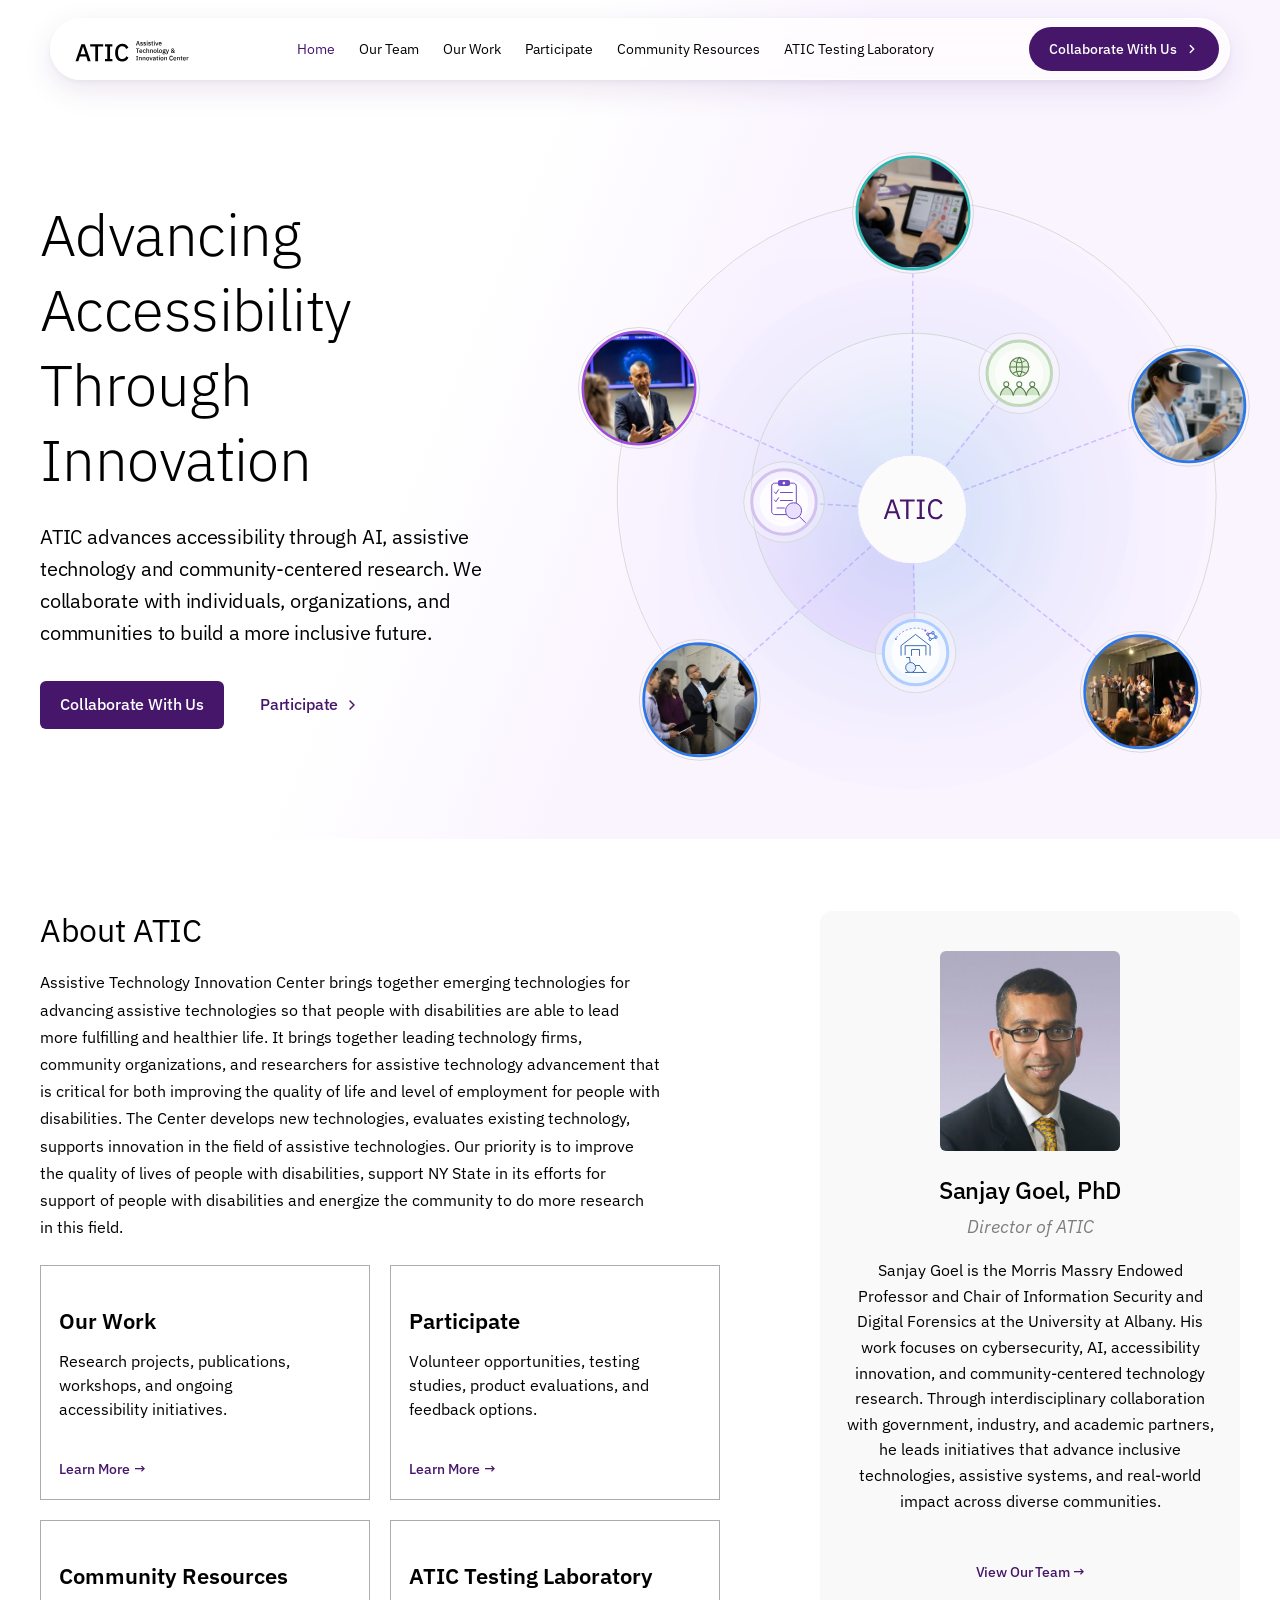
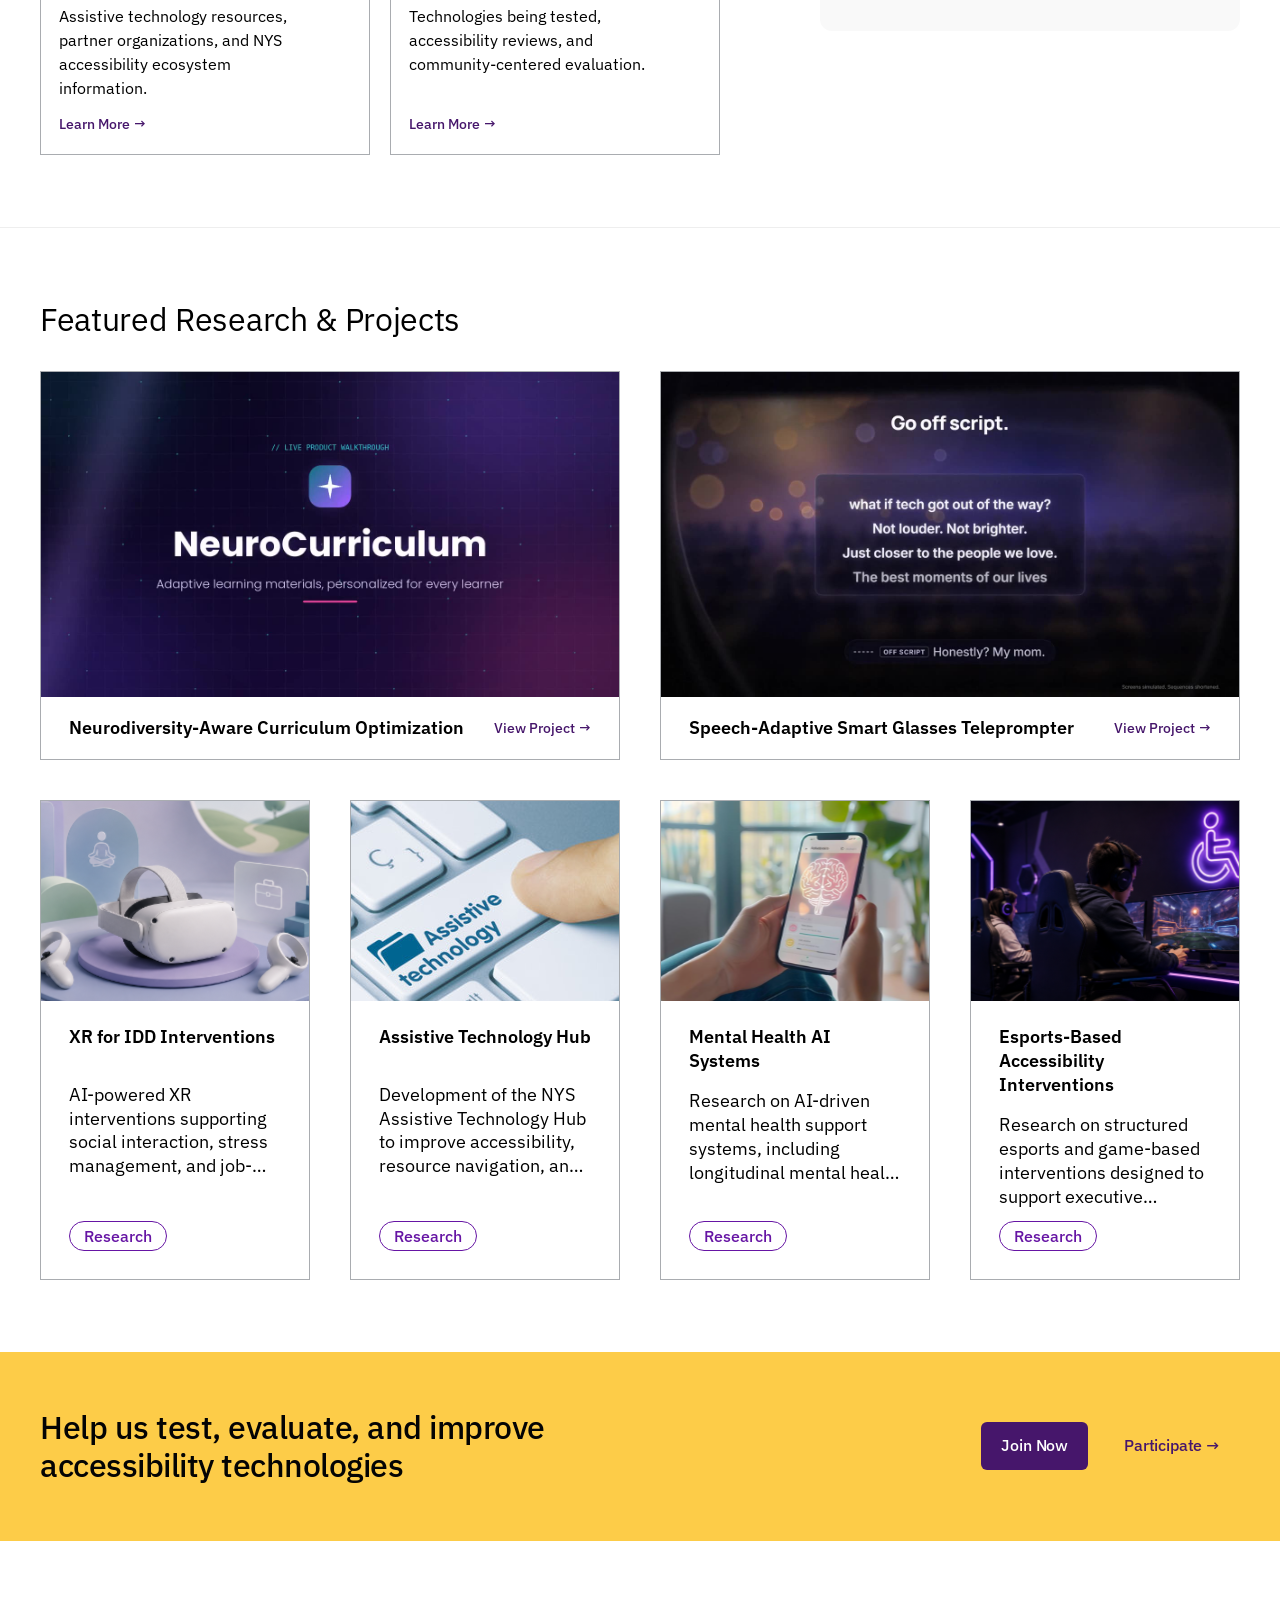
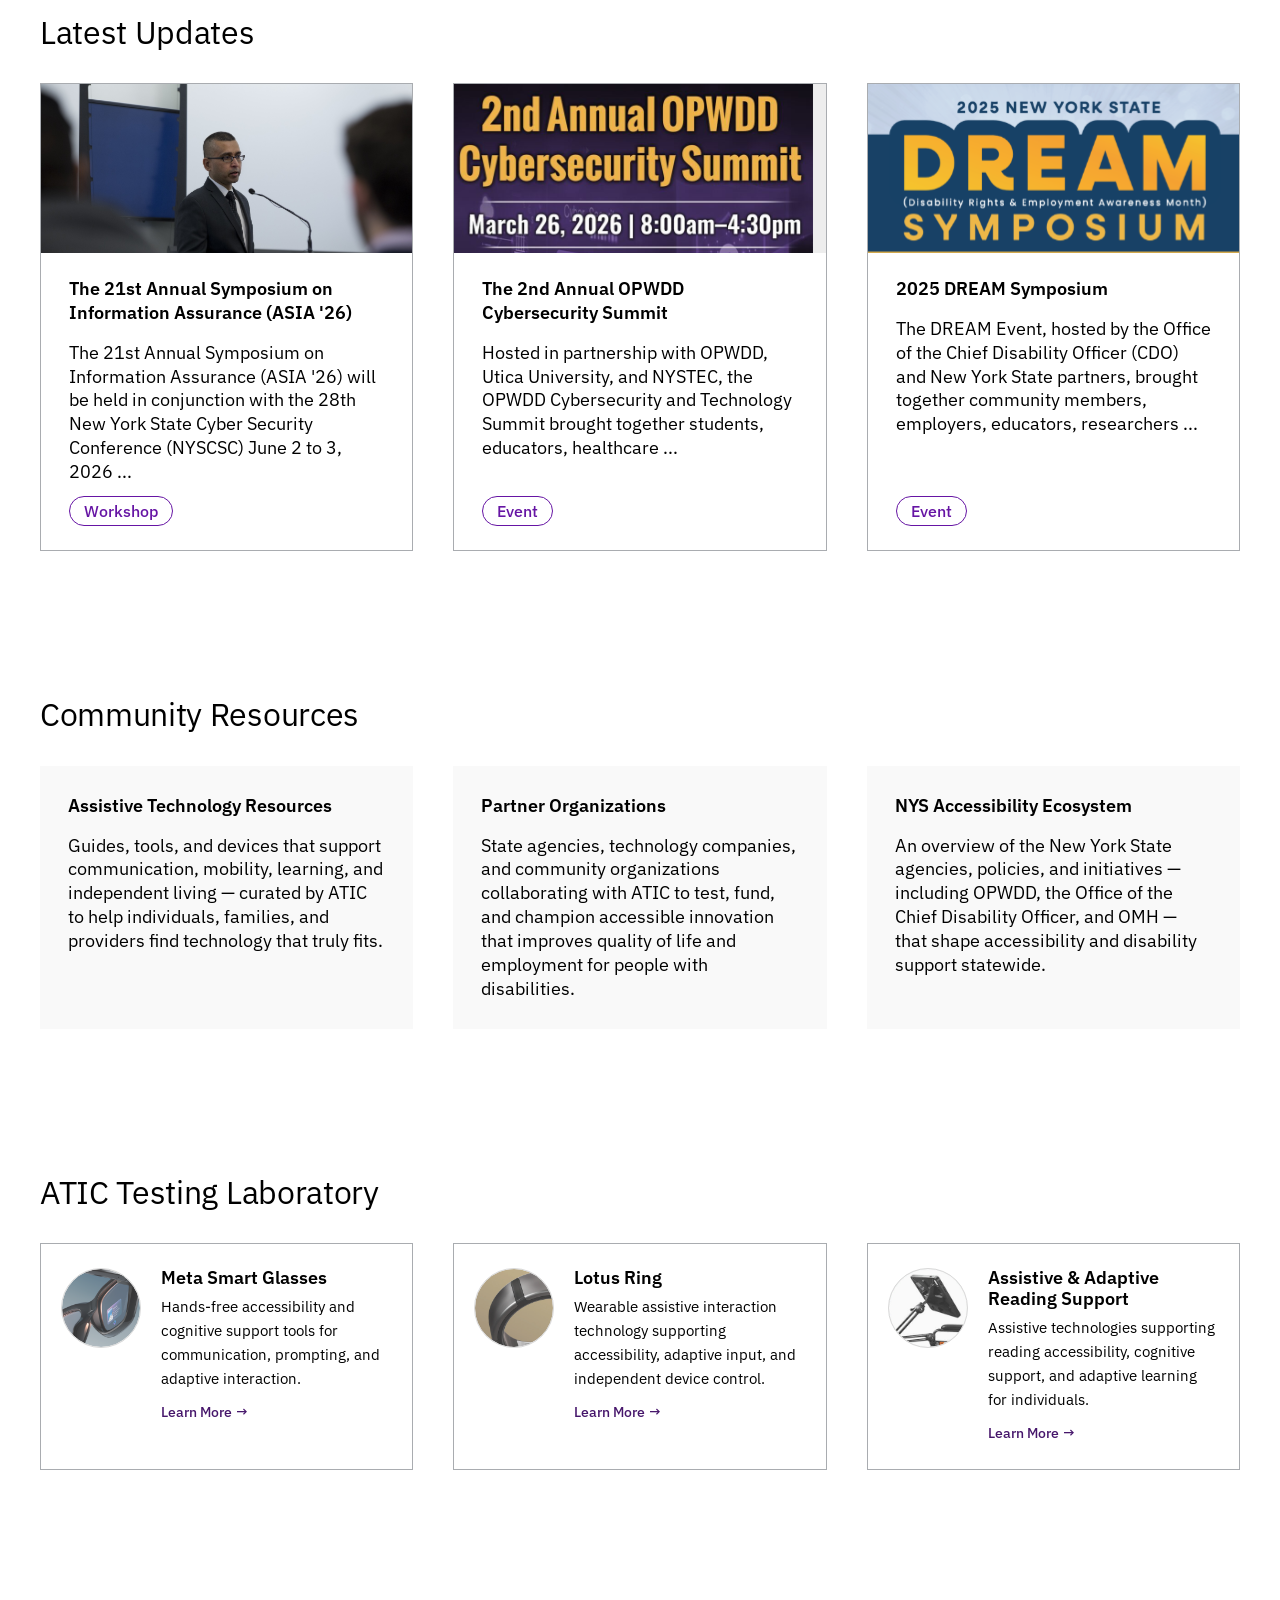
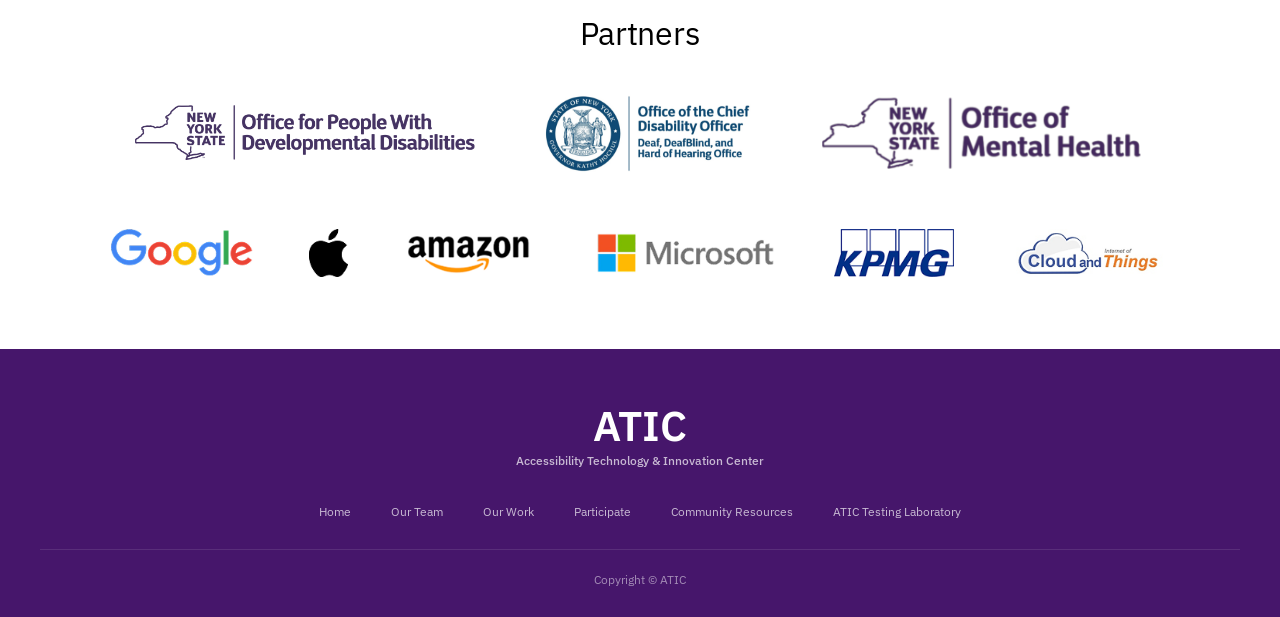
<file: index.html>
<!DOCTYPE html>
<html lang="en">
<head>
  <meta charset="UTF-8" />
  <meta name="viewport" content="width=device-width, initial-scale=1.0" />
  <title>ATIC — Accessibility Technology &amp; Innovation Center</title>
  <meta name="description" content="ATIC advances accessibility through AI-powered technology, assistive technology, neurodiversity, XR, and mental health innovation." />
  <link rel="stylesheet" href="css/styles.css?v=2" />
  <link rel="stylesheet" href="css/nav-pill.css" />
</head>
<body class="page-body">

<!-- ═══════════ NAVBAR ═══════════ -->
<nav class="navbar">
  <div class="container nav-inner">

    <!-- Logo: "ATIC" large + small subtitle beside it (from Figma) -->
    <a href="index.html" class="nav-logo"><img src="assets/images/atic_logo_svg.svg" alt="ATIC - Assistive Technology &amp; Innovation Center" class="nav-logo-img"></a>

    <!-- Nav links: active = #46166B -->
    <div class="nav-links">
      <a href="index.html"                  class="active">Home</a>
      <a href="our-team.html">Our Team</a>
      <a href="our-work.html">Our Work</a>
      <a href="participate.html">Participate</a>
      <a href="community-resources.html">Community Resources</a>
      <a href="atic-testing-laboratory.html">ATIC Testing Laboratory</a>
    </div>
    <a href="our-work.html" class="gh-nav-cta"><span class="gh-nav-cta-label">Collaborate With Us</span>
      <svg width="14" height="14" viewBox="0 0 16 16" fill="none" aria-hidden="true"><path d="M6 12l4-4-4-4" stroke="#fff" stroke-width="1.6" stroke-linecap="round" stroke-linejoin="round"/></svg>
    </a>
    <button class="hamburger" aria-label="Menu"><span></span><span></span><span></span></button>
  </div>
</nav>
<div class="mobile-nav">
  <a href="index.html" class="active">Home</a>
  <a href="our-team.html">Our Team</a>
  <a href="our-work.html">Our Work</a>
  <a href="participate.html">Participate</a>
  <a href="community-resources.html">Community Resources</a>
  <a href="atic-testing-laboratory.html">ATIC Testing Laboratory</a>
  <a href="our-work.html" class="gh-nav-cta"><span class="gh-nav-cta-label">Collaborate With Us</span>
    <svg width="14" height="14" viewBox="0 0 16 16" fill="none" aria-hidden="true"><path d="M6 12l4-4-4-4" stroke="#fff" stroke-width="1.6" stroke-linecap="round" stroke-linejoin="round"/></svg>
  </a>
</div>

<!-- ═══════════ HERO ═══════════
     bg: linear-gradient(111.95deg,#FFFFFF 37.01%,#FAF4FF 55%)
     heading: font-weight 300, 64px
     buttons: #46166B filled + #46166B outline
-->
<section class="hero-home">
  <div class="container hero-grid">

    <div class="hero-content">
      <h1 class="h-hero">Advancing<br>Accessibility<br>Through Innovation</h1>
      <p class="hero-desc">ATIC advances accessibility through AI, assistive technology and community-centered research. We collaborate with individuals, organizations, and communities to build a more inclusive future.</p>
      <div class="hero-actions">
        <a href="our-work.html"    class="btn-primary">Collaborate With Us</a>
        <a href="participate.html" class="btn-outline">Participate
          <svg width="16" height="16" viewBox="0 0 16 16" fill="none"><path d="M6 12l4-4-4-4" stroke="#46166B" stroke-width="1.5" stroke-linecap="round" stroke-linejoin="round"/></svg>
        </a>
      </div>
    </div>

    <!-- Orbital illustration -->
    <div class="hero-illustration" aria-hidden="true">
      <div class="hero-orb">
        <svg class="orb-final" viewBox="0 0 686 623" xmlns="http://www.w3.org/2000/svg">
          <defs>
            <clipPath id="clip-orbit-top"><circle cx="335" cy="61" r="55"/></clipPath>
            <clipPath id="clip-orbit-left"><circle cx="61" cy="236" r="55"/></clipPath>
            <clipPath id="clip-orbit-right"><circle cx="610.82" cy="253.82" r="55"/></clipPath>
            <clipPath id="clip-orbit-bottom-left"><circle cx="121.82" cy="547.82" r="55"/></clipPath>
            <clipPath id="clip-orbit-bottom-right"><circle cx="562.82" cy="539.82" r="55"/></clipPath>
          </defs>

          <image href="assets/images/circle/Ellipse%20622.svg" x="40.82" y="49.01" width="588.61" height="588.61"/>
          <path
            d="M121.82 547.82 A294.31 294.31 0 0 1 335.13 49.01 A294.31 294.31 0 0 1 562.82 539.82"
            fill="none"
            stroke="#D9D9D9"
            stroke-width="1"
            stroke-linecap="round"
            stroke-linejoin="round"
          />
          <image href="assets/images/circle/Ellipse%20609.svg" x="114" y="123" width="441.46" height="441.46"/>
          <image href="assets/images/circle/Ellipse%20635.svg" x="172.91" y="181.1" width="268.59" height="324.9"/>
          <path
            d="M335.13 505.54 A162.22 162.22 0 1 1 439.40 219.00"
            fill="none"
            stroke="#D9D9D9"
            stroke-width="1"
            stroke-linecap="round"
          />

          <g stroke="#CFBAFF" stroke-width="1.5" stroke-dasharray="4 4" stroke-linecap="round" opacity="0.92">
            <line x1="334.09" y1="357.5" x2="335" y2="61"/>
            <line x1="334.09" y1="357.5" x2="61" y2="236"/>
            <line x1="334.09" y1="357.5" x2="610.82" y2="253.82"/>
            <line x1="334.09" y1="357.5" x2="121.82" y2="547.82"/>
            <line x1="334.09" y1="357.5" x2="562.82" y2="539.82"/>
            <line x1="334.09" y1="357.5" x2="206" y2="350"/>
            <line x1="334.09" y1="357.5" x2="441.26" y2="221.26"/>
            <line x1="334.09" y1="357.5" x2="337.54" y2="500.5"/>
          </g>

          <image href="assets/images/circle/Group%201707481581.svg" x="80.59" y="108" width="507" height="507"/>

          <g>
            <circle cx="335" cy="61" r="60.5" fill="none" stroke="#D9D9D9" stroke-width="1"/>
            <circle cx="335" cy="61" r="56" fill="none" stroke="#2BB7B1" stroke-width="3"/>
            <g clip-path="url(#clip-orbit-top)">
              <image href="assets/images/image%2084.svg" x="279" y="5" width="112" height="112" preserveAspectRatio="xMidYMid slice"/>
            </g>
          </g>

          <g>
            <circle cx="61" cy="236" r="60.5" fill="none" stroke="#D9D9D9" stroke-width="1"/>
            <circle cx="61" cy="236" r="56" fill="none" stroke="#9D4CDB" stroke-width="3"/>
            <g clip-path="url(#clip-orbit-left)">
              <image href="assets/images/image%2082.svg" x="5" y="180" width="112" height="112" preserveAspectRatio="xMidYMid slice"/>
            </g>
          </g>

          <g>
            <circle cx="610.82" cy="253.82" r="60.5" fill="none" stroke="#D9D9D9" stroke-width="1"/>
            <circle cx="610.82" cy="253.82" r="56" fill="none" stroke="#2D77E5" stroke-width="3"/>
            <g clip-path="url(#clip-orbit-right)">
              <image href="assets/images/image-83.svg" x="554.82" y="197.82" width="112" height="112" preserveAspectRatio="xMidYMid slice"/>
            </g>
          </g>

          <g>
            <circle cx="121.82" cy="547.82" r="60.5" fill="none" stroke="#D9D9D9" stroke-width="1"/>
            <circle cx="121.82" cy="547.82" r="56" fill="none" stroke="#2D77E5" stroke-width="3"/>
            <g clip-path="url(#clip-orbit-bottom-left)">
              <image href="assets/images/image%2083%20(3).svg" x="65.82" y="491.82" width="112" height="112" preserveAspectRatio="xMidYMid slice"/>
            </g>
          </g>

          <g>
            <circle cx="562.82" cy="539.82" r="60.5" fill="none" stroke="#D9D9D9" stroke-width="1"/>
            <circle cx="562.82" cy="539.82" r="56" fill="none" stroke="#2D77E5" stroke-width="3"/>
            <g clip-path="url(#clip-orbit-bottom-right)">
              <image href="assets/images/image%2083%20(2).svg" x="506.82" y="483.82" width="112" height="112" preserveAspectRatio="xMidYMid slice"/>
            </g>
          </g>

          <g>
            <circle cx="206" cy="350" r="40.27" fill="#FFFFFF" fill-opacity="0.25" stroke="#D9D9D9" stroke-width="1"/>
            <image href="assets/images/circle/atic_research_testing%201.svg" x="171" y="315" width="70" height="70"/>
          </g>

          <g>
            <circle cx="441.26" cy="221.26" r="40.27" fill="#FFFFFF" fill-opacity="0.25" stroke="#D9D9D9" stroke-width="1"/>
            <image href="assets/images/circle/atic_community_partnership%201.svg" x="406.26" y="186.26" width="70" height="70"/>
          </g>

          <g>
            <circle cx="337.54" cy="500.5" r="40.27" fill="#FFFFFF" fill-opacity="0.25" stroke="#D9D9D9" stroke-width="1"/>
            <image href="assets/images/circle/atic_assistive_technology%201.svg" x="302.54" y="465.5" width="70" height="70"/>
          </g>
        </svg>
      </div>
    </div>

  </div>
</section>

<!-- ═══════════ ABOUT ATIC ═══════════ -->
<section class="about-home">
  <div class="container">
    <div class="about-home-grid">
      <div class="about-copy">
        <h2 class="h-section">About ATIC</h2>
        <p class="about-home-text">Assistive Technology Innovation Center brings together emerging technologies for advancing assistive technologies so that people with disabilities are able to lead more fulfilling and healthier life. It brings together leading technology firms, community organizations, and researchers for assistive technology advancement that is critical for both improving the quality of life and level of employment for people with disabilities. The Center develops new technologies, evaluates existing technology, supports innovation in the field of assistive technologies. Our priority is to improve the quality of lives of people with disabilities, support NY State in its efforts for support of people with disabilities and energize the community to do more research in this field.</p>

        <div class="about-links-grid">
          <div class="about-link-card">
            <p class="h-item">Our Work</p>
            <p>Research projects, publications, workshops, and ongoing accessibility initiatives.</p>
            <a href="our-work.html" class="link-btn">Learn More</a>
          </div>

          <div class="about-link-card">
            <p class="h-item">Participate</p>
            <p>Volunteer opportunities, testing studies, product evaluations, and feedback options.</p>
            <a href="participate.html" class="link-btn">Learn More</a>
          </div>

          <div class="about-link-card">
            <p class="h-item">Community Resources</p>
            <p>Assistive technology resources, partner organizations, and NYS accessibility ecosystem information.</p>
            <a href="community-resources.html" class="link-btn">Learn More</a>
          </div>

          <div class="about-link-card">
            <p class="h-item">ATIC Testing Laboratory</p>
            <p>Technologies being tested, accessibility reviews, and community-centered evaluation.</p>
            <a href="atic-testing-laboratory.html" class="link-btn">Learn More</a>
          </div>
        </div>
      </div>

      <div class="about-profile">
        <div class="about-profile-card">
          <img src="assets/images/sanjay-goel.png" alt="Sanjay Goel, PhD" class="about-profile-photo"/>
          <p class="about-profile-name">Sanjay Goel, PhD</p>
          <p class="about-profile-role">Director of ATIC</p>
          <p class="about-profile-bio">Sanjay Goel is the Morris Massry Endowed Professor and Chair of Information Security and Digital Forensics at the University at Albany. His work focuses on cybersecurity, AI, accessibility innovation, and community-centered technology research. Through interdisciplinary collaboration with government, industry, and academic partners, he leads initiatives that advance inclusive technologies, assistive systems, and real-world impact across diverse communities.</p>
          <a href="our-team.html" class="btn-outline btn-sm mt-16">View Our Team →</a>
        </div>
      </div>
    </div>
  </div>
</section>

<!-- ═══════════ FEATURED RESEARCH & PROJECTS ═══════════
     4 cols, border:1px solid #A9ACB0, image #EDEDED
     Card title: 28px 600, desc: 18px 400, "Research" badge tag
-->
<section class="featured-research">
  <div class="container">
    <div class="section-header">
      <h2 class="h-section">Featured Research &amp; Projects</h2>
    </div>
    <!-- Featured videos: self-hosted, muted autoplay loop (files in assets/videos) -->
    <div class="video-grid">
      <figure class="v-card">
        <a class="v-frame" href="https://youtu.be/12F0Cmocm2Q" target="_blank" rel="noopener" aria-label="Watch Neurodiversity-Aware Curriculum Optimization on YouTube (opens in a new tab)">
          <video src="assets/videos/neurocurriculum-web.mp4" poster="assets/videos/neurocurriculum-web-poster.jpg" autoplay muted loop playsinline preload="metadata"
                 aria-hidden="true"></video>
          <span class="v-yt">Watch on YouTube</span>
        </a>
        <figcaption class="v-body">
          <p class="h-card">Neurodiversity-Aware Curriculum Optimization</p>
          <a href="project-neurodiversity-curriculum.html" class="link-btn">View Project</a>
        </figcaption>
      </figure>

      <figure class="v-card">
        <a class="v-frame" href="https://youtu.be/S6MFkrbCr68" target="_blank" rel="noopener" aria-label="Watch Speech-Adaptive Smart Glasses Teleprompter on YouTube (opens in a new tab)">
          <video src="assets/videos/smart-glasses-web.mp4" poster="assets/videos/smart-glasses-web-poster.jpg" autoplay muted loop playsinline preload="metadata"
                 aria-hidden="true"></video>
          <span class="v-yt">Watch on YouTube</span>
        </a>
        <figcaption class="v-body">
          <p class="h-card">Speech-Adaptive Smart Glasses Teleprompter</p>
          <a href="project-smart-glasses.html" class="link-btn">View Project</a>
        </figcaption>
      </figure>
    </div>

    <!-- Other projects (not covered by the videos above) -->
    <div class="research-grid">

      <a class="r-card" href="project-xr-idd.html">
        <div class="r-img"><img src="assets/images/image 81.svg" alt=""></div>
        <div class="r-body">
          <p class="h-card">XR for IDD Interventions</p>
          <p>AI-powered XR interventions supporting social interaction, stress management, and job-readiness training for individuals with IDD.</p>
          <span class="tag tag-research" style="align-self:flex-start;margin-top:auto;">Research</span>
        </div>
      </a>

      <a class="r-card" href="project-at-hub.html">
        <div class="r-img"><img src="assets/images/image 88.svg" alt=""></div>
        <div class="r-body">
          <p class="h-card">Assistive Technology Hub</p>
          <p>Development of the NYS Assistive Technology Hub to improve accessibility, resource navigation, and community access to assistive technology services, organizations, and support systems across New York State.</p>
          <span class="tag tag-research" style="align-self:flex-start;margin-top:auto;">Research</span>
        </div>
      </a>

      <a class="r-card" href="project-mental-health-ai.html">
        <div class="r-img"><img src="assets/images/image 87.svg" alt=""></div>
        <div class="r-body">
          <p class="h-card">Mental Health AI Systems</p>
          <p>Research on AI-driven mental health support systems, including longitudinal mental health tracking, explainable depression and PTSD detection, safety-aware AI architectures, and clinically grounded multimodal AI technologies.</p>
          <span class="tag tag-research" style="align-self:flex-start;margin-top:auto;">Research</span>
        </div>
      </a>

      <div class="r-card">
        <div class="r-img"><img src="assets/images/image 86.svg" alt=""></div>
        <div class="r-body">
          <p class="h-card">Esports-Based Accessibility Interventions</p>
          <p>Research on structured esports and game-based interventions designed to support executive functioning, social interaction, accessibility, teamwork, and cognitive skill development for neurodiverse and disability communities.</p>
          <span class="tag tag-research" style="align-self:flex-start;margin-top:auto;">Research</span>
        </div>
      </div>

    </div>
  </div>
</section>

<!-- ═══════════ CTA BANNER ═══════════
     background:#FDCC48, text:#040404, buttons:#46166B
-->
<div class="cta-banner">
  <div class="container cta-inner">
    <h2>Help us test, evaluate, and improve accessibility technologies</h2>
    <div class="cta-btns">
      <a href="participate.html" class="btn-primary">Join Now</a>
      <a href="participate.html" class="btn-outline">Participate →</a>
    </div>
  </div>
</div>

<!-- ═══════════ LATEST UPDATES ═══════════
     border:1px solid #A9ACB0, image:#EDEDED
     "Workshop" tag: #166B5A | "Event" tag: #DEA303
-->
<section class="latest-updates">
  <div class="container">
    <h2 class="h-section">Latest Updates</h2>
    <div class="updates-grid">

      <!-- Card 1: Workshop -->
      <div class="u-card">
        <div class="u-img"><img src="assets/images/image 95.svg" alt=""></div>
        <div class="u-body">
          <p class="h-card">The 21st Annual Symposium on Information Assurance (ASIA '26)</p>
          <p>The 21st Annual Symposium on Information Assurance (ASIA '26) will be held in conjunction with the 28th New York State Cyber Security Conference (NYSCSC) June 2 to 3, 2026 ...</p>
          <span class="tag tag-workshop" style="align-self:flex-start;margin-top:auto;">Workshop</span>
        </div>
      </div>

      <!-- Card 2: Event -->
      <div class="u-card">
        <div class="u-img"><img src="assets/images/image 92.svg" alt=""></div>
        <div class="u-body">
          <p class="h-card">The 2nd Annual OPWDD Cybersecurity Summit</p>
          <p>Hosted in partnership with OPWDD, Utica University, and NYSTEC, the OPWDD Cybersecurity and Technology Summit brought together students, educators, healthcare ...</p>
          <span class="tag tag-event" style="align-self:flex-start;margin-top:auto;">Event</span>
        </div>
      </div>

      <!-- Card 3: Event -->
      <div class="u-card">
        <div class="u-img"><img src="assets/images/image 92 (3).svg" alt=""></div>
        <div class="u-body">
          <p class="h-card">2025 DREAM Symposium</p>
          <p>The DREAM Event, hosted by the Office of the Chief Disability Officer (CDO) and New York State partners, brought together community members, employers, educators, researchers ...</p>
          <span class="tag tag-event" style="align-self:flex-start;margin-top:auto;">Event</span>
        </div>
      </div>

    </div>
  </div>
</section>

<!-- ═══════════ COMMUNITY RESOURCES ═══════════
     background:#F9F9F9 cards, no border
-->
<section class="community-section">
  <div class="container">
    <h2 class="h-section">Community Resources</h2>
    <div class="comm-grid">

      <div class="comm-card">
        <p class="h-card">Assistive Technology Resources</p>
        <p>Guides, tools, and devices that support communication, mobility, learning, and independent living — curated by ATIC to help individuals, families, and providers find technology that truly fits.</p>
      </div>

      <div class="comm-card">
        <p class="h-card">Partner Organizations</p>
        <p>State agencies, technology companies, and community organizations collaborating with ATIC to test, fund, and champion accessible innovation that improves quality of life and employment for people with disabilities.</p>
      </div>

      <div class="comm-card">
        <p class="h-card">NYS Accessibility Ecosystem</p>
        <p>An overview of the New York State agencies, policies, and initiatives — including OPWDD, the Office of the Chief Disability Officer, and OMH — that shape accessibility and disability support statewide.</p>
      </div>

    </div>
  </div>
</section>

<!-- ═══════════ ATIC TESTING LAB PREVIEW ═══════════
     border:1px solid #A9ACB0, circular 80px photo left
-->
<section class="lab-preview">
  <div class="container">
    <h2 class="h-section">ATIC Testing Laboratory</h2>
    <div class="lab-grid">

      <div class="lab-card">
        <div class="lab-circle"><img src="assets/images/Ellipse 131.svg" alt=""></div>
        <div class="lab-body">
          <p class="h-card" style="font-size:1.125rem;">Meta Smart Glasses</p>
          <p style="font-size:.9375rem;margin-bottom:8px;">Hands-free accessibility and cognitive support tools for communication, prompting, and adaptive interaction.</p>
          <a href="atic-testing-laboratory.html" class="link-btn">Learn More</a>
        </div>
      </div>

      <div class="lab-card">
        <div class="lab-circle"><img src="assets/images/Ellipse 130.svg" alt=""></div>
        <div class="lab-body">
          <p class="h-card" style="font-size:1.125rem;">Lotus Ring</p>
          <p style="font-size:.9375rem;margin-bottom:8px;">Wearable assistive interaction technology supporting accessibility, adaptive input, and independent device control.</p>
          <a href="atic-testing-laboratory.html" class="link-btn">Learn More</a>
        </div>
      </div>

           <div class="lab-card">
        <div class="lab-circle"><img src="assets/images/Ellipse 130 (1).svg" alt=""></div>
        <div class="lab-body">
          <p class="h-card" style="font-size:1.125rem;">Assistive & Adaptive Reading Support</p>
          <p style="font-size:.9375rem;margin-bottom:8px;">Assistive technologies supporting reading accessibility, cognitive support, and adaptive learning for individuals.</p>
          <a href="atic-testing-laboratory.html" class="link-btn">Learn More</a>
        </div>
      </div>
        </div>
      </div>

    </div>
  </div>
</section>

<!-- ═══════════ PARTNERS ═══════════ -->
<section class="partners-section">
  <div class="container">
    <h2 class="h-section text-center" style="margin-bottom:40px;">Partners</h2>

    <!-- Govt / Founded logos — real SVG logos -->
    <div class="govt-logos">
      <div class="govt-logo">
        <img src="assets/images/image-72.svg" alt="Office for People With Developmental Disabilities">
      </div>
      <div class="govt-logo">
        <img src="assets/images/image-73.svg" alt="Office of the Chief Disability Officer">
      </div>
      <div class="govt-logo">
        <img src="assets/images/image-24.svg" alt="Office of Mental Health">
      </div>
    </div>

    <!-- Industry logos — real PNGs, always full colour -->
    <div class="industry-logos">
      <img src="assets/images/logo-google.png"        alt="Google"          class="ind-logo">
      <img src="assets/images/logo-apple.png"         alt="Apple"           class="ind-logo">
      <img src="assets/images/logo-amazon.png"        alt="Amazon"          class="ind-logo">
      <img src="assets/images/logo-microsoft.png"     alt="Microsoft"       class="ind-logo">
      <img src="assets/images/logo-kpmg.png"          alt="KPMG"            class="ind-logo">
      <img src="assets/images/logo-cloudofthings.png" alt="Cloud of Things" class="ind-logo">
    </div>
  </div>
</section>

<!-- ═══════════ FOOTER ═══════════
     background:#46166B (same as primary purple — from Figma)
     ATIC 42px 600, subtitle 12px, nav 12px, copyright 12px
     All centered
-->
<footer>
  <div class="container">
    <div class="footer-logo-wrap">
      <span class="footer-atic">ATIC</span>
      <span class="footer-sub">Accessibility Technology &amp; Innovation Center</span>
    </div>
    <nav class="footer-nav">
      <a href="index.html">Home</a>
      <a href="our-team.html">Our Team</a>
      <a href="our-work.html">Our Work</a>
      <a href="participate.html">Participate</a>
      <a href="community-resources.html">Community Resources</a>
      <a href="atic-testing-laboratory.html">ATIC Testing Laboratory</a>
    </nav>
    <p class="footer-copy">Copyright &copy; ATIC</p>
  </div>
</footer>

<script src="js/main.js"></script>
</body>
</html>
</file>
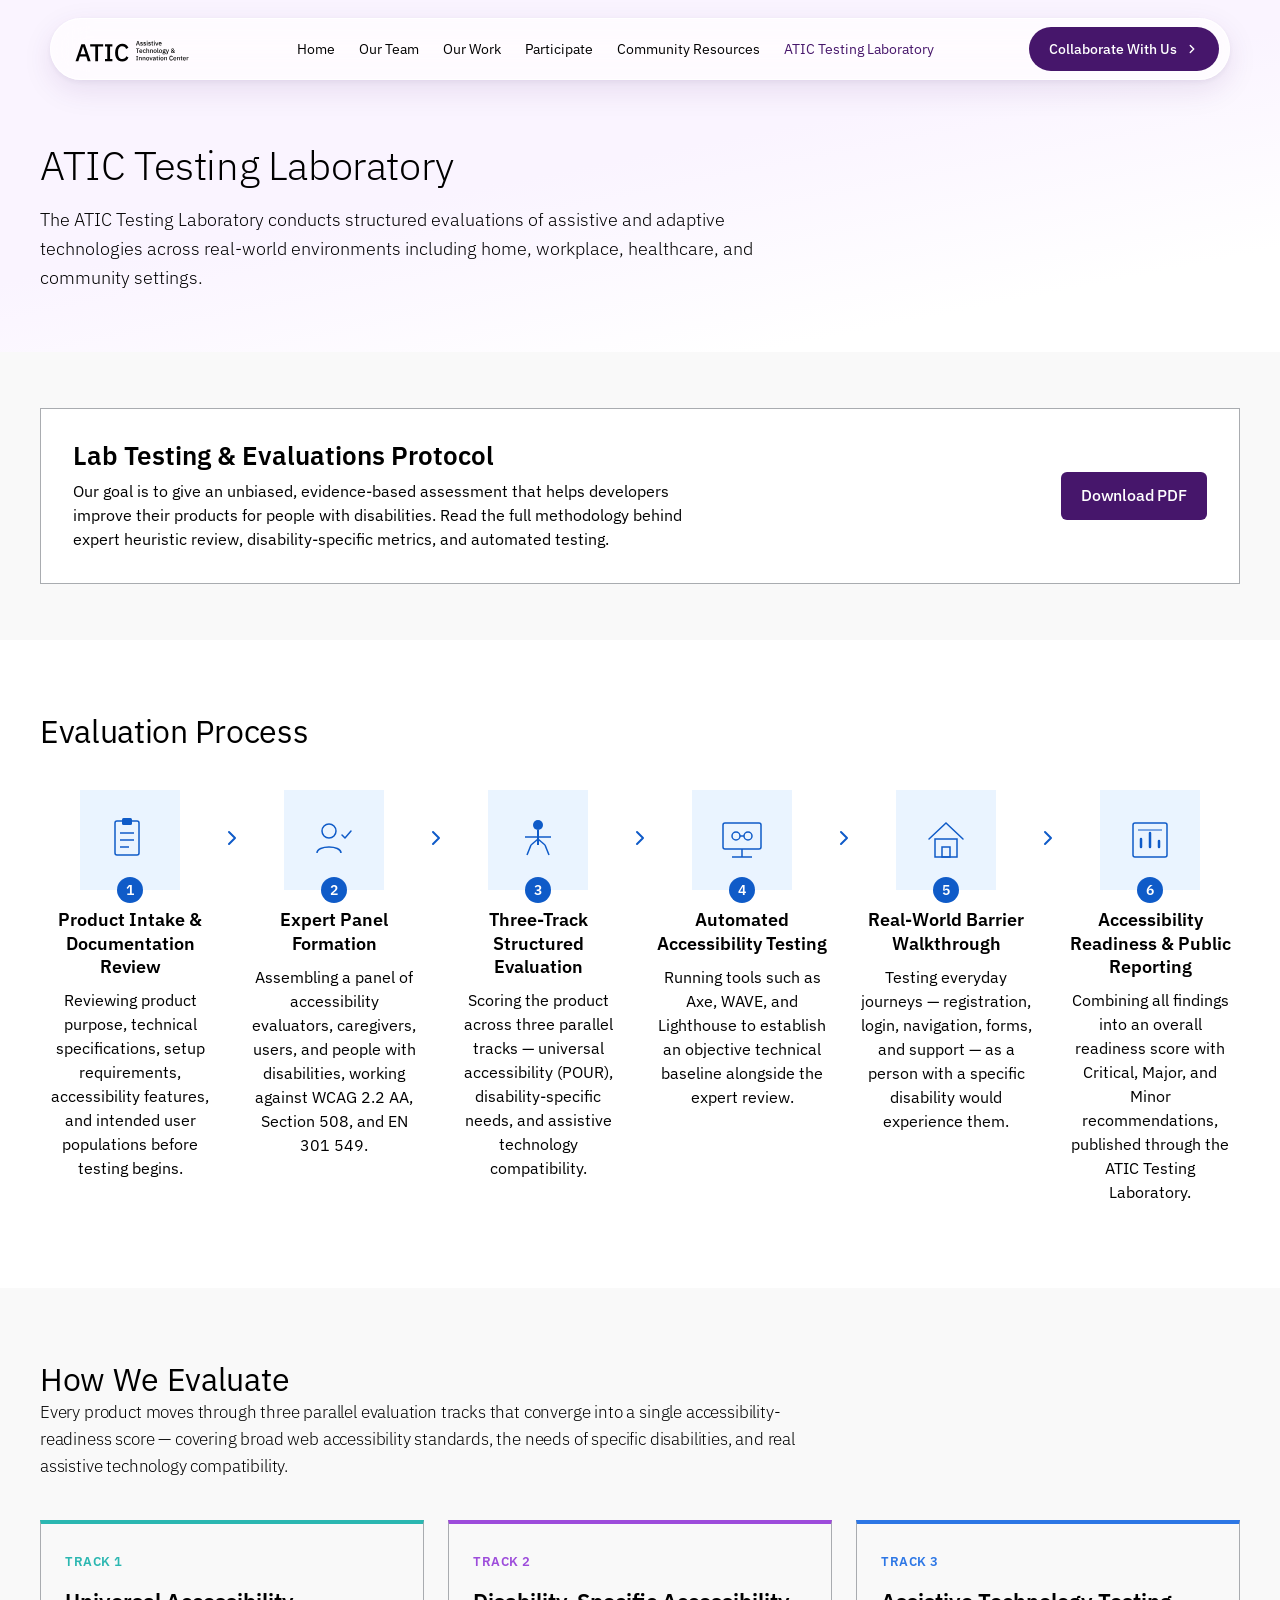
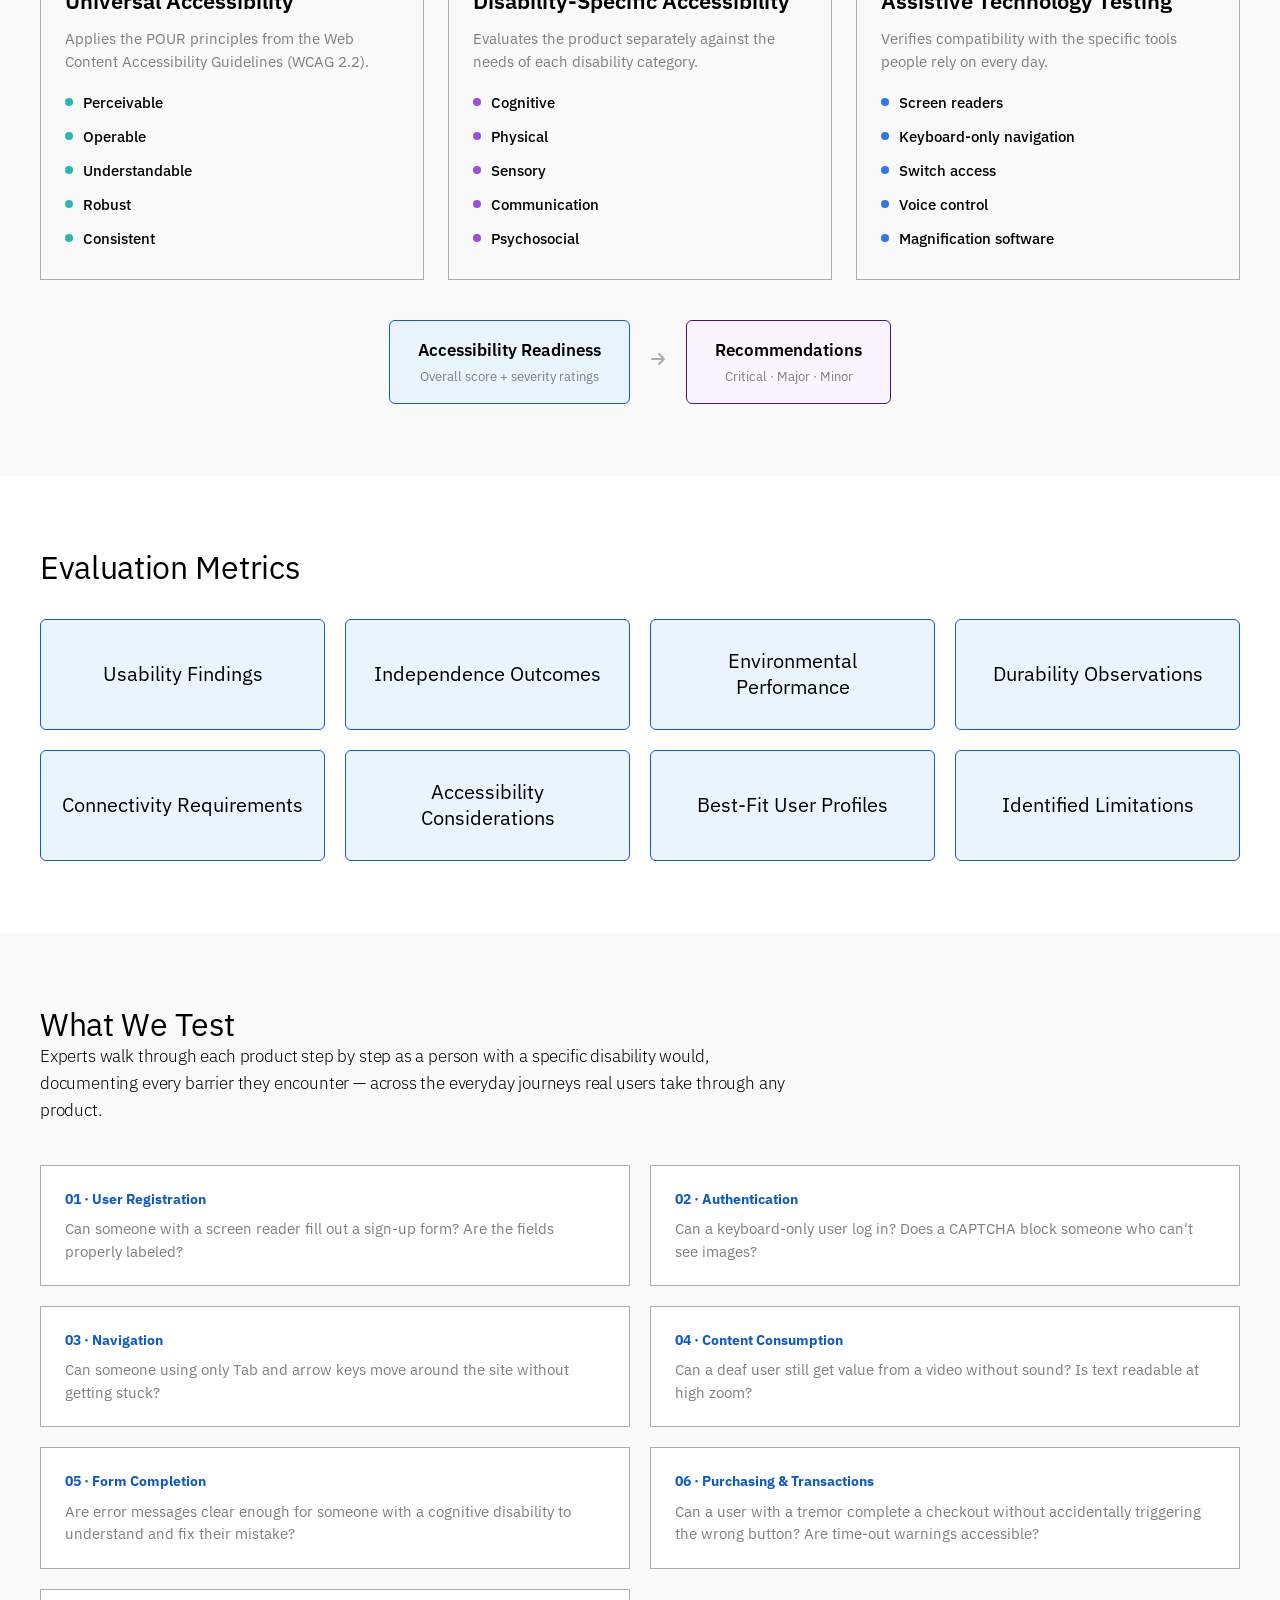
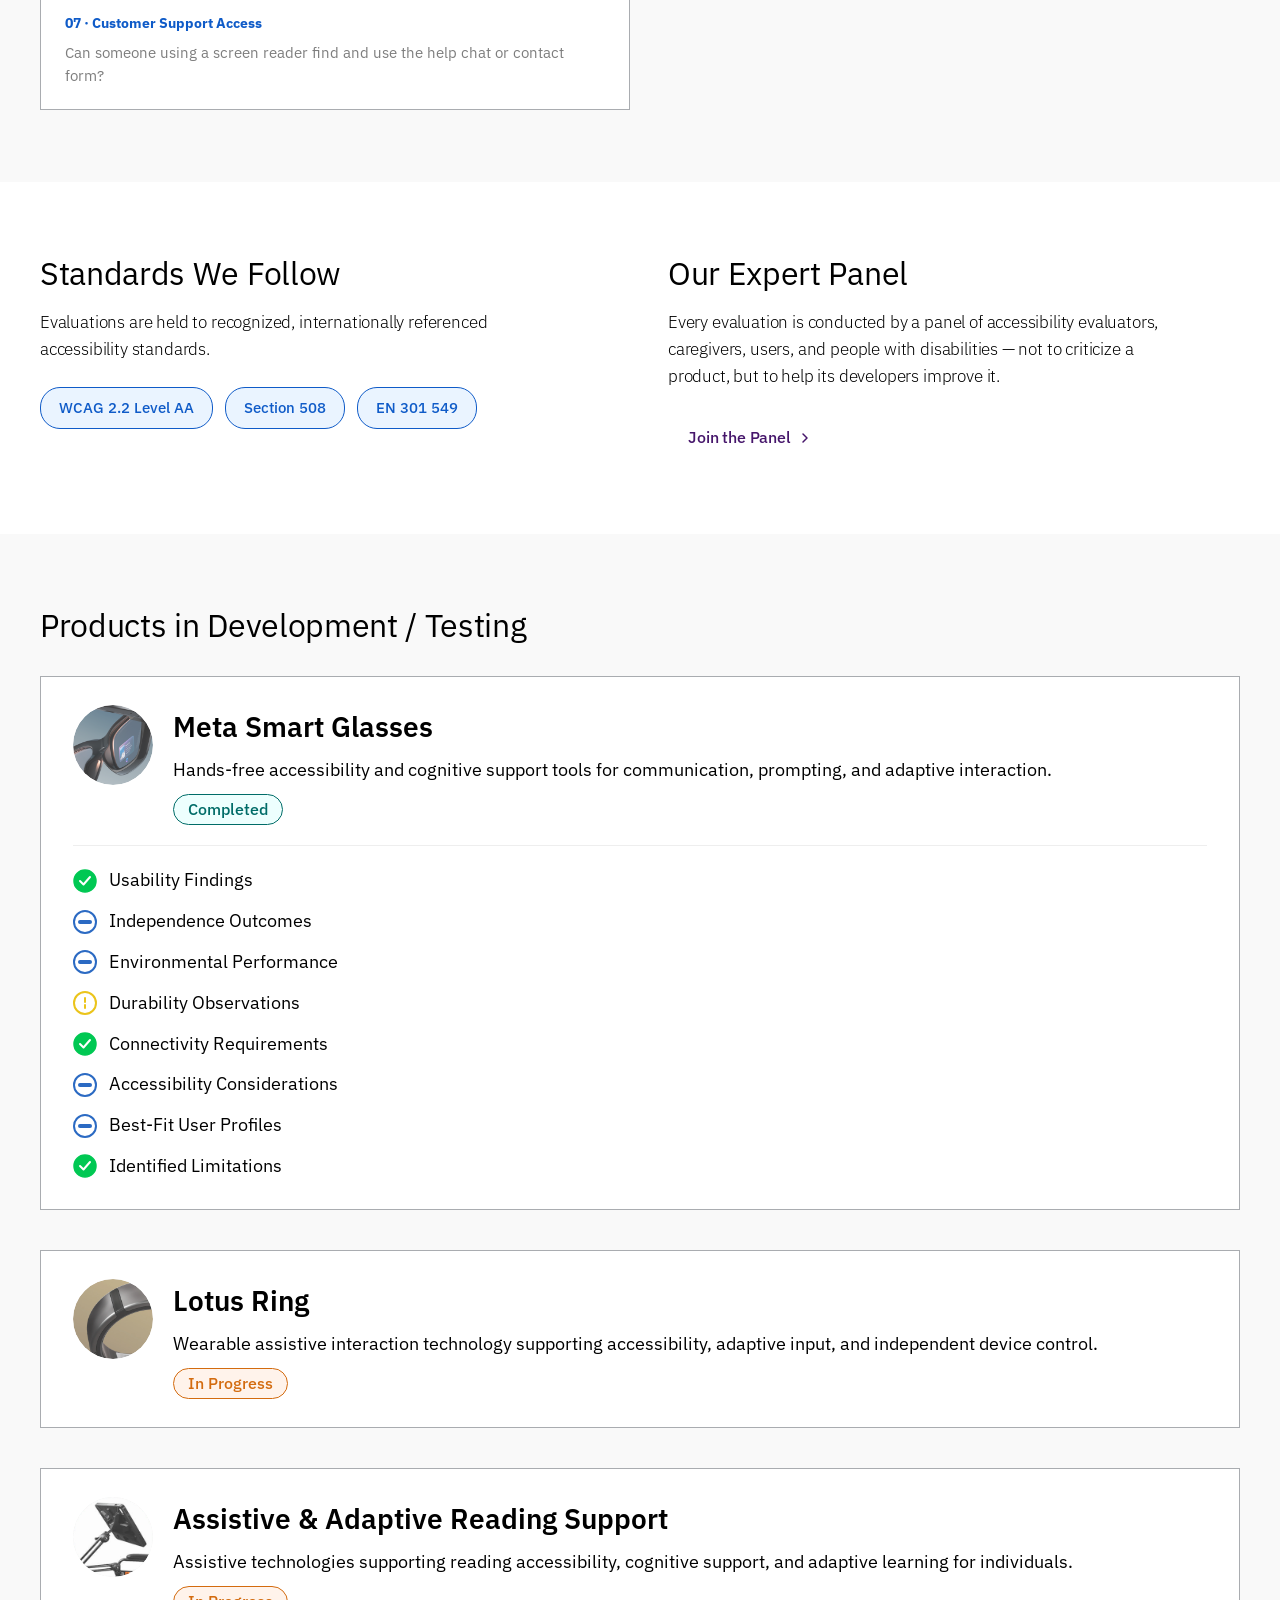
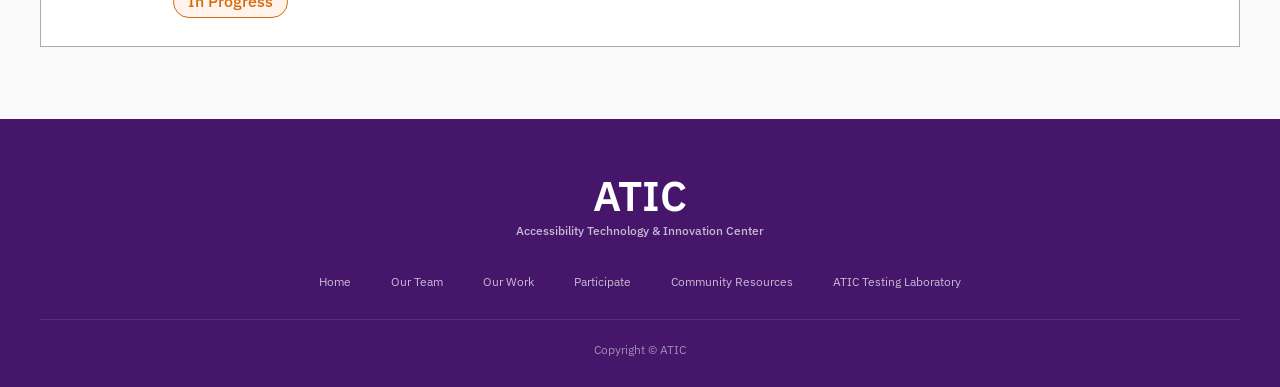
<file: atic-testing-laboratory.html>
<!DOCTYPE html>
<html lang="en">
<head>
  <meta charset="UTF-8" />
  <meta name="viewport" content="width=device-width, initial-scale=1.0" />
  <title>ATIC Testing Laboratory — ATIC</title>
  <meta name="description" content="The ATIC Testing Laboratory conducts structured evaluations of assistive and adaptive technologies across real-world environments." />
  <link rel="stylesheet" href="css/styles.css" />
  <link rel="stylesheet" href="css/nav-pill.css" />
  <style>
    /* ── ATIC Testing Laboratory page overrides (from Figma CSS) ── */

    /* Standardised subpage hero — 40px title / 18px subtitle / 60px padding */
    .hero-lab {
      background: linear-gradient(348.74deg, #FFFFFF 17.06%, #FAF4FF 53.49%);
      padding: calc(80px + 60px) 0 60px;
    }
    .hero-lab h1,
    .hero-lab .h-hero {
      font-size: 2.5rem !important; /* 40px */
      font-weight: 300 !important;
      line-height: 1.25;
      margin-bottom: 16px;
    }
    .hero-lab .hero-desc-lg,
    .hero-lab p {
      font-size: 1.125rem !important; /* 18px */
      font-weight: 300 !important;
      max-width: 720px;
      color: var(--text);
      line-height: 1.6;
    }

    /* ── Evaluation Process ── */
    .eval-flow {
      display: flex;
      align-items: flex-start;
      overflow-x: auto;
      padding-bottom: 12px;
      gap: 0;
      margin-top: 40px;
    }
    .eval-step {
      flex: 1;
      min-width: 145px;
      display: flex;
      flex-direction: column;
      align-items: center;
      text-align: center;
      padding: 0 4px;
    }
    /* 100×100 icon box with #EAF4FF bg (from Figma) */
    .eval-icon-wrap {
      position: relative;
      width: 100px; height: 100px;
      background: #EAF4FF;
      display: flex; align-items: center; justify-content: center;
      flex-shrink: 0;
      margin-bottom: 18px;
    }
    .eval-icon-wrap svg { width: 54px; height: 54px; }
    /* Step number circle: #0F5BC8 (from Figma) */
    .eval-num {
      position: absolute;
      bottom: -13px; left: 50%; transform: translateX(-50%);
      width: 26px; height: 26px;
      background: #0F5BC8;
      border-radius: 50%;
      color: #fff;
      font-size: 0.875rem; font-weight: 600;
      display: flex; align-items: center; justify-content: center;
      font-family: 'IBM Plex Sans', sans-serif;
      flex-shrink: 0;
      z-index: 1;
    }
    /* Step label: 18px weight 600 centered (from Figma) */
    .eval-label {
      font-size: 1.125rem;
      font-weight: 600;
      line-height: 1.3;
      color: var(--text);
      margin-bottom: 10px;
      max-width: 200px;
    }
    /* Description: 16px weight 400 (from Figma) */
    .eval-desc {
      font-size: 1rem;
      font-weight: 400;
      color: var(--text);
      line-height: 1.5;
      max-width: 200px;
    }
    /* Arrow connector between steps: border #0F5BC8 (from Figma) */
    .eval-arrow {
      flex-shrink: 0;
      display: flex; align-items: flex-start;
      padding-top: 36px;
      color: #0F5BC8;
    }
    .eval-arrow svg { width: 24px; height: 24px; }

    /* ── Evaluation Metrics ── */
    /* Boxes: #EAF4FF bg, #0F5BC8 border, border-radius 6px (from Figma) */
    .metrics-grid-lab {
      display: grid;
      grid-template-columns: repeat(4, 1fr);
      gap: 20px;
      margin-top: 32px;
    }
    .metric-box-lab {
      background: #EAF4FF;
      border: 1px solid #0F5BC8;
      border-radius: 6px;
      min-height: 111px;
      display: flex; align-items: center; justify-content: center;
      text-align: center;
      padding: 16px 20px;
      /* 20px font (from Figma) */
      font-size: 1.25rem;
      font-weight: 400;
      line-height: 1.3;
      color: var(--text);
      transition: background .2s;
    }
    .metric-box-lab:hover { background: #D4ECFF; }

    /* ── Product cards ── */
    .prod-list { display: flex; flex-direction: column; gap: 40px; margin-top: 32px; }
    .prod-card-lab {
      background: #fff;
      border: 1px solid var(--border);
      padding: 28px 32px;
    }
    .prod-header-lab {
      display: flex; align-items: flex-start; gap: 20px;
    }
    /* 80×80 circular placeholder (from Figma: Ellipse 130 = 80px) */
    .prod-circle {
      width: 80px; height: 80px;
      border-radius: 50%;
      flex-shrink: 0;
      overflow: hidden;
    }
    .prod-meta { flex: 1; }
    .prod-name {
      font-size: 1.75rem; /* 28px from Figma */
      font-weight: 600;
      margin-bottom: 8px;
    }
    .prod-desc {
      font-size: 1.125rem; /* 18px from Figma */
      font-weight: 400;
      color: var(--text);
      margin-bottom: 12px;
      line-height: 1.33;
    }
    /* Completed badge: #EDFFFE bg, #006C68 border+text (from Figma) */
    .badge-completed-lab {
      display: inline-flex; align-items: center; justify-content: center;
      padding: 2px 14px;
      background: #EDFFFE;
      border: 1px solid #006C68;
      border-radius: 16px;
      font-size: 1rem; font-weight: 500;
      color: #006C68;
    }
    /* In Progress badge: #FFF3EB bg, #D36B0F border+text (from Figma) */
    .badge-progress-lab {
      display: inline-flex; align-items: center; justify-content: center;
      padding: 2px 14px;
      background: #FFF3EB;
      border: 1px solid #D36B0F;
      border-radius: 16px;
      font-size: 1rem; font-weight: 500;
      color: #D36B0F;
    }
    /* Checklist */
    .prod-checklist-lab {
      margin-top: 20px;
      padding-top: 20px;
      border-top: 1px solid #eee;
      display: flex;
      flex-direction: column;
      gap: 12px;
    }
    .check-row-lab {
      display: flex; align-items: center; gap: 12px;
      font-size: 1.125rem; /* 18px from Figma */
      font-weight: 400;
      color: var(--text);
    }
    .check-row-lab svg { flex-shrink: 0; width: 24px; height: 24px; }

    /* ── How We Evaluate: Three Tracks ── */
    .tracks-grid {
      display: grid;
      grid-template-columns: repeat(3, 1fr);
      gap: 24px;
      margin-bottom: 32px;
    }
    .track-card {
      border: 1px solid var(--border);
      border-top: 4px solid var(--track-color, #0F5BC8);
      padding: 28px 24px;
    }
    .track-label {
      font-size: 0.8125rem;
      font-weight: 600;
      letter-spacing: .04em;
      text-transform: uppercase;
      color: var(--track-color, #0F5BC8);
      margin-bottom: 10px;
    }
    .track-title {
      font-size: 1.375rem;
      font-weight: 600;
      color: var(--text);
      margin-bottom: 10px;
    }
    .track-desc {
      font-size: 0.9375rem;
      color: var(--text-muted);
      line-height: 1.5;
      margin-bottom: 18px;
    }
    .track-list {
      list-style: none;
      display: flex;
      flex-direction: column;
      gap: 10px;
    }
    .track-list li {
      font-size: 0.9375rem;
      font-weight: 500;
      color: var(--text);
      padding-left: 18px;
      position: relative;
    }
    .track-list li::before {
      content: '';
      position: absolute;
      left: 0; top: 7px;
      width: 8px; height: 8px;
      border-radius: 50%;
      background: var(--track-color, #0F5BC8);
    }
    .track-universal  { --track-color: #2BB7B1; }
    .track-disability  { --track-color: #9D4CDB; }
    .track-at          { --track-color: #2D77E5; }

    .tracks-converge {
      display: flex;
      align-items: center;
      justify-content: center;
      gap: 16px;
      flex-wrap: wrap;
      padding-top: 8px;
    }
    .converge-box {
      background: #EAF4FF;
      border: 1px solid #0F5BC8;
      border-radius: 6px;
      padding: 16px 28px;
      text-align: center;
    }
    .converge-box-alt {
      background: #FAF4FF;
      border-color: #46166B;
    }
    .converge-title { font-size: 1.0625rem; font-weight: 600; color: var(--text); }
    .converge-sub   { font-size: 0.8125rem; color: var(--text-muted); margin-top: 2px; }
    .converge-arrow { flex-shrink: 0; color: #A9ACB0; }

    /* ── What We Test: Barrier Walkthrough ── */
    .walkthrough-grid {
      display: grid;
      grid-template-columns: repeat(2, 1fr);
      gap: 20px;
      margin-top: 40px;
    }
    .walkthrough-card {
      background: #fff;
      border: 1px solid var(--border);
      padding: 22px 24px;
    }
    .walkthrough-num {
      font-size: 0.875rem;
      font-weight: 700;
      color: #0F5BC8;
      margin-bottom: 8px;
    }
    .walkthrough-title {
      font-size: 1.0625rem;
      font-weight: 600;
      color: var(--text);
      margin-bottom: 6px;
    }
    .walkthrough-q {
      font-size: 0.9375rem;
      color: var(--text-muted);
      line-height: 1.5;
    }

    /* ── Standards & Expert Panel ── */
    .standards-panel-grid {
      display: grid;
      grid-template-columns: 1fr 1fr;
      gap: 56px;
    }
    .standard-pills { display: flex; flex-wrap: wrap; gap: 12px; }
    .standard-pill {
      display: inline-flex; align-items: center;
      padding: 8px 18px;
      background: #EAF4FF;
      border: 1px solid #0F5BC8;
      border-radius: 20px;
      font-size: 0.9375rem;
      font-weight: 500;
      color: #0F5BC8;
    }

    /* Responsive */
    @media (max-width: 1024px) {
      .metrics-grid-lab { grid-template-columns: repeat(2, 1fr); }
      .tracks-grid { grid-template-columns: 1fr; }
      .standards-panel-grid { grid-template-columns: 1fr; gap: 40px; }
    }
    @media (max-width: 768px) {
      .eval-flow { flex-direction: column; align-items: center; }
      .eval-arrow { padding-top: 0; transform: rotate(90deg); }
      .metrics-grid-lab { grid-template-columns: repeat(2, 1fr); gap: 12px; }
      .metric-box-lab { font-size: 1rem; min-height: 80px; }
      .walkthrough-grid { grid-template-columns: 1fr; }
      .prod-header-lab { flex-direction: column; align-items: flex-start; }
      .prod-name { font-size: 1.375rem; }
      .prod-desc { font-size: 1rem; }
    }
    @media (max-width: 480px) {
      .metrics-grid-lab { grid-template-columns: 1fr 1fr; }
    }
  </style>
</head>
<body class="page-body">

<!-- ═══════════ NAVBAR ═══════════ -->
<nav class="navbar">
  <div class="container nav-inner">
    <a href="index.html" class="nav-logo"><img src="assets/images/atic_logo_svg.svg" alt="ATIC - Assistive Technology &amp; Innovation Center" class="nav-logo-img"></a>
    <div class="nav-links">
      <a href="index.html">Home</a>
      <a href="our-team.html">Our Team</a>
      <a href="our-work.html">Our Work</a>
      <a href="participate.html">Participate</a>
      <a href="community-resources.html">Community Resources</a>
      <a href="atic-testing-laboratory.html" class="active">ATIC Testing Laboratory</a>
    </div>
    <a href="our-work.html" class="gh-nav-cta">Collaborate With Us
      <svg width="14" height="14" viewBox="0 0 16 16" fill="none" aria-hidden="true"><path d="M6 12l4-4-4-4" stroke="#fff" stroke-width="1.6" stroke-linecap="round" stroke-linejoin="round"/></svg>
    </a>
    <button class="hamburger" aria-label="Menu"><span></span><span></span><span></span></button>
  </div>
</nav>
<div class="mobile-nav">
  <a href="index.html">Home</a>
  <a href="our-team.html">Our Team</a>
  <a href="our-work.html">Our Work</a>
  <a href="participate.html">Participate</a>
  <a href="community-resources.html">Community Resources</a>
  <a href="atic-testing-laboratory.html" class="active">ATIC Testing Laboratory</a>
  <a href="our-work.html" class="gh-nav-cta">Collaborate With Us
    <svg width="14" height="14" viewBox="0 0 16 16" fill="none" aria-hidden="true"><path d="M6 12l4-4-4-4" stroke="#fff" stroke-width="1.6" stroke-linecap="round" stroke-linejoin="round"/></svg>
  </a>
</div>

<!-- ═══════════ HERO ═══════════
     bg: linear-gradient(348.74deg, #FFFFFF 17.06%, #FAF4FF 53.49%)
     heading: weight 300, 64px | description: weight 300, 24px
-->
<section class="hero-lab">
  <div class="container">
    <h1 class="h-hero">ATIC Testing Laboratory</h1>
    <p class="hero-desc-lg">The ATIC Testing Laboratory conducts structured evaluations of assistive and adaptive technologies across real-world environments including home, workplace, healthcare, and community settings.</p>
  </div>
</section>

<!-- ═══════════ LAB TESTING & EVALUATIONS PROTOCOL ═══════════ -->
<section style="background:#F9F9F9; padding:56px 0;">
  <div class="container">
    <div style="border:1px solid var(--border); background:#fff; padding:32px; display:flex; flex-wrap:wrap; align-items:center; justify-content:space-between; gap:24px;">
      <div style="max-width:640px;">
        <p class="h-card" style="margin-bottom:8px;">Lab Testing &amp; Evaluations Protocol</p>
        <p style="color:var(--text); font-size:1rem; line-height:1.5;">Our goal is to give an unbiased, evidence-based assessment that helps developers improve their products for people with disabilities. Read the full methodology behind expert heuristic review, disability-specific metrics, and automated testing.</p>
      </div>
      <div style="display:flex; gap:12px; flex-wrap:wrap;">
        <a href="https://docs.google.com/document/d/1e9j__JBbrNRxvlhnJkBAOR5cU64zh4cR/export?format=pdf" class="btn-primary">Download PDF</a>
      </div>
    </div>
  </div>
</section>

<!-- ═══════════ EVALUATION PROCESS ═══════════
     Icons: 100×100px, #EAF4FF bg
     Step numbers: 26×26px, #0F5BC8 bg, white text
     Labels: 18px weight 600 | Desc: 16px weight 400
     Connectors: #0F5BC8 arrows
-->
<section style="background:#fff; padding:72px 0;">
  <div class="container">
    <h2 class="h-section">Evaluation Process</h2>
    <div class="eval-flow">

      <!-- Step 1 -->
      <div class="eval-step">
        <div class="eval-icon-wrap">
          <!-- Document/clipboard icon -->
          <svg viewBox="0 0 54 54" fill="none" xmlns="http://www.w3.org/2000/svg">
            <rect x="12" y="8" width="24" height="34" rx="2" fill="none" stroke="#0F5BC8" stroke-width="1.5"/>
            <rect x="19" y="5" width="10" height="7" rx="1.5" fill="#0F5BC8"/>
            <line x1="17" y1="20" x2="31" y2="20" stroke="#0F5BC8" stroke-width="1.5"/>
            <line x1="17" y1="27" x2="31" y2="27" stroke="#0F5BC8" stroke-width="1.5"/>
            <line x1="17" y1="34" x2="26" y2="34" stroke="#0F5BC8" stroke-width="1.5"/>
          </svg>
          <div class="eval-num">1</div>
        </div>
        <p class="eval-label">Product Intake &amp; Documentation Review</p>
        <p class="eval-desc">Reviewing product purpose, technical specifications, setup requirements, accessibility features, and intended user populations before testing begins.</p>
      </div>

      <div class="eval-arrow">
        <svg viewBox="0 0 24 24" fill="none" xmlns="http://www.w3.org/2000/svg">
          <path d="M9 18l6-6-6-6" stroke="#0F5BC8" stroke-width="2" stroke-linecap="round" stroke-linejoin="round"/>
        </svg>
      </div>

      <!-- Step 2 -->
      <div class="eval-step">
        <div class="eval-icon-wrap">
          <!-- Person + checklist icon -->
          <svg viewBox="0 0 54 54" fill="none" xmlns="http://www.w3.org/2000/svg">
            <circle cx="22" cy="18" r="7" fill="none" stroke="#0F5BC8" stroke-width="1.5"/>
            <path d="M10 40c0-8 24-8 24 0" fill="none" stroke="#0F5BC8" stroke-width="1.5"/>
            <path d="M35 22l3 3 6-7" stroke="#0F5BC8" stroke-width="1.5" stroke-linecap="round" stroke-linejoin="round" fill="none"/>
          </svg>
          <div class="eval-num">2</div>
        </div>
        <p class="eval-label">Expert Panel Formation</p>
        <p class="eval-desc">Assembling a panel of accessibility evaluators, caregivers, users, and people with disabilities, working against WCAG 2.2 AA, Section 508, and EN 301 549.</p>
      </div>

      <div class="eval-arrow">
        <svg viewBox="0 0 24 24" fill="none"><path d="M9 18l6-6-6-6" stroke="#0F5BC8" stroke-width="2" stroke-linecap="round" stroke-linejoin="round"/></svg>
      </div>

      <!-- Step 3 -->
      <div class="eval-step">
        <div class="eval-icon-wrap">
          <!-- Accessibility figure icon -->
          <svg viewBox="0 0 54 54" fill="none" xmlns="http://www.w3.org/2000/svg">
            <circle cx="27" cy="12" r="5" fill="#0F5BC8"/>
            <line x1="27" y1="17" x2="27" y2="32" stroke="#0F5BC8" stroke-width="2"/>
            <line x1="14" y1="24" x2="40" y2="24" stroke="#0F5BC8" stroke-width="1.5"/>
            <line x1="20" y1="32" x2="27" y2="26" stroke="#0F5BC8" stroke-width="1.5"/>
            <line x1="34" y1="32" x2="27" y2="26" stroke="#0F5BC8" stroke-width="1.5"/>
            <line x1="20" y1="32" x2="16" y2="42" stroke="#0F5BC8" stroke-width="1.5"/>
            <line x1="34" y1="32" x2="38" y2="42" stroke="#0F5BC8" stroke-width="1.5"/>
          </svg>
          <div class="eval-num">3</div>
        </div>
        <p class="eval-label">Three-Track Structured Evaluation</p>
        <p class="eval-desc">Scoring the product across three parallel tracks — universal accessibility (POUR), disability-specific needs, and assistive technology compatibility.</p>
      </div>

      <div class="eval-arrow">
        <svg viewBox="0 0 24 24" fill="none"><path d="M9 18l6-6-6-6" stroke="#0F5BC8" stroke-width="2" stroke-linecap="round" stroke-linejoin="round"/></svg>
      </div>

      <!-- Step 4 -->
      <div class="eval-step">
        <div class="eval-icon-wrap">
          <!-- Connectivity/network icon -->
          <svg viewBox="0 0 54 54" fill="none" xmlns="http://www.w3.org/2000/svg">
            <rect x="8" y="10" width="38" height="26" rx="2" fill="none" stroke="#0F5BC8" stroke-width="1.5"/>
            <line x1="27" y1="36" x2="27" y2="44" stroke="#0F5BC8" stroke-width="1.5"/>
            <line x1="17" y1="44" x2="37" y2="44" stroke="#0F5BC8" stroke-width="1.5"/>
            <circle cx="21" cy="23" r="4" fill="none" stroke="#0F5BC8" stroke-width="1.5"/>
            <circle cx="33" cy="23" r="4" fill="none" stroke="#0F5BC8" stroke-width="1.5"/>
            <line x1="25" y1="23" x2="29" y2="23" stroke="#0F5BC8" stroke-width="1.5"/>
          </svg>
          <div class="eval-num">4</div>
        </div>
        <p class="eval-label">Automated Accessibility Testing</p>
        <p class="eval-desc">Running tools such as Axe, WAVE, and Lighthouse to establish an objective technical baseline alongside the expert review.</p>
      </div>

      <div class="eval-arrow">
        <svg viewBox="0 0 24 24" fill="none"><path d="M9 18l6-6-6-6" stroke="#0F5BC8" stroke-width="2" stroke-linecap="round" stroke-linejoin="round"/></svg>
      </div>

      <!-- Step 5 -->
      <div class="eval-step">
        <div class="eval-icon-wrap">
          <!-- House/environment icon -->
          <svg viewBox="0 0 54 54" fill="none" xmlns="http://www.w3.org/2000/svg">
            <path d="M10 26L27 10L44 26" stroke="#0F5BC8" stroke-width="1.5" stroke-linecap="round"/>
            <rect x="16" y="26" width="22" height="18" fill="none" stroke="#0F5BC8" stroke-width="1.5"/>
            <rect x="23" y="34" width="8" height="10" fill="none" stroke="#0F5BC8" stroke-width="1.5"/>
          </svg>
          <div class="eval-num">5</div>
        </div>
        <p class="eval-label">Real-World Barrier Walkthrough</p>
        <p class="eval-desc">Testing everyday journeys — registration, login, navigation, forms, and support — as a person with a specific disability would experience them.</p>
      </div>

      <div class="eval-arrow">
        <svg viewBox="0 0 24 24" fill="none"><path d="M9 18l6-6-6-6" stroke="#0F5BC8" stroke-width="2" stroke-linecap="round" stroke-linejoin="round"/></svg>
      </div>

      <!-- Step 6 -->
      <div class="eval-step">
        <div class="eval-icon-wrap">
          <!-- Chart/reporting icon -->
          <svg viewBox="0 0 54 54" fill="none" xmlns="http://www.w3.org/2000/svg">
            <rect x="10" y="10" width="34" height="34" rx="2" fill="none" stroke="#0F5BC8" stroke-width="1.5"/>
            <line x1="18" y1="34" x2="18" y2="26" stroke="#0F5BC8" stroke-width="2.5" stroke-linecap="round"/>
            <line x1="27" y1="34" x2="27" y2="20" stroke="#0F5BC8" stroke-width="2.5" stroke-linecap="round"/>
            <line x1="36" y1="34" x2="36" y2="28" stroke="#0F5BC8" stroke-width="2.5" stroke-linecap="round"/>
            <line x1="15" y1="17" x2="39" y2="17" stroke="#0F5BC8" stroke-width="1"/>
          </svg>
          <div class="eval-num">6</div>
        </div>
        <p class="eval-label">Accessibility Readiness &amp; Public Reporting</p>
        <p class="eval-desc">Combining all findings into an overall readiness score with Critical, Major, and Minor recommendations, published through the ATIC Testing Laboratory.</p>
      </div>

    </div>
  </div>
</section>

<!-- ═══════════ HOW WE EVALUATE — THREE TRACKS ═══════════ -->
<section style="background:#F9F9F9; padding:72px 0;">
  <div class="container">
    <h2 class="h-section">How We Evaluate</h2>
    <p class="hero-desc" style="max-width:760px; font-size:1.0625rem; font-weight:300; margin-bottom:40px;">Every product moves through three parallel evaluation tracks that converge into a single accessibility-readiness score — covering broad web accessibility standards, the needs of specific disabilities, and real assistive technology compatibility.</p>

    <div class="tracks-grid">
      <div class="track-card track-universal">
        <p class="track-label">Track 1</p>
        <p class="track-title">Universal Accessibility</p>
        <p class="track-desc">Applies the POUR principles from the Web Content Accessibility Guidelines (WCAG 2.2).</p>
        <ul class="track-list">
          <li>Perceivable</li>
          <li>Operable</li>
          <li>Understandable</li>
          <li>Robust</li>
          <li>Consistent</li>
        </ul>
      </div>

      <div class="track-card track-disability">
        <p class="track-label">Track 2</p>
        <p class="track-title">Disability-Specific Accessibility</p>
        <p class="track-desc">Evaluates the product separately against the needs of each disability category.</p>
        <ul class="track-list">
          <li>Cognitive</li>
          <li>Physical</li>
          <li>Sensory</li>
          <li>Communication</li>
          <li>Psychosocial</li>
        </ul>
      </div>

      <div class="track-card track-at">
        <p class="track-label">Track 3</p>
        <p class="track-title">Assistive Technology Testing</p>
        <p class="track-desc">Verifies compatibility with the specific tools people rely on every day.</p>
        <ul class="track-list">
          <li>Screen readers</li>
          <li>Keyboard-only navigation</li>
          <li>Switch access</li>
          <li>Voice control</li>
          <li>Magnification software</li>
        </ul>
      </div>
    </div>

    <div class="tracks-converge">
      <div class="converge-box">
        <p class="converge-title">Accessibility Readiness</p>
        <p class="converge-sub">Overall score + severity ratings</p>
      </div>
      <span class="converge-arrow">
        <svg width="24" height="24" viewBox="0 0 24 24" fill="none"><path d="M6 12h12M13 7l5 5-5 5" stroke="currentColor" stroke-width="2" stroke-linecap="round" stroke-linejoin="round"/></svg>
      </span>
      <div class="converge-box converge-box-alt">
        <p class="converge-title">Recommendations</p>
        <p class="converge-sub">Critical · Major · Minor</p>
      </div>
    </div>
  </div>
</section>

<!-- ═══════════ EVALUATION METRICS ═══════════
     Boxes: #EAF4FF bg, #0F5BC8 border, border-radius 6px
     Text: 20px weight 400 centered (from Figma)
-->
<section style="background:#fff; padding:72px 0;">
  <div class="container">
    <h2 class="h-section">Evaluation Metrics</h2>
    <div class="metrics-grid-lab">
      <div class="metric-box-lab">Usability Findings</div>
      <div class="metric-box-lab">Independence Outcomes</div>
      <div class="metric-box-lab">Environmental Performance</div>
      <div class="metric-box-lab">Durability Observations</div>
      <div class="metric-box-lab">Connectivity Requirements</div>
      <div class="metric-box-lab">Accessibility Considerations</div>
      <div class="metric-box-lab">Best-Fit User Profiles</div>
      <div class="metric-box-lab">Identified Limitations</div>
    </div>
  </div>
</section>

<!-- ═══════════ WHAT WE TEST — BARRIER WALKTHROUGH ═══════════ -->
<section style="background:#F9F9F9; padding:72px 0;">
  <div class="container">
    <h2 class="h-section">What We Test</h2>
    <p class="hero-desc" style="max-width:760px; font-size:1.0625rem; font-weight:300;">Experts walk through each product step by step as a person with a specific disability would, documenting every barrier they encounter — across the everyday journeys real users take through any product.</p>

    <div class="walkthrough-grid">
      <div class="walkthrough-card">
        <p class="walkthrough-num">01 · User Registration</p>
        <p class="walkthrough-q">Can someone with a screen reader fill out a sign-up form? Are the fields properly labeled?</p>
      </div>
      <div class="walkthrough-card">
        <p class="walkthrough-num">02 · Authentication</p>
        <p class="walkthrough-q">Can a keyboard-only user log in? Does a CAPTCHA block someone who can't see images?</p>
      </div>
      <div class="walkthrough-card">
        <p class="walkthrough-num">03 · Navigation</p>
        <p class="walkthrough-q">Can someone using only Tab and arrow keys move around the site without getting stuck?</p>
      </div>
      <div class="walkthrough-card">
        <p class="walkthrough-num">04 · Content Consumption</p>
        <p class="walkthrough-q">Can a deaf user still get value from a video without sound? Is text readable at high zoom?</p>
      </div>
      <div class="walkthrough-card">
        <p class="walkthrough-num">05 · Form Completion</p>
        <p class="walkthrough-q">Are error messages clear enough for someone with a cognitive disability to understand and fix their mistake?</p>
      </div>
      <div class="walkthrough-card">
        <p class="walkthrough-num">06 · Purchasing &amp; Transactions</p>
        <p class="walkthrough-q">Can a user with a tremor complete a checkout without accidentally triggering the wrong button? Are time-out warnings accessible?</p>
      </div>
      <div class="walkthrough-card">
        <p class="walkthrough-num">07 · Customer Support Access</p>
        <p class="walkthrough-q">Can someone using a screen reader find and use the help chat or contact form?</p>
      </div>
    </div>
  </div>
</section>

<!-- ═══════════ STANDARDS & EXPERT PANEL ═══════════ -->
<section style="background:#fff; padding:72px 0;">
  <div class="container">
    <div class="standards-panel-grid">
      <div>
        <h2 class="h-section" style="margin-bottom:16px;">Standards We Follow</h2>
        <p class="hero-desc" style="font-size:1.0625rem; font-weight:300; margin-bottom:24px;">Evaluations are held to recognized, internationally referenced accessibility standards.</p>
        <div class="standard-pills">
          <span class="standard-pill">WCAG 2.2 Level AA</span>
          <span class="standard-pill">Section 508</span>
          <span class="standard-pill">EN 301 549</span>
        </div>
      </div>
      <div>
        <h2 class="h-section" style="margin-bottom:16px;">Our Expert Panel</h2>
        <p class="hero-desc" style="font-size:1.0625rem; font-weight:300; margin-bottom:24px;">Every evaluation is conducted by a panel of accessibility evaluators, caregivers, users, and people with disabilities — not to criticize a product, but to help its developers improve it.</p>
        <a href="participate.html" class="btn-outline">Join the Panel
          <svg width="16" height="16" viewBox="0 0 16 16" fill="none"><path d="M6 12l4-4-4-4" stroke="#46166B" stroke-width="1.5" stroke-linecap="round" stroke-linejoin="round"/></svg>
        </a>
      </div>
    </div>
  </div>
</section>

<!-- ═══════════ PRODUCTS IN DEVELOPMENT / TESTING ═══════════
     Cards: border: 1px solid #A9ACB0
     Icon: 80×80px circle placeholder
     Title: 28px weight 600 | Desc: 18px weight 400
     Completed: #EDFFFE / #006C68
     In Progress: #FFF3EB / #D36B0F
     Checklist: green #00C853 / blue #2B6AC3 / yellow #EBC41B
-->
<section style="background:#F9F9F9; padding:72px 0;">
  <div class="container">
    <h2 class="h-section">Products in Development / Testing</h2>
    <div class="prod-list">

      <!-- ── Product 1: Meta Smart Glasses (COMPLETED — expanded checklist) ── -->
      <div class="prod-card-lab">
        <div class="prod-header-lab">
          <div class="prod-circle">
            <img src="assets/images/Ellipse 131.svg" alt="">
          </div>
          <div class="prod-meta">
            <p class="prod-name">Meta Smart Glasses</p>
            <p class="prod-desc">Hands-free accessibility and cognitive support tools for communication, prompting, and adaptive interaction.</p>
            <span class="badge-completed-lab">Completed</span>
          </div>
        </div>

        <!-- Checklist (only shown for first product per Figma) -->
        <div class="prod-checklist-lab">

          <!-- Green ✓ = fully done (#00C853) -->
          <div class="check-row-lab">
            <svg viewBox="0 0 24 24" fill="none" xmlns="http://www.w3.org/2000/svg">
              <circle cx="12" cy="12" r="11" fill="#00C853" stroke="#00C853" stroke-width="1.5"/>
              <path d="M7 12L10.5 15.5L17 8" stroke="#fff" stroke-width="2" stroke-linecap="round" stroke-linejoin="round"/>
            </svg>
            Usability Findings
          </div>

          <!-- Blue ● = in progress (#2B6AC3) -->
          <div class="check-row-lab">
            <svg viewBox="0 0 24 24" fill="none" xmlns="http://www.w3.org/2000/svg">
              <circle cx="12" cy="12" r="11" fill="none" stroke="#2B6AC3" stroke-width="2"/>
              <rect x="5" y="10" width="14" height="4" rx="2" fill="#2B6AC3"/>
            </svg>
            Independence Outcomes
          </div>

          <!-- Blue ● -->
          <div class="check-row-lab">
            <svg viewBox="0 0 24 24" fill="none" xmlns="http://www.w3.org/2000/svg">
              <circle cx="12" cy="12" r="11" fill="none" stroke="#2B6AC3" stroke-width="2"/>
              <rect x="5" y="10" width="14" height="4" rx="2" fill="#2B6AC3"/>
            </svg>
            Environmental Performance
          </div>

          <!-- Yellow ◎ = partially done (#EBC41B) -->
          <div class="check-row-lab">
            <svg viewBox="0 0 24 24" fill="none" xmlns="http://www.w3.org/2000/svg">
              <circle cx="12" cy="12" r="11" fill="none" stroke="#EBC41B" stroke-width="2"/>
              <line x1="12" y1="7" x2="12" y2="11" stroke="#EBC41B" stroke-width="2" stroke-linecap="round"/>
              <line x1="12" y1="14" x2="12" y2="17" stroke="#EBC41B" stroke-width="2" stroke-linecap="round"/>
            </svg>
            Durability Observations
          </div>

          <!-- Green ✓ -->
          <div class="check-row-lab">
            <svg viewBox="0 0 24 24" fill="none" xmlns="http://www.w3.org/2000/svg">
              <circle cx="12" cy="12" r="11" fill="#00C853" stroke="#00C853" stroke-width="1.5"/>
              <path d="M7 12L10.5 15.5L17 8" stroke="#fff" stroke-width="2" stroke-linecap="round" stroke-linejoin="round"/>
            </svg>
            Connectivity Requirements
          </div>

          <!-- Blue ● -->
          <div class="check-row-lab">
            <svg viewBox="0 0 24 24" fill="none" xmlns="http://www.w3.org/2000/svg">
              <circle cx="12" cy="12" r="11" fill="none" stroke="#2B6AC3" stroke-width="2"/>
              <rect x="5" y="10" width="14" height="4" rx="2" fill="#2B6AC3"/>
            </svg>
            Accessibility Considerations
          </div>

          <!-- Blue ● -->
          <div class="check-row-lab">
            <svg viewBox="0 0 24 24" fill="none" xmlns="http://www.w3.org/2000/svg">
              <circle cx="12" cy="12" r="11" fill="none" stroke="#2B6AC3" stroke-width="2"/>
              <rect x="5" y="10" width="14" height="4" rx="2" fill="#2B6AC3"/>
            </svg>
            Best-Fit User Profiles
          </div>

          <!-- Green ✓ -->
          <div class="check-row-lab">
            <svg viewBox="0 0 24 24" fill="none" xmlns="http://www.w3.org/2000/svg">
              <circle cx="12" cy="12" r="11" fill="#00C853" stroke="#00C853" stroke-width="1.5"/>
              <path d="M7 12L10.5 15.5L17 8" stroke="#fff" stroke-width="2" stroke-linecap="round" stroke-linejoin="round"/>
            </svg>
            Identified Limitations
          </div>

        </div>
      </div>

      <!-- ── Product 2: Lotus Ring (IN PROGRESS — no checklist) ── -->
      <div class="prod-card-lab">
        <div class="prod-header-lab">
          <div class="prod-circle">
            <img src="assets/images/Ellipse 130.svg" alt="">
          </div>
          <div class="prod-meta">
            <p class="prod-name">Lotus Ring</p>
            <p class="prod-desc">Wearable assistive interaction technology supporting accessibility, adaptive input, and independent device control.</p>
            <span class="badge-progress-lab">In Progress</span>
          </div>
        </div>
      </div>

      <!-- ── Product 3: Assistive & Adaptive Reading Support (IN PROGRESS — no checklist) ── -->
      <div class="prod-card-lab">
        <div class="prod-header-lab">
          <div class="prod-circle">
            <img src="assets/images/Ellipse 130 (1).svg" alt="">
          </div>
          <div class="prod-meta">
            <p class="prod-name">Assistive &amp; Adaptive Reading Support</p>
            <p class="prod-desc">Assistive technologies supporting reading accessibility, cognitive support, and adaptive learning for individuals.</p>
            <span class="badge-progress-lab">In Progress</span>
          </div>
        </div>
      </div>

    </div>
  </div>
</section>

<!-- ═══════════ FOOTER ═══════════ -->
<footer>
  <div class="container">
    <div class="footer-logo-wrap">
      <span class="footer-atic">ATIC</span>
      <span class="footer-sub">Accessibility Technology &amp; Innovation Center</span>
    </div>
    <nav class="footer-nav">
      <a href="index.html">Home</a>
      <a href="our-team.html">Our Team</a>
      <a href="our-work.html">Our Work</a>
      <a href="participate.html">Participate</a>
      <a href="community-resources.html">Community Resources</a>
      <a href="atic-testing-laboratory.html">ATIC Testing Laboratory</a>
    </nav>
    <p class="footer-copy">Copyright &copy; ATIC</p>
  </div>
</footer>

<script src="js/main.js"></script>
</body>
</html>
</file>
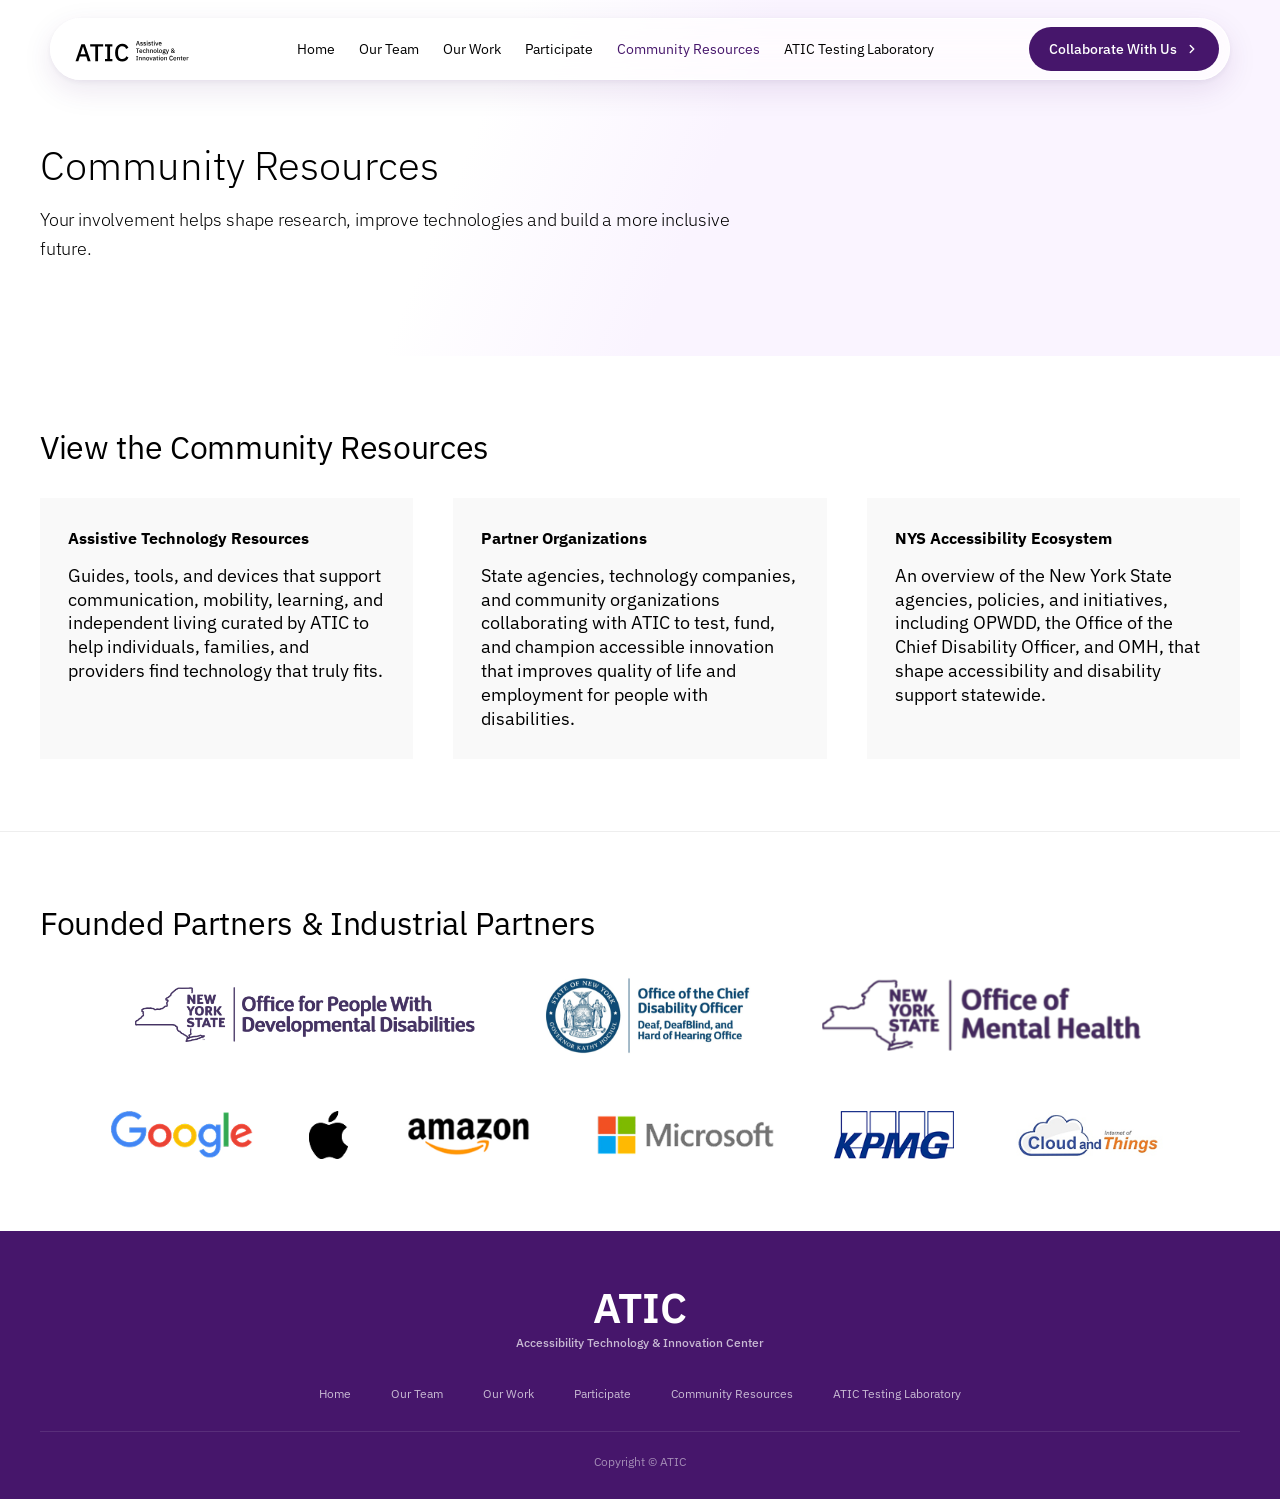
<file: community-resources.html>
<!DOCTYPE html>
<html lang="en">
<head>
  <meta charset="UTF-8" />
  <meta name="viewport" content="width=device-width, initial-scale=1.0" />
  <title>Community Resources — ATIC</title>
  <link rel="stylesheet" href="css/styles.css" />
  <link rel="stylesheet" href="css/nav-pill.css" />
</head>
<body class="page-body">

<nav class="navbar">
  <div class="container nav-inner">
    <a href="index.html" class="nav-logo"><img src="assets/images/atic_logo_svg.svg" alt="ATIC - Assistive Technology &amp; Innovation Center" class="nav-logo-img"></a>
    <div class="nav-links">
      <a href="index.html">Home</a>
      <a href="our-team.html">Our Team</a>
      <a href="our-work.html">Our Work</a>
      <a href="participate.html">Participate</a>
      <a href="community-resources.html" class="active">Community Resources</a>
      <a href="atic-testing-laboratory.html">ATIC Testing Laboratory</a>
    </div>
    <a href="our-work.html" class="gh-nav-cta">Collaborate With Us
      <svg width="14" height="14" viewBox="0 0 16 16" fill="none" aria-hidden="true"><path d="M6 12l4-4-4-4" stroke="#fff" stroke-width="1.6" stroke-linecap="round" stroke-linejoin="round"/></svg>
    </a>
    <button class="hamburger" aria-label="Toggle menu"><span></span><span></span><span></span></button>
  </div>
</nav>
<div class="mobile-nav">
  <a href="index.html">Home</a>
  <a href="our-team.html">Our Team</a>
  <a href="our-work.html">Our Work</a>
  <a href="participate.html">Participate</a>
  <a href="community-resources.html" class="active">Community Resources</a>
  <a href="atic-testing-laboratory.html">ATIC Testing Laboratory</a>
  <a href="our-work.html" class="gh-nav-cta">Collaborate With Us
    <svg width="14" height="14" viewBox="0 0 16 16" fill="none" aria-hidden="true"><path d="M6 12l4-4-4-4" stroke="#fff" stroke-width="1.6" stroke-linecap="round" stroke-linejoin="round"/></svg>
  </a>
</div>

<!-- HERO -->
<section class="hero-inner">
  <div class="container">
    <h1>Community Resources</h1>
    <p class="hero-desc">Your involvement helps shape research, improve technologies and build a more inclusive future.</p>
  </div>
</section>

<!-- RESOURCES -->
<section class="resources-section">
  <div class="container">
    <h2 class="mb-32">View the Community Resources</h2>
    <div class="resources-grid">
      <div class="res-card">
        <h4>Assistive Technology Resources</h4>
        <p>Guides, tools, and devices that support communication, mobility, learning, and independent living curated by ATIC to help individuals, families, and providers find technology that truly fits.</p>
      </div>
      <div class="res-card">
        <h4>Partner Organizations</h4>
        <p>State agencies, technology companies, and community organizations collaborating with ATIC to test, fund, and champion accessible innovation that improves quality of life and employment for people with disabilities.</p>
      </div>
      <div class="res-card">
        <h4>NYS Accessibility Ecosystem</h4>
        <p>An overview of the New York State agencies, policies, and initiatives, including OPWDD, the Office of the Chief Disability Officer, and OMH, that shape accessibility and disability support statewide.</p>
      </div>
    </div>
  </div>
</section>

<!-- FOUNDED PARTNERS -->
<section class="founded-section">
  <div class="container">
    <h2>Founded Partners &amp; Industrial Partners</h2>

    <!-- Government logos — real SVG logos -->
    <div class="govt-logos" style="margin-top:32px;">
      <div class="govt-logo">
        <img src="assets/images/image-72.svg" alt="Office for People With Developmental Disabilities">
      </div>
      <div class="govt-logo">
        <img src="assets/images/image-73.svg" alt="Office of the Chief Disability Officer">
      </div>
      <div class="govt-logo">
        <img src="assets/images/image-24.svg" alt="Office of Mental Health">
      </div>
    </div>

    <!-- Industry logos — real PNGs, always full colour -->
    <div class="industry-logos" style="margin-top:32px;">
      <img src="assets/images/logo-google.png"        alt="Google"          class="ind-logo">
      <img src="assets/images/logo-apple.png"         alt="Apple"           class="ind-logo">
      <img src="assets/images/logo-amazon.png"        alt="Amazon"          class="ind-logo">
      <img src="assets/images/logo-microsoft.png"     alt="Microsoft"       class="ind-logo">
      <img src="assets/images/logo-kpmg.png"          alt="KPMG"            class="ind-logo">
      <img src="assets/images/logo-cloudofthings.png" alt="Cloud of Things" class="ind-logo">
    </div>
  </div>
</section>

<!-- FOOTER -->
<footer>
  <div class="container">
    <div class="footer-logo-wrap">
      <span class="footer-atic">ATIC</span>
      <span class="footer-sub">Accessibility Technology &amp; Innovation Center</span>
    </div>
    <nav class="footer-nav">
      <a href="index.html">Home</a>
      <a href="our-team.html">Our Team</a>
      <a href="our-work.html">Our Work</a>
      <a href="participate.html">Participate</a>
      <a href="community-resources.html">Community Resources</a>
      <a href="atic-testing-laboratory.html">ATIC Testing Laboratory</a>
    </nav>
    <p class="footer-copy">Copyright &copy; ATIC</p>
  </div>
</footer>

<script src="js/main.js"></script>
</body>
</html>
</file>
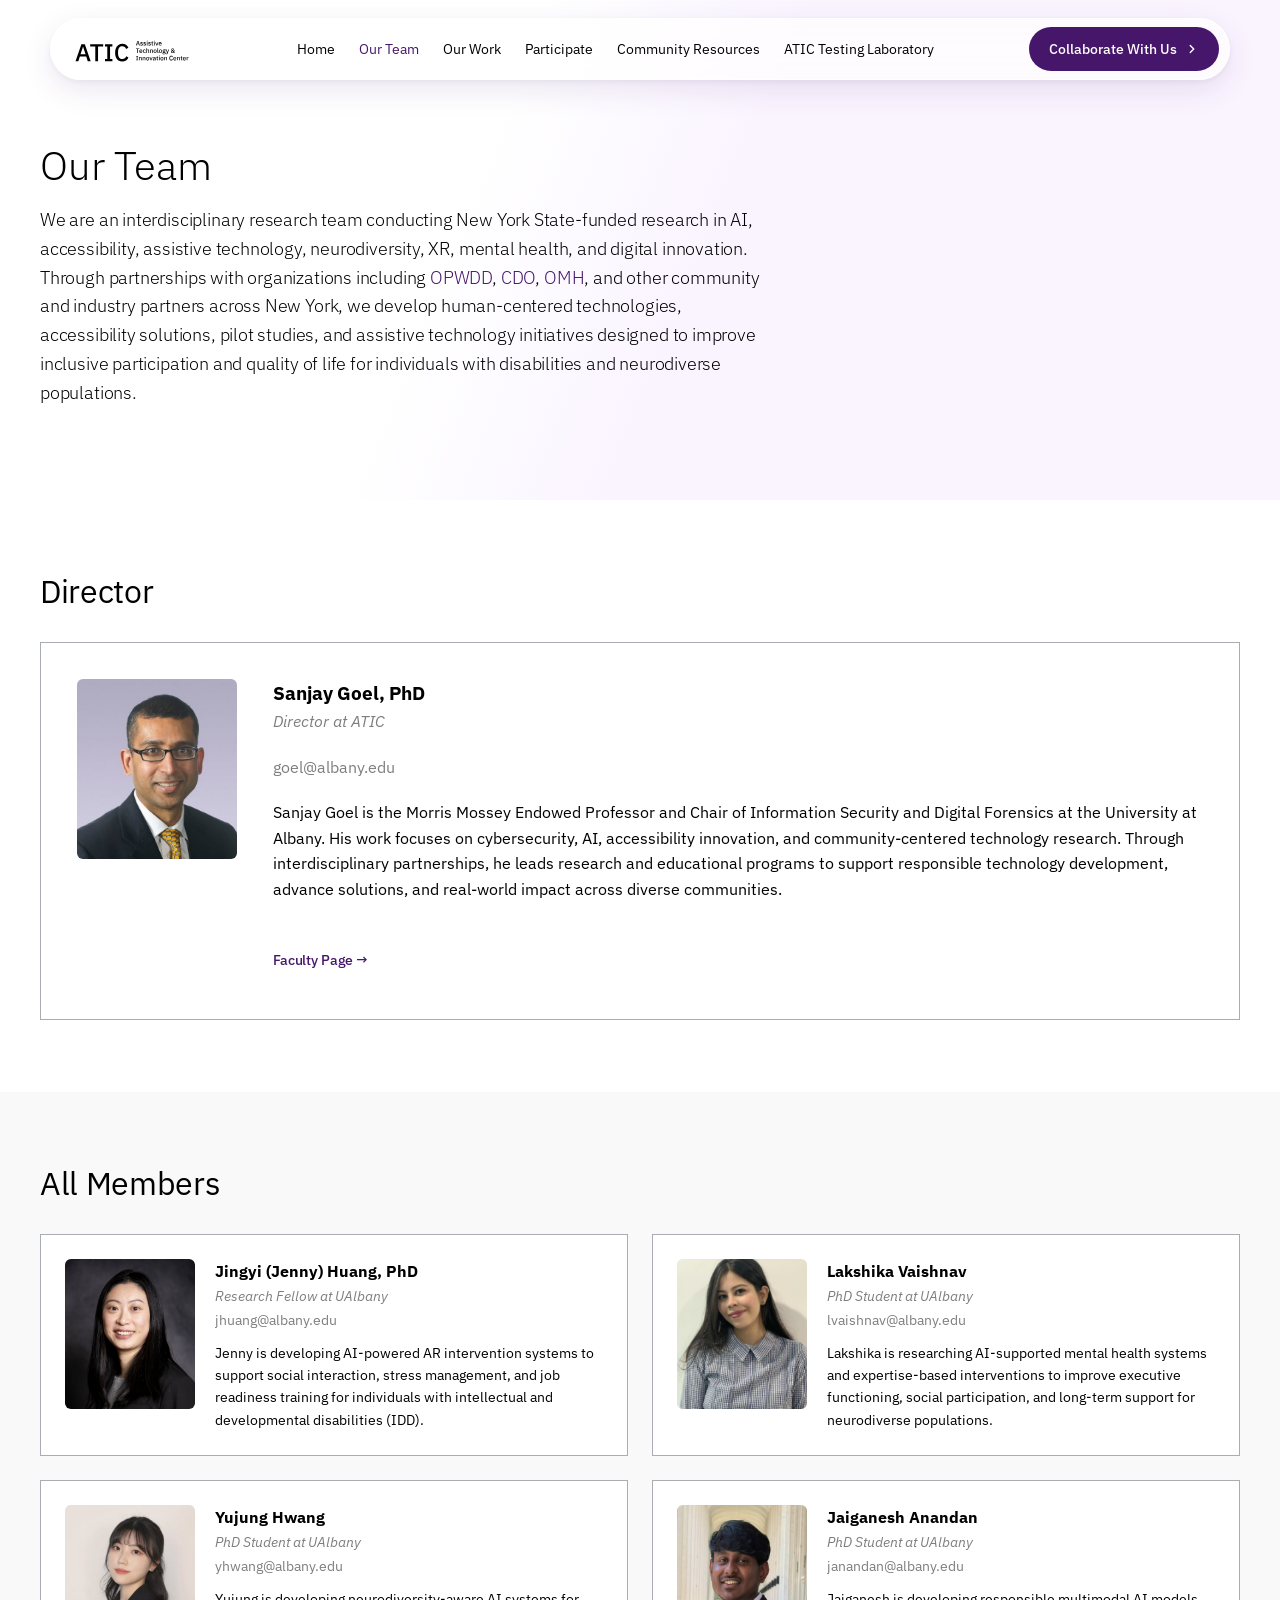
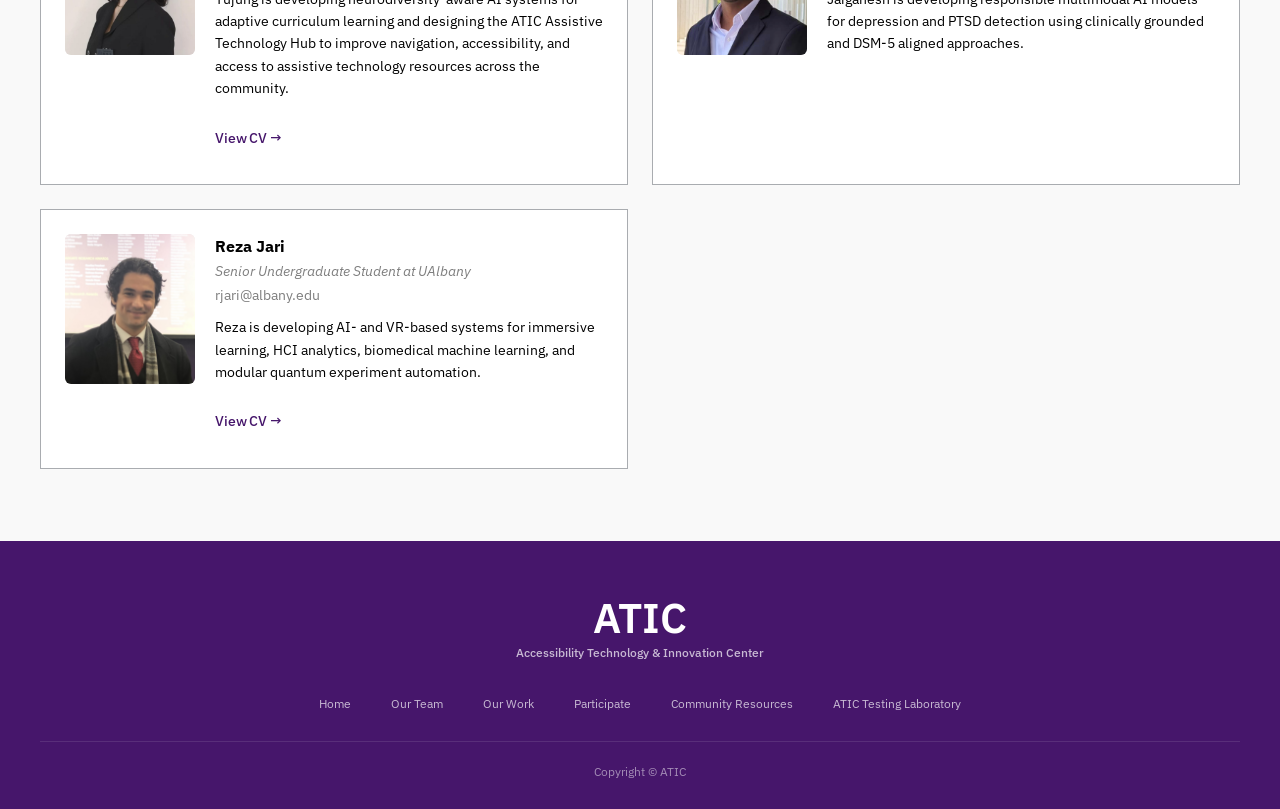
<file: our-team.html>
<!DOCTYPE html>
<html lang="en">
<head>
  <meta charset="UTF-8" />
  <meta name="viewport" content="width=device-width, initial-scale=1.0" />
  <title>Our Team — ATIC</title>
  <link rel="stylesheet" href="css/styles.css" />
  <link rel="stylesheet" href="css/nav-pill.css" />
</head>
<body class="page-body">

<nav class="navbar">
  <div class="container nav-inner">
    <a href="index.html" class="nav-logo"><img src="assets/images/atic_logo_svg.svg" alt="ATIC - Assistive Technology &amp; Innovation Center" class="nav-logo-img"></a>
    <div class="nav-links">
      <a href="index.html">Home</a>
      <a href="our-team.html" class="active">Our Team</a>
      <a href="our-work.html">Our Work</a>
      <a href="participate.html">Participate</a>
      <a href="community-resources.html">Community Resources</a>
      <a href="atic-testing-laboratory.html">ATIC Testing Laboratory</a>
    </div>
    <a href="our-work.html" class="gh-nav-cta">Collaborate With Us
      <svg width="14" height="14" viewBox="0 0 16 16" fill="none" aria-hidden="true"><path d="M6 12l4-4-4-4" stroke="#fff" stroke-width="1.6" stroke-linecap="round" stroke-linejoin="round"/></svg>
    </a>
    <button class="hamburger" aria-label="Toggle menu"><span></span><span></span><span></span></button>
  </div>
</nav>
<div class="mobile-nav">
  <a href="index.html">Home</a>
  <a href="our-team.html" class="active">Our Team</a>
  <a href="our-work.html">Our Work</a>
  <a href="participate.html">Participate</a>
  <a href="community-resources.html">Community Resources</a>
  <a href="atic-testing-laboratory.html">ATIC Testing Laboratory</a>
  <a href="our-work.html" class="gh-nav-cta">Collaborate With Us
    <svg width="14" height="14" viewBox="0 0 16 16" fill="none" aria-hidden="true"><path d="M6 12l4-4-4-4" stroke="#fff" stroke-width="1.6" stroke-linecap="round" stroke-linejoin="round"/></svg>
  </a>
</div>

<!-- HERO -->
<section class="hero-inner">
  <div class="container">
    <h1>Our Team</h1>
    <p class="hero-desc">We are an interdisciplinary research team conducting New York State-funded research in AI, accessibility, assistive technology, neurodiversity, XR, mental health, and digital innovation. Through partnerships with organizations including <a href="#" style="color:var(--purple);">OPWDD</a>, <a href="#" style="color:var(--purple);">CDO</a>, <a href="#" style="color:var(--purple);">OMH</a>, and other community and industry partners across New York, we develop human-centered technologies, accessibility solutions, pilot studies, and assistive technology initiatives designed to improve inclusive participation and quality of life for individuals with disabilities and neurodiverse populations.</p>
  </div>
</section>

<!-- DIRECTOR -->
<section class="director-section">
  <div class="container">
    <h2 class="mb-32">Director</h2>
    <div class="director-card">
      <img src="assets/images/sanjay-goel.png" alt="Sanjay Goel, PhD" class="dir-photo" />
      <div class="dir-info">
        <h3>Sanjay Goel, PhD</h3>
        <p class="dir-role">Director at ATIC</p>
        <p class="dir-email">goel@albany.edu</p>
        <p>Sanjay Goel is the Morris Mossey Endowed Professor and Chair of Information Security and Digital Forensics at the University at Albany. His work focuses on cybersecurity, AI, accessibility innovation, and community-centered technology research. Through interdisciplinary partnerships, he leads research and educational programs to support responsible technology development, advance solutions, and real-world impact across diverse communities.</p>
        <a href="https://www.albany.edu/business/faculty/sanjay-goel" target="_blank" rel="noopener" class="btn btn-outline btn-sm mt-16">Faculty Page →</a>
      </div>
    </div>
  </div>
</section>

<!-- ALL MEMBERS -->
<section class="members-section">
  <div class="container">
    <h2 class="mb-32">All Members</h2>
    <div class="members-grid">

      <div class="member-card">
        <div class="mem-placeholder"><img src="assets/images/Rectangle 31933.svg" alt=""></div>
        <div class="mem-info">
          <h4>Jingyi (Jenny) Huang, PhD</h4>
          <p class="mem-role">Research Fellow at UAlbany</p>
          <p class="mem-email">jhuang@albany.edu</p>
          <p>Jenny is developing AI-powered AR intervention systems to support social interaction, stress management, and job readiness training for individuals with intellectual and developmental disabilities (IDD).</p>
        </div>
      </div>

      <div class="member-card">
        <div class="mem-placeholder"><img src="assets/images/Rectangle 31935.svg" alt=""></div>
        <div class="mem-info">
          <h4>Lakshika Vaishnav</h4>
          <p class="mem-role">PhD Student at UAlbany</p>
          <p class="mem-email">lvaishnav@albany.edu</p>
          <p>Lakshika is researching AI-supported mental health systems and expertise-based interventions to improve executive functioning, social participation, and long-term support for neurodiverse populations.</p>
        </div>
      </div>

      <div class="member-card">
        <div class="mem-placeholder"><img src="assets/images/Group 1707481580.svg" alt=""></div>
        <div class="mem-info">
          <h4>Yujung Hwang</h4>
          <p class="mem-role">PhD Student at UAlbany</p>
          <p class="mem-email">yhwang@albany.edu</p>
          <p>Yujung is developing neurodiversity-aware AI systems for adaptive curriculum learning and designing the ATIC Assistive Technology Hub to improve navigation, accessibility, and access to assistive technology resources across the community.</p>
          <a href="assets/CV_YujungHwang.pdf" target="_blank" rel="noopener" class="btn btn-outline btn-sm mt-16">View CV →</a>
        </div>
      </div>

      <div class="member-card">
        <div class="mem-placeholder"><img src="assets/images/Rectangle 31936.svg" alt=""></div>
        <div class="mem-info">
          <h4>Jaiganesh Anandan</h4>
          <p class="mem-role">PhD Student at UAlbany</p>
          <p class="mem-email">janandan@albany.edu</p>
          <p>Jaiganesh is developing responsible multimodal AI models for depression and PTSD detection using clinically grounded and DSM-5 aligned approaches.</p>
        </div>
      </div>

      <!-- Last member — spans full left column -->
      <div class="member-card">
        <div class="mem-placeholder"><img src="assets/images/Rectangle 31936 (1).svg" alt=""></div>
        <div class="mem-info">
          <h4>Reza Jari</h4>
          <p class="mem-role">Senior Undergraduate Student at UAlbany</p>
          <p class="mem-email">rjari@albany.edu</p>
          <p>Reza is developing AI- and VR-based systems for immersive learning, HCI analytics, biomedical machine learning, and modular quantum experiment automation.</p>
          <a href="assets/RJ-CV.pdf" target="_blank" rel="noopener" class="btn btn-outline btn-sm mt-16">View CV →</a>
        </div>
      </div>

    </div>
  </div>
</section>

<!-- FOOTER -->
<footer>
  <div class="container">
    <div class="footer-logo-wrap">
      <span class="footer-atic">ATIC</span>
      <span class="footer-sub">Accessibility Technology &amp; Innovation Center</span>
    </div>
    <nav class="footer-nav">
      <a href="index.html">Home</a>
      <a href="our-team.html">Our Team</a>
      <a href="our-work.html">Our Work</a>
      <a href="participate.html">Participate</a>
      <a href="community-resources.html">Community Resources</a>
      <a href="atic-testing-laboratory.html">ATIC Testing Laboratory</a>
    </nav>
    <p class="footer-copy">Copyright &copy; ATIC</p>
  </div>
</footer>

<script src="js/main.js"></script>
</body>
</html>
</file>
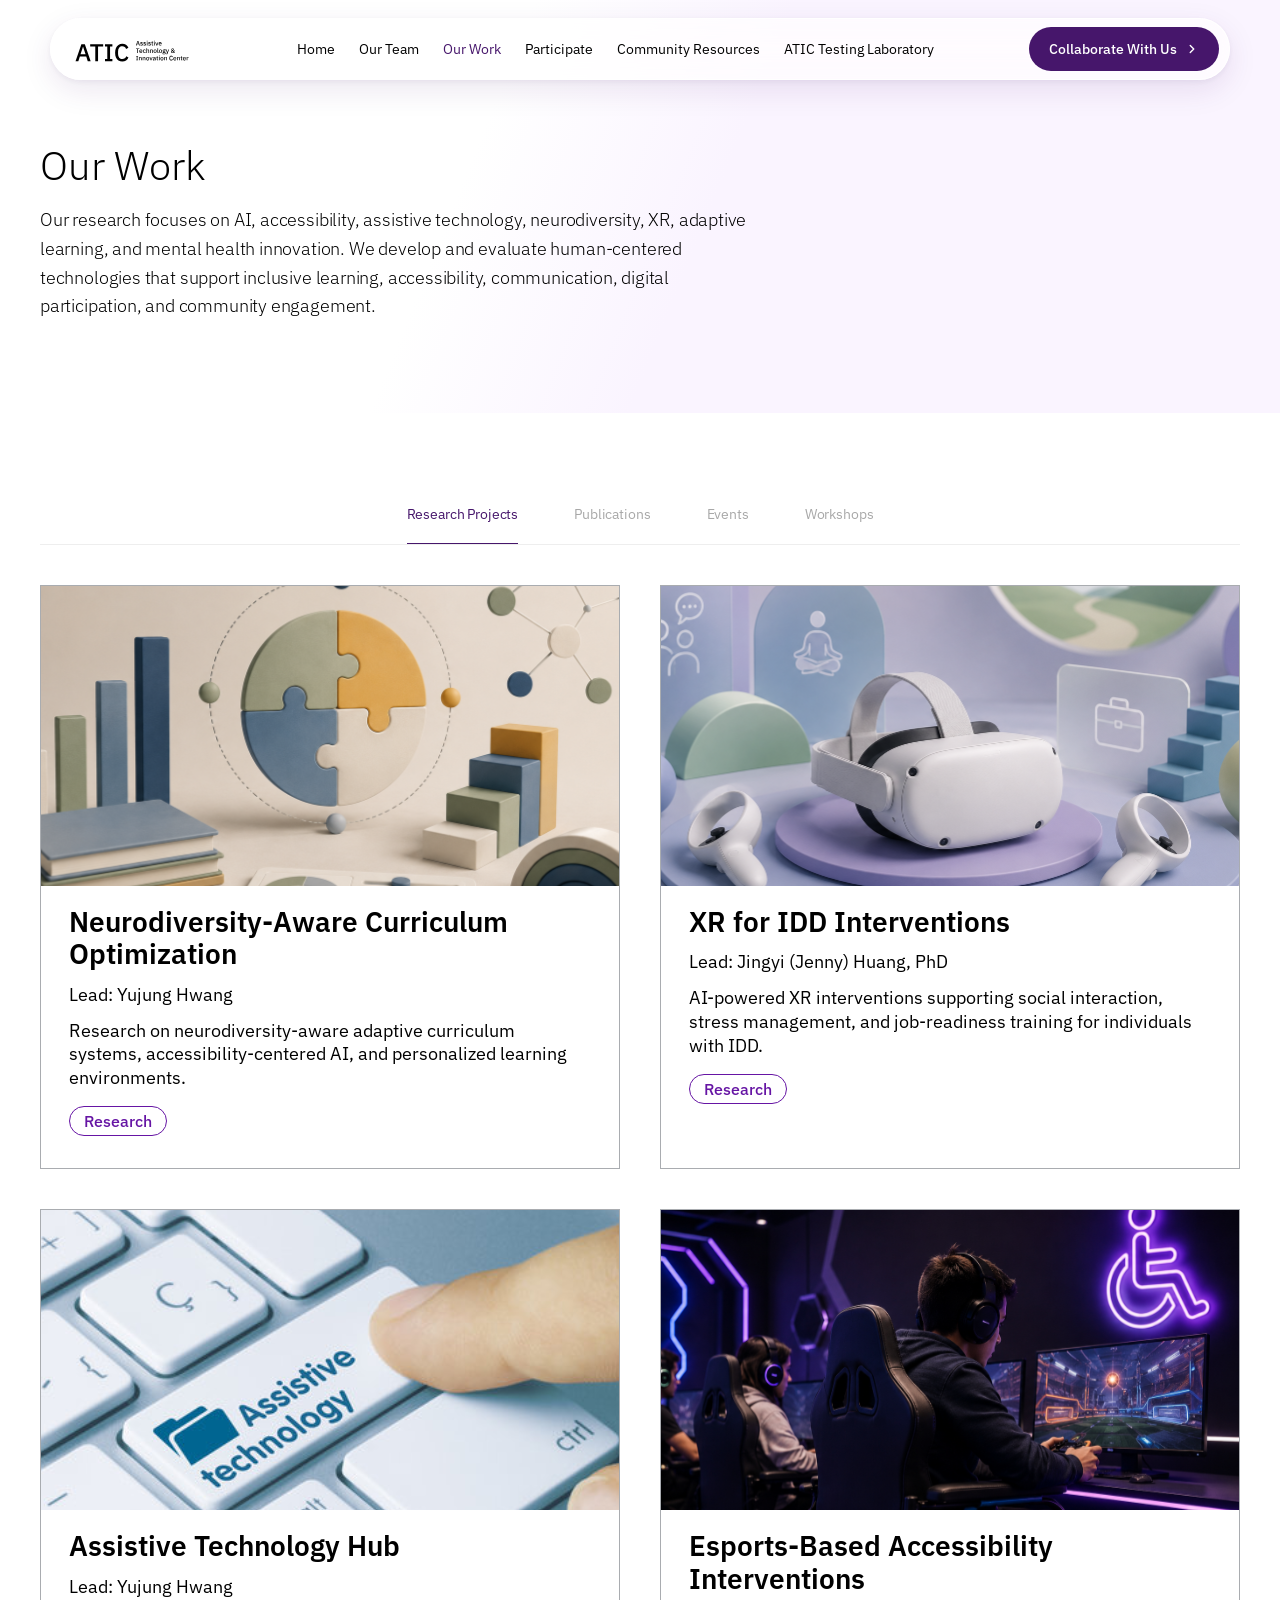
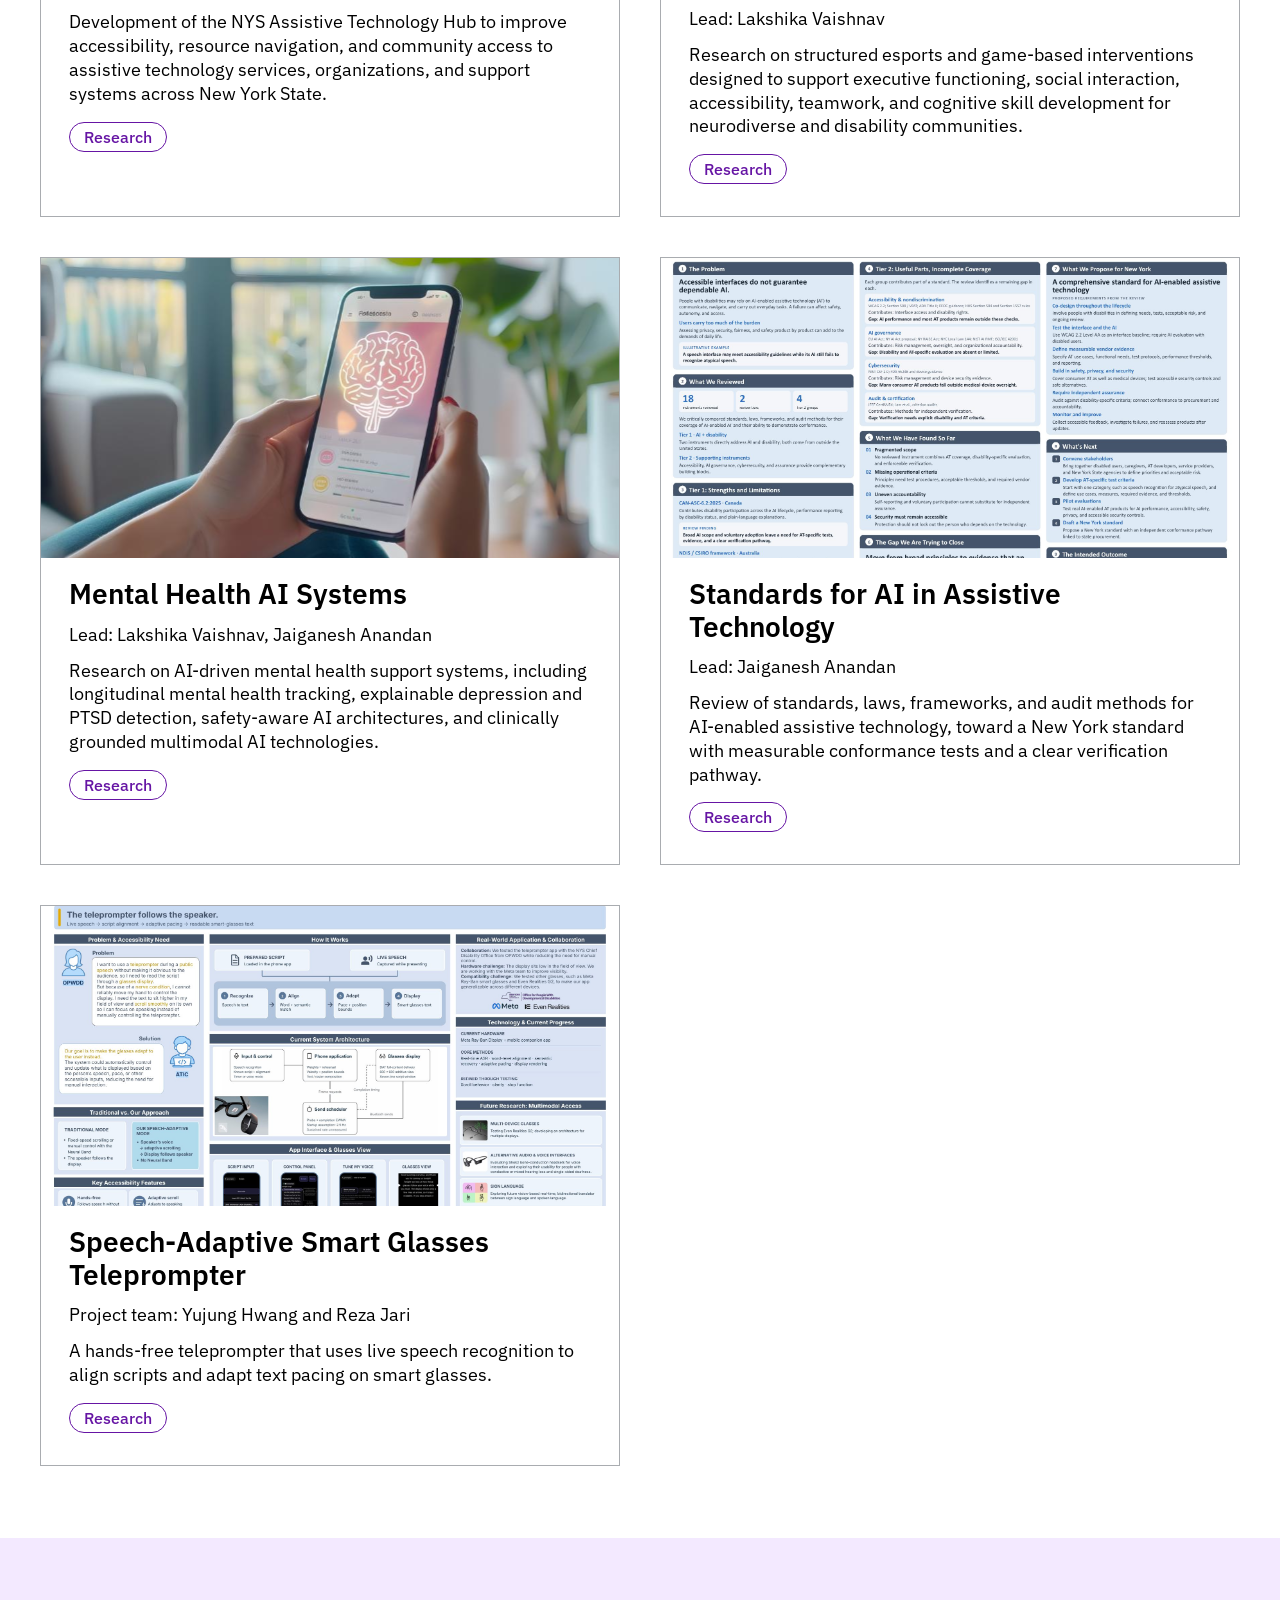
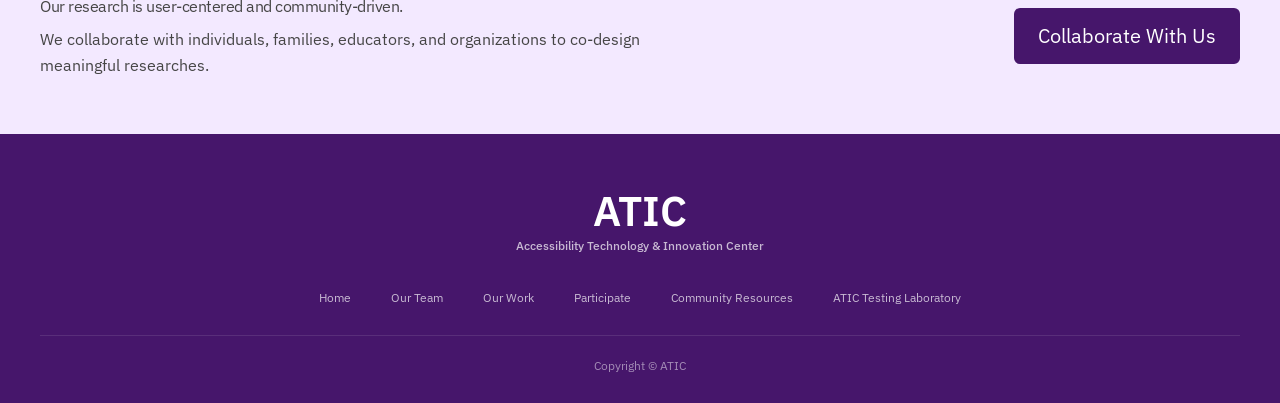
<file: our-work.html>
<!DOCTYPE html>
<html lang="en">
<head>
  <meta charset="UTF-8" />
  <meta name="viewport" content="width=device-width, initial-scale=1.0" />
  <title>Our Work — ATIC</title>
  <meta name="description" content="Our research focuses on AI, accessibility, assistive technology, neurodiversity, XR, adaptive learning, and mental health innovation." />
  <link rel="stylesheet" href="css/styles.css" />
  <link rel="stylesheet" href="css/nav-pill.css" />
</head>
<body class="page-body">

<!-- ═══════════ NAVBAR ═══════════ -->
<nav class="navbar">
  <div class="container nav-inner">
    <a href="index.html" class="nav-logo">
      <img src="assets/images/atic_logo_svg.svg" alt="ATIC - Assistive Technology &amp; Innovation Center" class="nav-logo-img">
    </a>
    <div class="nav-links">
      <a href="index.html">Home</a>
      <a href="our-team.html">Our Team</a>
      <a href="our-work.html" class="active">Our Work</a>
      <a href="participate.html">Participate</a>
      <a href="community-resources.html">Community Resources</a>
      <a href="atic-testing-laboratory.html">ATIC Testing Laboratory</a>
    </div>
    <a href="our-work.html" class="gh-nav-cta">Collaborate With Us
      <svg width="14" height="14" viewBox="0 0 16 16" fill="none" aria-hidden="true"><path d="M6 12l4-4-4-4" stroke="#fff" stroke-width="1.6" stroke-linecap="round" stroke-linejoin="round"/></svg>
    </a>
    <button class="hamburger" aria-label="Menu"><span></span><span></span><span></span></button>
  </div>
</nav>
<div class="mobile-nav">
  <a href="index.html">Home</a>
  <a href="our-team.html">Our Team</a>
  <a href="our-work.html" class="active">Our Work</a>
  <a href="participate.html">Participate</a>
  <a href="community-resources.html">Community Resources</a>
  <a href="atic-testing-laboratory.html">ATIC Testing Laboratory</a>
  <a href="our-work.html" class="gh-nav-cta">Collaborate With Us
    <svg width="14" height="14" viewBox="0 0 16 16" fill="none" aria-hidden="true"><path d="M6 12l4-4-4-4" stroke="#fff" stroke-width="1.6" stroke-linecap="round" stroke-linejoin="round"/></svg>
  </a>
</div>

<!-- ═══════════ HERO ═══════════ -->
<section class="hero-inner">
  <div class="container">
    <h1>Our Work</h1>
    <p class="hero-desc">Our research focuses on AI, accessibility, assistive technology, neurodiversity, XR, adaptive learning, and mental health innovation. We develop and evaluate human-centered technologies that support inclusive learning, accessibility, communication, digital participation, and community engagement.</p>
  </div>
</section>

<!-- ═══════════ TABBED CONTENT ═══════════ -->
<section class="work-section">
  <div class="container">

    <!-- Tab bar: centered, inactive = #A8A8A8, active = #46166B underline -->
    <div class="tabs-bar">
      <button class="tab-btn active" data-tab="tab-research">Research Projects</button>
      <button class="tab-btn" data-tab="tab-publications">Publications</button>
      <button class="tab-btn" data-tab="tab-events">Events</button>
      <button class="tab-btn" data-tab="tab-workshops">Workshops</button>
    </div>

    <!-- ══ Research Projects ══
         2-column grid | 300px images | 28px side padding
         title 28px/600 | lead 18px/400 | desc 18px/400
         "Research" tag: border #6615A4, border-radius 16px
         No Read More button
    -->
    <div id="tab-research" class="tab-panel active">
      <div class="work-grid">

        <!-- Card 1: Neurodiversity -->
        <div class="w-card">
          <div class="w-img">
            <img src="assets/images/image 80.svg" alt="Neurodiversity-Aware Curriculum Optimization">
          </div>
          <div class="w-body">
            <h4><a href="project-neurodiversity-curriculum.html">Neurodiversity-Aware Curriculum Optimization</a></h4>
            <p class="w-lead">Lead: Yujung Hwang</p>
            <p>Research on neurodiversity-aware adaptive curriculum systems, accessibility-centered AI, and personalized learning environments.</p>
            <span class="tag tag-research" style="align-self:flex-start;margin-top:4px;">Research</span>
          </div>
        </div>

        <!-- Card 2: XR for IDD -->
        <div class="w-card">
          <div class="w-img">
            <img src="assets/images/image 81.svg" alt="XR for IDD Interventions">
          </div>
          <div class="w-body">
            <h4><a href="project-xr-idd.html">XR for IDD Interventions</a></h4>
            <p class="w-lead">Lead: Jingyi (Jenny) Huang, PhD</p>
            <p>AI-powered XR interventions supporting social interaction, stress management, and job-readiness training for individuals with IDD.</p>
            <span class="tag tag-research" style="align-self:flex-start;margin-top:4px;">Research</span>
          </div>
        </div>

        <!-- Card 3: Assistive Technology Hub -->
        <div class="w-card">
          <div class="w-img">
            <img src="assets/images/image 88.svg" alt="Assistive Technology Hub">
          </div>
          <div class="w-body">
            <h4><a href="project-at-hub.html">Assistive Technology Hub</a></h4>
            <p class="w-lead">Lead: Yujung Hwang</p>
            <p>Development of the NYS Assistive Technology Hub to improve accessibility, resource navigation, and community access to assistive technology services, organizations, and support systems across New York State.</p>
            <span class="tag tag-research" style="align-self:flex-start;margin-top:4px;">Research</span>
          </div>
        </div>

        <!-- Card 4: Esports -->
        <div class="w-card">
          <div class="w-img">
            <img src="assets/images/image 86.svg" alt="Esports-Based Accessibility Interventions">
          </div>
          <div class="w-body">
            <h4>Esports-Based Accessibility Interventions</h4>
            <p class="w-lead">Lead: Lakshika Vaishnav</p>
            <p>Research on structured esports and game-based interventions designed to support executive functioning, social interaction, accessibility, teamwork, and cognitive skill development for neurodiverse and disability communities.</p>
            <span class="tag tag-research" style="align-self:flex-start;margin-top:4px;">Research</span>
          </div>
        </div>

        <!-- Card 5: Mental Health AI — left-aligned, NOT full-width -->
        <div class="w-card">
          <div class="w-img">
            <img src="assets/images/image 87.svg" alt="Mental Health AI Systems">
          </div>
          <div class="w-body">
            <h4><a href="project-mental-health-ai.html">Mental Health AI Systems</a></h4>
            <p class="w-lead">Lead: Lakshika Vaishnav, Jaiganesh Anandan</p>
            <p>Research on AI-driven mental health support systems, including longitudinal mental health tracking, explainable depression and PTSD detection, safety-aware AI architectures, and clinically grounded multimodal AI technologies.</p>
            <span class="tag tag-research" style="align-self:flex-start;margin-top:4px;">Research</span>
          </div>
        </div>

        <!-- Card 6: Standards for AI in Assistive Technology -->
        <div class="w-card">
          <div class="w-img">
            <img src="assets/posters/AI_in_AT_Poster.jpg" alt="Standards for AI in Assistive Technology">
          </div>
          <div class="w-body">
            <h4><a href="project-ai-standards.html">Standards for AI in Assistive Technology</a></h4>
            <p class="w-lead">Lead: Jaiganesh Anandan</p>
            <p>Review of standards, laws, frameworks, and audit methods for AI-enabled assistive technology, toward a New York standard with measurable conformance tests and a clear verification pathway.</p>
            <span class="tag tag-research" style="align-self:flex-start;margin-top:4px;">Research</span>
          </div>
        </div>

        <!-- Speech-adaptive smart glasses teleprompter -->
        <div class="w-card">
          <div class="w-img">
            <img src="assets/posters/Meta_SmartGlasses_Poster.jpg" alt="Speech-Adaptive Smart Glasses Teleprompter research poster">
          </div>
          <div class="w-body">
            <h4><a href="project-smart-glasses.html">Speech-Adaptive Smart Glasses Teleprompter</a></h4>
            <p class="w-lead">Project team: Yujung Hwang and Reza Jari</p>
            <p>A hands-free teleprompter that uses live speech recognition to align scripts and adapt text pacing on smart glasses.</p>
            <span class="tag tag-research" style="align-self:flex-start;margin-top:4px;">Research</span>
          </div>
        </div>

      </div>
    </div>

    <!-- ══ Publications ══
         PDF badge (red) ONLY on papers that have a PDF available
    -->
    <div id="tab-publications" class="tab-panel">
      <div class="pub-list">

        <div class="pub-item">
          <p><strong>Anandan, J.</strong>, <strong>Goel, S.</strong>, Lima, V., &amp; Gerstner, C. (in press). Explainable and bias-free: Benchmarking commercial VLMs for transparent deepfake detection. In <em>Proceedings of the 60th Hawaii International Conference on System Sciences</em>.</p>
          <div class="pub-tags">
            <span class="badge-tag">Publication</span>
            <span class="badge-tag">AI &amp; Cybersecurity</span>
          </div>
        </div>

        <div class="pub-item">
          <p>P. Sharma, <strong>J. Anandan</strong>, H. Liu and J. Grover, "Synthetic Attack Dataset Generation with D2IT for AI-Based Intrusion Detection in Industrial V2I Network," IEEE Open Journal of Vehicular Technology, vol. 6, pp. 2599–2538, 2025. doi:10.1109/OJVT.2025.3609149</p>
          <div class="pub-tags">
            <a href="https://ieeexplore.ieee.org/document/11159305" target="_blank" rel="noopener" class="tag-pdf">PDF</a>
            <span class="badge-tag">Publication</span>
            <span class="badge-tag">AI &amp; Cybersecurity</span>
          </div>
        </div>

        <!-- No PDF → no PDF badge -->
        <div class="pub-item">
          <p>P. Sharma, <strong>J. Anandan</strong>, X. Lu, <strong>S. Goel</strong>, "Explainable Depression Detection: A DSM-5-Aligned Multimodal Framework," manuscript under review, submitted to IEEE Transactions on Affective Computing.</p>
          <div class="pub-tags">
            <span class="badge-tag">Publication</span>
            <span class="badge-tag">Mental Health</span>
          </div>
        </div>

        <div class="pub-item">
          <p><strong>Y. Hwang</strong> and <strong>S. Goel</strong>, "Enhancing Attention and Executive Function in ADHD Learners through Adaptive AR/VR Systems in Education," accepted to the Americas Conference on Information Systems (AMCIS) 2026.</p>
          <div class="pub-tags">
            <span class="badge-tag">Publication</span>
            <span class="badge-tag">Neurodiversity-Aware Learning</span>
          </div>
        </div>

        <div class="pub-item">
          <p><strong>Hwang, Y.</strong>, <strong>Goel, S.</strong> (2026). "NeuroCurriculum: Translating Neurodiversity Theory into Adaptive Curriculum Design." <em>Decision Sciences Journal of Innovative Education</em> (under review).</p>
          <div class="pub-tags">
            <span class="badge-tag">Publication</span>
            <span class="badge-tag">Neurodiversity-Aware Learning</span>
          </div>
        </div>

        <div class="pub-item">
          <p><strong>Vaishnav, L.</strong>, &amp; <strong>Goel, S.</strong> (2026). Adaptive gaming and esports: Review of how gaming and esports can benefit people with cognitive difficulties. Under review at Information Systems Frontiers.</p>
          <div class="pub-tags">
            <span class="badge-tag">Publication</span>
            <span class="badge-tag">Esports</span>
          </div>
        </div>

        <div class="pub-item">
          <p><strong>Vaishnav, L.</strong>, &amp; <strong>Goel, S.</strong> (2026). Evaluating fine-tuned LLMs for mental health support: Text and audio modalities. Accepted at the AMCIS 2026.</p>
          <div class="pub-tags">
            <span class="badge-tag">Publication</span>
            <span class="badge-tag">Mental Health</span>
          </div>
        </div>

      </div>
      <button class="load-more">Load more</button>
    </div>

    <!-- ══ Events ══ -->
    <div id="tab-events" class="tab-panel">
      <div class="events-grid">
        <div class="ev-card">
          <div class="ev-banner">
            <img src="assets/images/image 92.svg" alt="2nd Annual OPWDD Cybersecurity Summit">
          </div>
          <div class="ev-body">
            <h4>The 2nd Annual OPWDD Cybersecurity Summit</h4>
            <span class="badge-tag" style="display:inline-block;margin:6px 0 10px;">Event</span>
            <p>Hosted in partnership with OPWDD, UAlbany, and NYSTEC. The event featured discussions on artificial intelligence, cybersecurity, data privacy and security, along with opportunities for workforce development and industry collaboration through a technology-focused job fair.</p>
          </div>
        </div>
        <div class="ev-card">
          <div class="ev-banner">
            <img src="assets/images/image 92 (3).svg" alt="2025 DREAM Symposium">
          </div>
          <div class="ev-body">
            <h4>2025 DREAM Symposium</h4>
            <span class="badge-tag" style="display:inline-block;margin:6px 0 10px;">Event</span>
            <p>The DREAM Event, hosted by the Office of the Chief Disability Officer (CDO) and New York State partners, brought together community members, employers, educators, researchers, and accessibility advocates to promote disability inclusion.</p>
          </div>
        </div>
      </div>
    </div>

    <!-- ══ Workshops ══ -->
    <div id="tab-workshops" class="tab-panel">
      <div class="workshop-card">
        <div class="ws-img">
          <img src="assets/images/image 95.svg" alt="ASIA 26 Symposium">
        </div>
        <div class="ws-body">
          <p class="w-lead">Workshop</p>
          <h4>The 21st Annual Symposium on Information Assurance (ASIA '26)</h4>
          <p style="margin-top:8px;">The 21st Annual Symposium on Information Assurance (ASIA '26) will be held in conjunction with the 28th New York State Cyber Security Conference (NYSCSC) June 2 to 3, 2026. Special themes for this year's conference are threats from artificial intelligence, auditing artificial Intelligence and using artificial intelligence for cybersecurity and digital forensics.</p>
          <span class="badge-tag" style="display:inline-block;margin-top:14px;">Workshop</span>
        </div>
      </div>
    </div>

  </div>
</section>

<!-- ══ Bottom CTA — Figma: background #F3E9FF ══ -->
<div class="work-cta">
  <div class="container work-cta-inner">
    <div>
      <p class="work-cta-title">Our research is user-centered and community-driven.</p>
      <p>We collaborate with individuals, families, educators, and organizations to co-design meaningful researches.</p>
    </div>
    <a href="participate.html" class="btn-collab">Collaborate With Us</a>
  </div>
</div>

<!-- ═══════════ FOOTER ═══════════ -->
<footer>
  <div class="container">
    <div class="footer-logo-wrap">
      <span class="footer-atic">ATIC</span>
      <span class="footer-sub">Accessibility Technology &amp; Innovation Center</span>
    </div>
    <nav class="footer-nav">
      <a href="index.html">Home</a>
      <a href="our-team.html">Our Team</a>
      <a href="our-work.html">Our Work</a>
      <a href="participate.html">Participate</a>
      <a href="community-resources.html">Community Resources</a>
      <a href="atic-testing-laboratory.html">ATIC Testing Laboratory</a>
    </nav>
    <p class="footer-copy">Copyright &copy; ATIC</p>
  </div>
</footer>

<script src="js/main.js"></script>
</body>
</html>
</file>
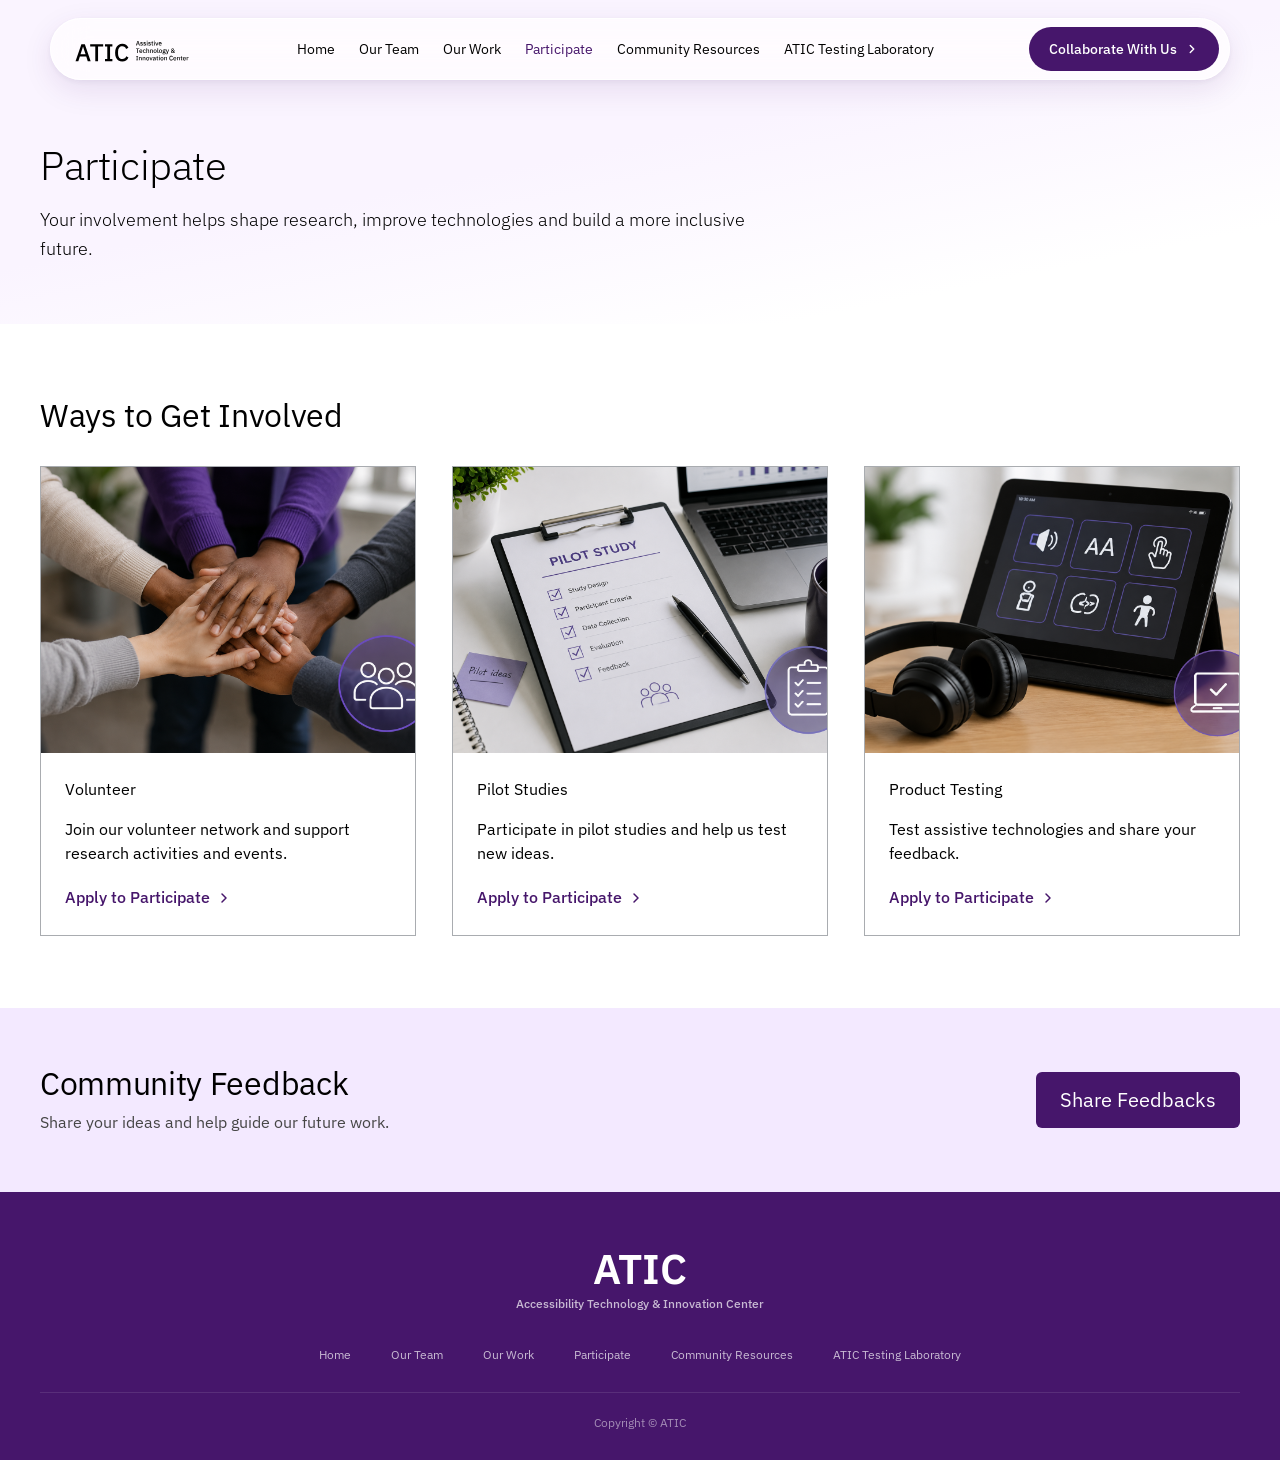
<file: participate.html>
<!DOCTYPE html>
<html lang="en">
<head>
  <meta charset="UTF-8" />
  <meta name="viewport" content="width=device-width, initial-scale=1.0" />
  <title>Participate — ATIC</title>
  <meta name="description" content="Your involvement helps shape research, improve technologies and build a more inclusive future." />
  <link rel="stylesheet" href="css/styles.css" />
  <link rel="stylesheet" href="css/nav-pill.css" />
  <style>
    /* ── Participate-page overrides (from Figma CSS) ── */

    /* Hero: different gradient direction */
    /* Standardised subpage hero — 40px title / 18px subtitle / 60px padding */
    .hero-participate {
      background: linear-gradient(348.74deg, #FFFFFF 17.06%, #FAF4FF 53.49%);
      padding: calc(80px + 60px) 0 60px;
    }
    .hero-participate h1,
    .hero-participate .h-hero {
      font-size: 2.5rem !important; /* 40px */
      font-weight: 300 !important;
      line-height: 1.25;
      margin-bottom: 16px;
    }
    .hero-participate .hero-desc-lg,
    .hero-participate p {
      font-size: 1.125rem !important; /* 18px */
      font-weight: 300 !important;
      max-width: 720px;
      color: var(--text);
      line-height: 1.6;
    }

    /* 3-column grid */
    .part-grid {
      display: grid;
      grid-template-columns: repeat(3, 1fr);
      gap: 36px;
      margin-top: 32px;
    }
    /* Card: border:1px solid #A9ACB0 */
    .part-card {
      border: 1px solid var(--border);
      display: flex;
      flex-direction: column;
      transition: box-shadow .22s ease;
    }
    .part-card:hover { box-shadow: 0 4px 16px rgba(0,0,0,.09); }

    /* Image area: 286px height (from Figma) */
    .part-img {
      height: 286px;
      overflow: hidden;
      flex-shrink: 0;
    }
    .part-img .ph-rect { height: 100%; }

    /* Card body */
    .part-body {
      padding: 24px;
      display: flex;
      flex-direction: column;
      gap: 12px;
      flex: 1;
    }
    /* Title: 24px 600 (from Figma — NOT 28px) */
    .part-title {
      font-size: 1.5rem;
      font-weight: 600;
      line-height: 1.33;
      color: var(--text);
      margin-bottom: 4px;
    }
    /* Description: 16px 400 */
    .part-body p {
      font-size: 1rem;
      font-weight: 400;
      color: var(--text);
      line-height: 1.5;
    }
    /* "Apply to Participate →" — text link with chevron (from Figma) */
    .part-link {
      display: inline-flex;
      align-items: center;
      gap: 6px;
      font-size: 1rem;
      font-weight: 500;
      color: var(--purple);
      margin-top: auto;
      padding-top: 8px;
      transition: gap .22s ease;
    }
    .part-link:hover { gap: 10px; }
    .part-link svg { flex-shrink: 0; }

    /* Community Feedback: #F3E9FF bg (from Figma) */
    .feedback-participate {
      background: #F3E9FF;
      padding: 56px 0;
    }
    .feedback-participate .feedback-inner {
      display: flex;
      align-items: center;
      justify-content: space-between;
      gap: 32px;
      flex-wrap: wrap;
    }
    /* Unified: IBM Plex Sans Regular 32px (feedback #6) */
    .feedback-participate h2 {
      font-size: 2rem;
      font-weight: 400;
      letter-spacing: -0.01em;
      color: var(--text);
      margin-bottom: 8px;
    }
    /* Description: 16px, color #454545 */
    .feedback-participate p {
      font-size: 1rem;
      color: #454545;
    }
    /* "Share Feedbacks" button: 20px, padding 12px 24px (from Figma) */
    .btn-share {
      display: inline-flex;
      align-items: center;
      padding: 12px 24px;
      background: var(--purple);
      color: #fff;
      font-size: 1.25rem;
      font-weight: 400;
      border-radius: var(--r-sm);
      transition: background .22s ease;
      flex-shrink: 0;
      white-space: nowrap;
    }
    .btn-share:hover { background: #341153; }

    /* Responsive */
    @media (max-width: 900px) {
      .part-grid { grid-template-columns: 1fr; }
    }
    @media (max-width: 600px) {
      .feedback-participate .feedback-inner { flex-direction: column; text-align: center; }
    }
  </style>
</head>
<body class="page-body">

<!-- ═══════════ NAVBAR ═══════════ -->
<nav class="navbar">
  <div class="container nav-inner">
    <a href="index.html" class="nav-logo"><img src="assets/images/atic_logo_svg.svg" alt="ATIC - Assistive Technology &amp; Innovation Center" class="nav-logo-img"></a>
    <div class="nav-links">
      <a href="index.html">Home</a>
      <a href="our-team.html">Our Team</a>
      <a href="our-work.html">Our Work</a>
      <a href="participate.html" class="active">Participate</a>
      <a href="community-resources.html">Community Resources</a>
      <a href="atic-testing-laboratory.html">ATIC Testing Laboratory</a>
    </div>
    <a href="our-work.html" class="gh-nav-cta">Collaborate With Us
      <svg width="14" height="14" viewBox="0 0 16 16" fill="none" aria-hidden="true"><path d="M6 12l4-4-4-4" stroke="#fff" stroke-width="1.6" stroke-linecap="round" stroke-linejoin="round"/></svg>
    </a>
    <button class="hamburger" aria-label="Menu"><span></span><span></span><span></span></button>
  </div>
</nav>
<div class="mobile-nav">
  <a href="index.html">Home</a>
  <a href="our-team.html">Our Team</a>
  <a href="our-work.html">Our Work</a>
  <a href="participate.html" class="active">Participate</a>
  <a href="community-resources.html">Community Resources</a>
  <a href="atic-testing-laboratory.html">ATIC Testing Laboratory</a>
  <a href="our-work.html" class="gh-nav-cta">Collaborate With Us
    <svg width="14" height="14" viewBox="0 0 16 16" fill="none" aria-hidden="true"><path d="M6 12l4-4-4-4" stroke="#fff" stroke-width="1.6" stroke-linecap="round" stroke-linejoin="round"/></svg>
  </a>
</div>

<!-- ═══════════ HERO ═══════════
     bg: linear-gradient(348.74deg, #FFFFFF 17.06%, #FAF4FF 53.49%)
     heading: weight 300, 64px
     description: weight 300, 24px (Figma spec — larger than default)
-->
<section class="hero-participate">
  <div class="container">
    <h1 class="h-hero">Participate</h1>
    <p class="hero-desc-lg">Your involvement helps shape research, improve technologies and build a more inclusive future.</p>
  </div>
</section>

<!-- ═══════════ WAYS TO GET INVOLVED ═══════════
     Cards: border:1px solid #A9ACB0, image height 286px
     Title: 24px weight 600 | Desc: 16px weight 400
     Link: "Apply to Participate →" text link, color #46166B
-->
<section style="background:#fff;padding:72px 0;">
  <div class="container">
    <h2 class="h-section">Ways to Get Involved</h2>
    <div class="part-grid">

      <!-- Volunteer -->
      <div class="part-card">
        <div class="part-img">
          <img src="assets/images/image 18.svg" alt="">
        </div>
        <div class="part-body">
          <p class="part-title">Volunteer</p>
          <p>Join our volunteer network and support research activities and events.</p>
          <a href="mailto:goel@albany.edu" class="part-link">
            Apply to Participate
            <svg width="16" height="16" viewBox="0 0 16 16" fill="none" xmlns="http://www.w3.org/2000/svg">
              <path d="M6 12L10 8L6 4" stroke="#46166B" stroke-width="1.5" stroke-linecap="round" stroke-linejoin="round"/>
            </svg>
          </a>
        </div>
      </div>

      <!-- Pilot Studies -->
      <div class="part-card">
        <div class="part-img">
          <img src="assets/images/image 19.svg" alt="">
        </div>
        <div class="part-body">
          <p class="part-title">Pilot Studies</p>
          <p>Participate in pilot studies and help us test new ideas.</p>
          <a href="mailto:goel@albany.edu" class="part-link">
            Apply to Participate
            <svg width="16" height="16" viewBox="0 0 16 16" fill="none" xmlns="http://www.w3.org/2000/svg">
              <path d="M6 12L10 8L6 4" stroke="#46166B" stroke-width="1.5" stroke-linecap="round" stroke-linejoin="round"/>
            </svg>
          </a>
        </div>
      </div>

      <!-- Product Testing -->
      <div class="part-card">
        <div class="part-img">
          <img src="assets/images/image 20.svg" alt="">
        </div>
        <div class="part-body">
          <p class="part-title">Product Testing</p>
          <p>Test assistive technologies and share your feedback.</p>
          <a href="https://forms.gle/KDsbn7okYWcEHUfU9" class="part-link" target="_blank" rel="noopener noreferrer">
            Apply to Participate
            <svg width="16" height="16" viewBox="0 0 16 16" fill="none" xmlns="http://www.w3.org/2000/svg">
              <path d="M6 12L10 8L6 4" stroke="#46166B" stroke-width="1.5" stroke-linecap="round" stroke-linejoin="round"/>
            </svg>
          </a>
        </div>
      </div>

    </div>
  </div>
</section>

<!-- ═══════════ COMMUNITY FEEDBACK ═══════════
     background: #F3E9FF (light purple from Figma)
     Title: 32px weight 500, letter-spacing -0.5px
     Description: 16px, color #454545
     Button: "Share Feedbacks" — 20px, padding 12px 24px, #46166B
-->
<div class="feedback-participate">
  <div class="container feedback-inner">
    <div>
      <h2>Community Feedback</h2>
      <p>Share your ideas and help guide our future work.</p>
    </div>
    <a href="mailto:goel@albany.edu" class="btn-share">Share Feedbacks</a>
  </div>
</div>

<!-- ═══════════ FOOTER ═══════════ -->
<footer>
  <div class="container">
    <div class="footer-logo-wrap">
      <span class="footer-atic">ATIC</span>
      <span class="footer-sub">Accessibility Technology &amp; Innovation Center</span>
    </div>
    <nav class="footer-nav">
      <a href="index.html">Home</a>
      <a href="our-team.html">Our Team</a>
      <a href="our-work.html">Our Work</a>
      <a href="participate.html">Participate</a>
      <a href="community-resources.html">Community Resources</a>
      <a href="atic-testing-laboratory.html">ATIC Testing Laboratory</a>
    </nav>
    <p class="footer-copy">Copyright &copy; ATIC</p>
  </div>
</footer>

<script src="js/main.js"></script>
</body>
</html>
</file>
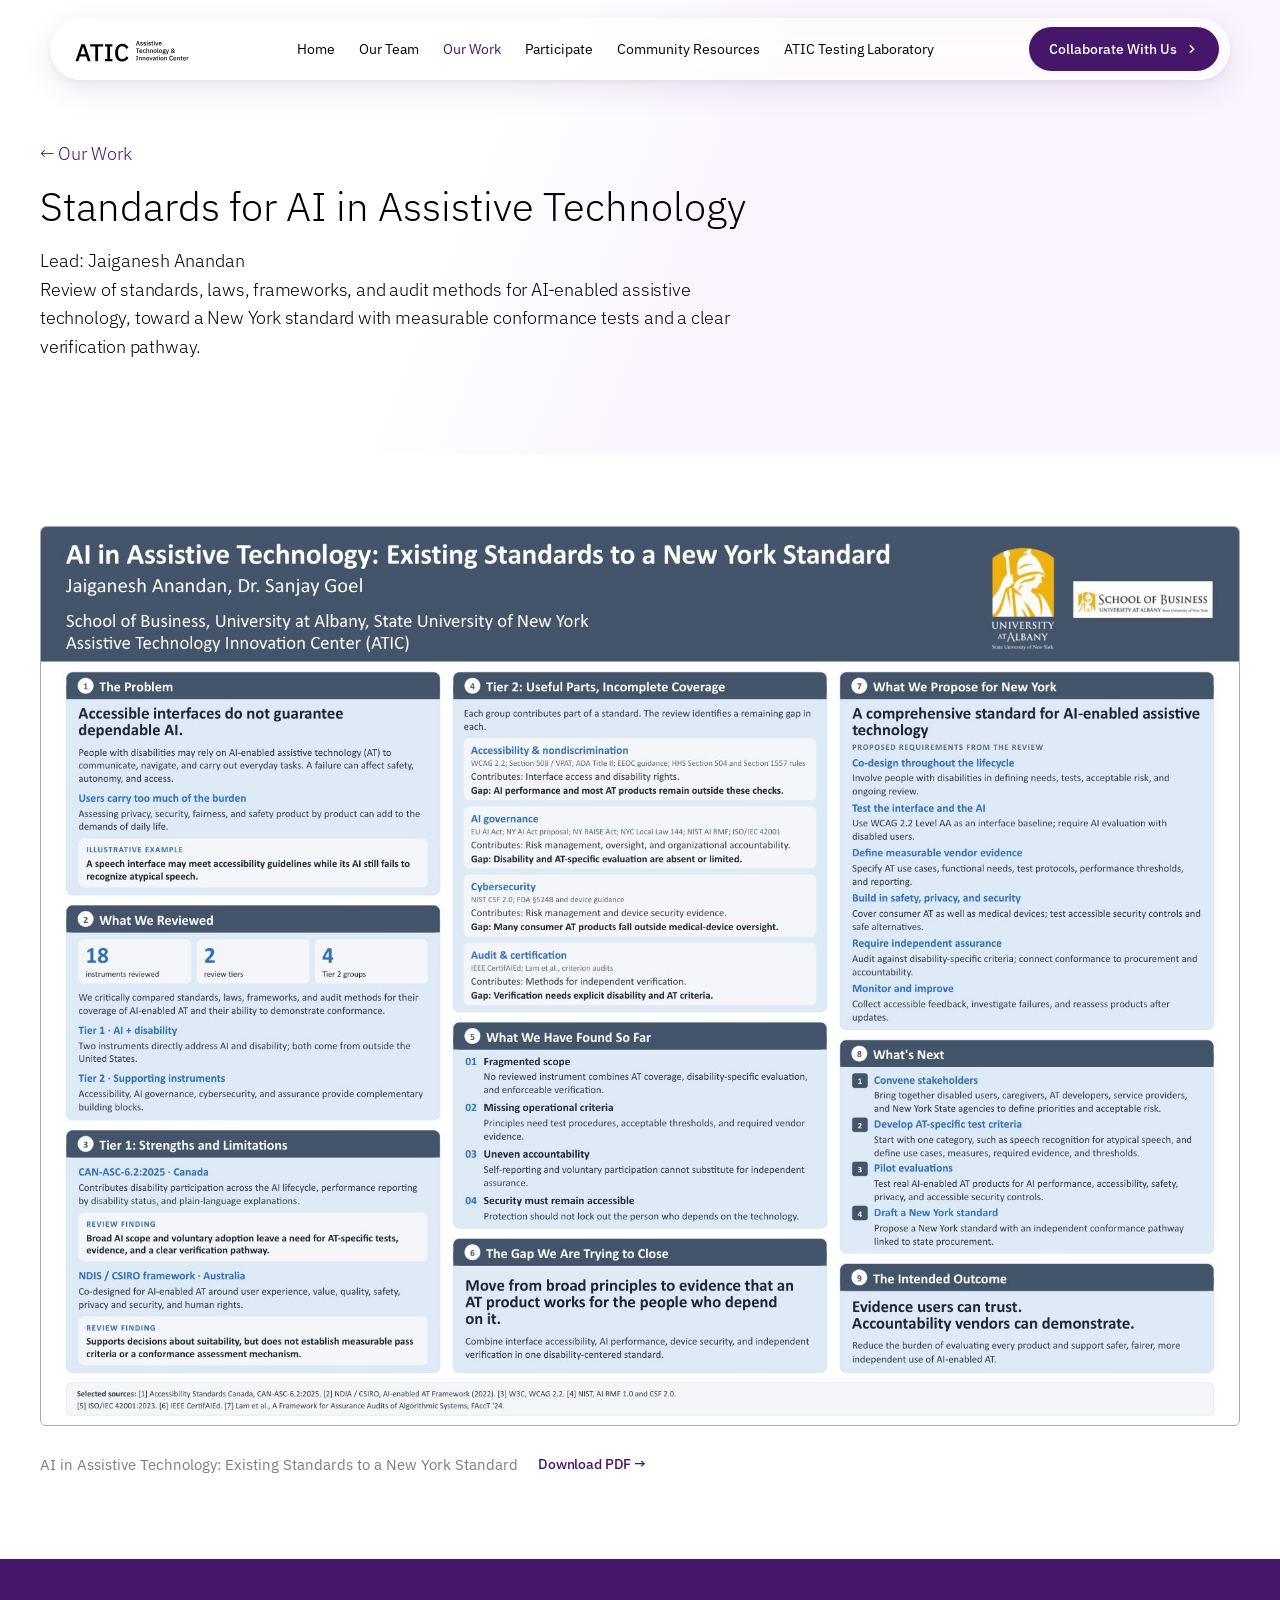
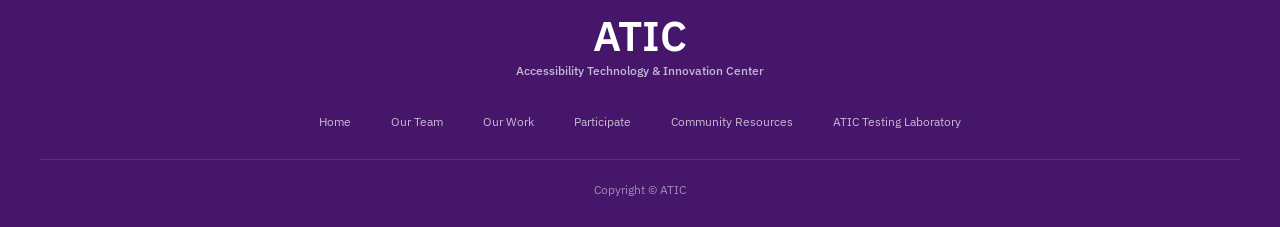
<file: project-ai-standards.html>
<!DOCTYPE html>
<html lang="en">
<head>
  <meta charset="UTF-8" />
  <meta name="viewport" content="width=device-width, initial-scale=1.0" />
  <title>Standards for AI in Assistive Technology — ATIC</title>
  <meta name="description" content="Review of standards, laws, frameworks, and audit methods for AI-enabled assistive technology, toward a New York standard with measurable conformance tests and a clear verification pathway." />
  <link rel="stylesheet" href="css/styles.css" />
  <link rel="stylesheet" href="css/nav-pill.css" />
</head>
<body class="page-body">

<!-- ═══════════ NAVBAR ═══════════ -->
<nav class="navbar">
  <div class="container nav-inner">
    <a href="index.html" class="nav-logo">
      <img src="assets/images/atic_logo_svg.svg" alt="ATIC - Assistive Technology &amp; Innovation Center" class="nav-logo-img">
    </a>
    <div class="nav-links">
      <a href="index.html">Home</a>
      <a href="our-team.html">Our Team</a>
      <a href="our-work.html" class="active">Our Work</a>
      <a href="participate.html">Participate</a>
      <a href="community-resources.html">Community Resources</a>
      <a href="atic-testing-laboratory.html">ATIC Testing Laboratory</a>
    </div>
    <a href="our-work.html" class="gh-nav-cta">Collaborate With Us
      <svg width="14" height="14" viewBox="0 0 16 16" fill="none" aria-hidden="true"><path d="M6 12l4-4-4-4" stroke="#fff" stroke-width="1.6" stroke-linecap="round" stroke-linejoin="round"/></svg>
    </a>
    <button class="hamburger" aria-label="Menu"><span></span><span></span><span></span></button>
  </div>
</nav>
<div class="mobile-nav">
  <a href="index.html">Home</a>
  <a href="our-team.html">Our Team</a>
  <a href="our-work.html" class="active">Our Work</a>
  <a href="participate.html">Participate</a>
  <a href="community-resources.html">Community Resources</a>
  <a href="atic-testing-laboratory.html">ATIC Testing Laboratory</a>
  <a href="our-work.html" class="gh-nav-cta">Collaborate With Us
    <svg width="14" height="14" viewBox="0 0 16 16" fill="none" aria-hidden="true"><path d="M6 12l4-4-4-4" stroke="#fff" stroke-width="1.6" stroke-linecap="round" stroke-linejoin="round"/></svg>
  </a>
</div>

<!-- ═══════════ HERO ═══════════ -->
<section class="hero-inner">
  <div class="container">
    <p class="proj-back"><a href="our-work.html">&larr; Our Work</a></p>
    <h1>Standards for AI in Assistive Technology</h1>
    <p class="w-lead">Lead: Jaiganesh Anandan</p>
    <p class="hero-desc">Review of standards, laws, frameworks, and audit methods for AI-enabled assistive technology, toward a New York standard with measurable conformance tests and a clear verification pathway.</p>
  </div>
</section>

<section class="section">
  <div class="container">
    <figure class="poster-fig">
      <a href="assets/posters/AI_in_AT_Poster.pdf" target="_blank" rel="noopener">
        <img src="assets/posters/AI_in_AT_Poster.jpg" alt="Research poster: AI in Assistive Technology: Existing Standards to a New York Standard" loading="lazy">
      </a>
      <figcaption>
        AI in Assistive Technology: Existing Standards to a New York Standard
        <a href="assets/posters/AI_in_AT_Poster.pdf" target="_blank" rel="noopener"
           class="btn btn-outline btn-sm">Download PDF &rarr;</a>
      </figcaption>
    </figure>
  </div>
</section>

<footer>
  <div class="container">
    <div class="footer-logo-wrap">
      <span class="footer-atic">ATIC</span>
      <span class="footer-sub">Accessibility Technology &amp; Innovation Center</span>
    </div>
    <nav class="footer-nav">
      <a href="index.html">Home</a>
      <a href="our-team.html">Our Team</a>
      <a href="our-work.html">Our Work</a>
      <a href="participate.html">Participate</a>
      <a href="community-resources.html">Community Resources</a>
      <a href="atic-testing-laboratory.html">ATIC Testing Laboratory</a>
    </nav>
    <p class="footer-copy">Copyright &copy; ATIC</p>
  </div>
</footer>

<script src="js/main.js"></script>
</body>
</html>
</file>
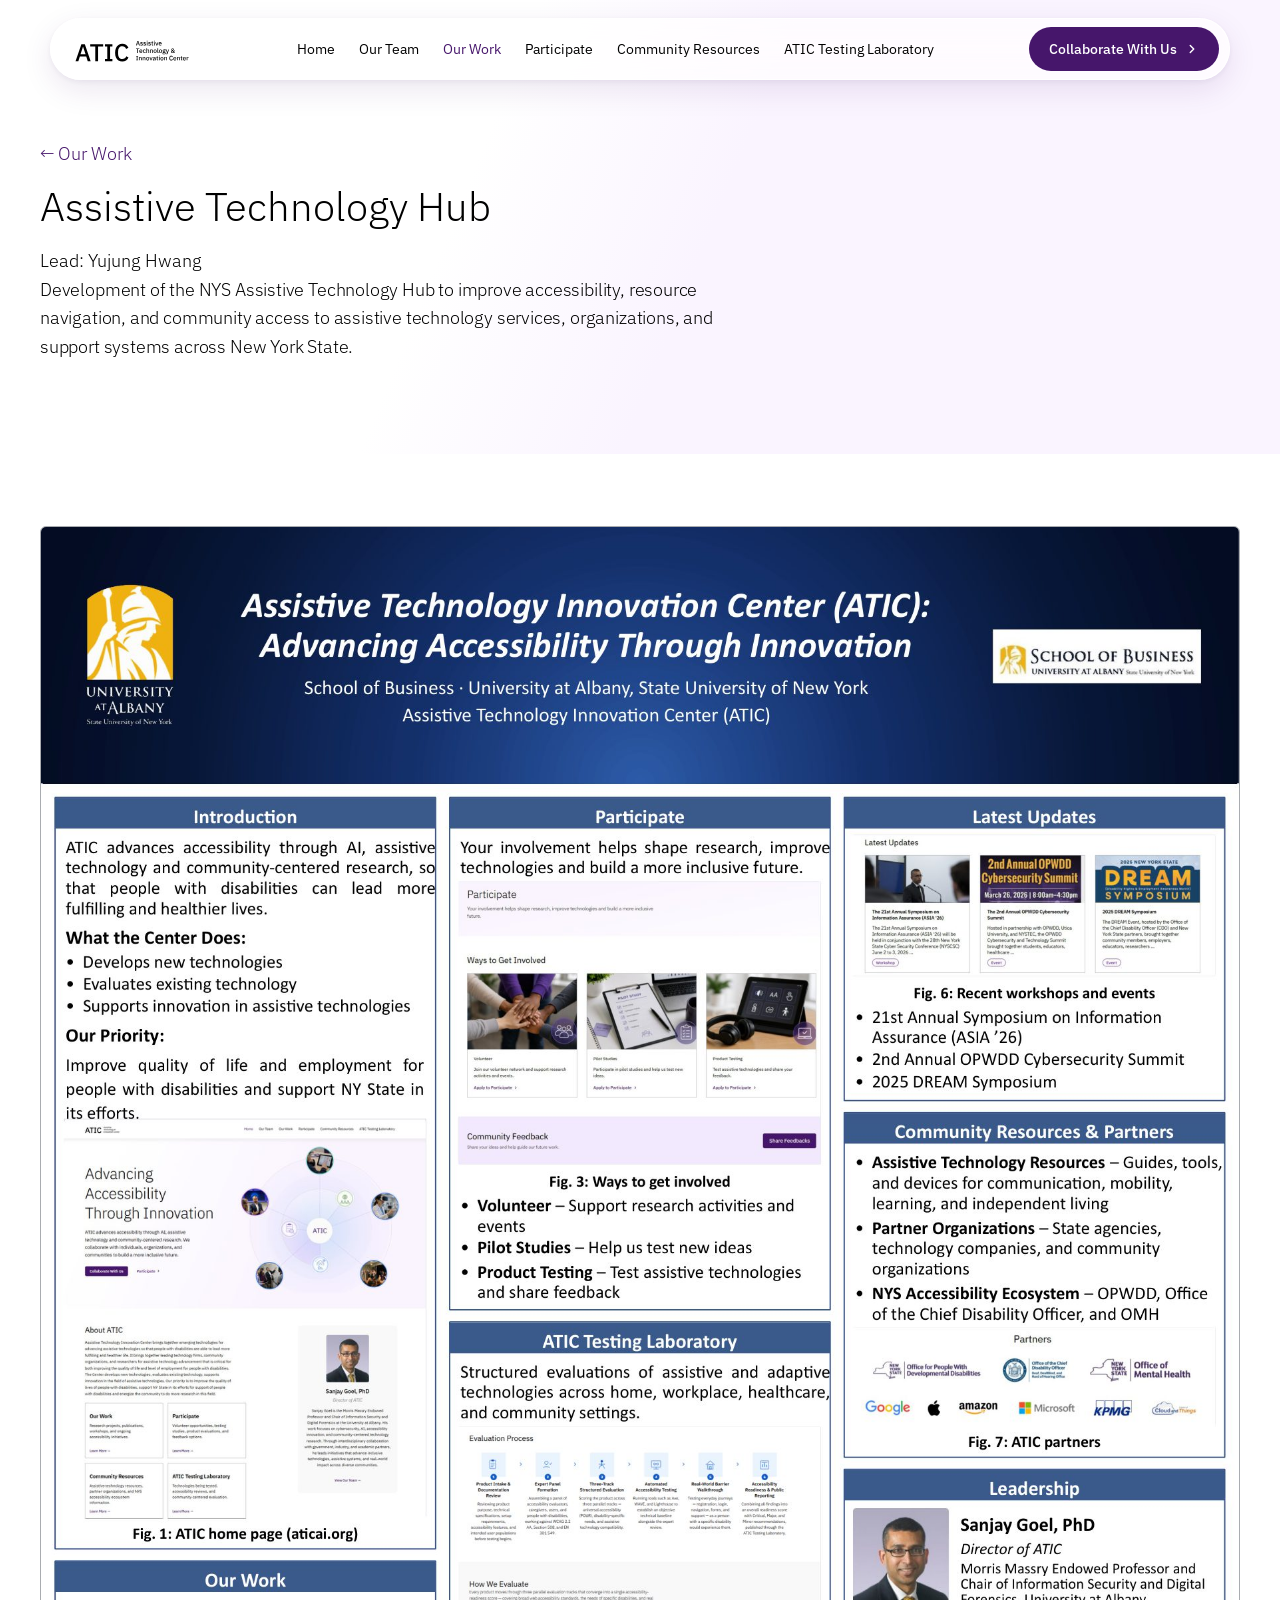
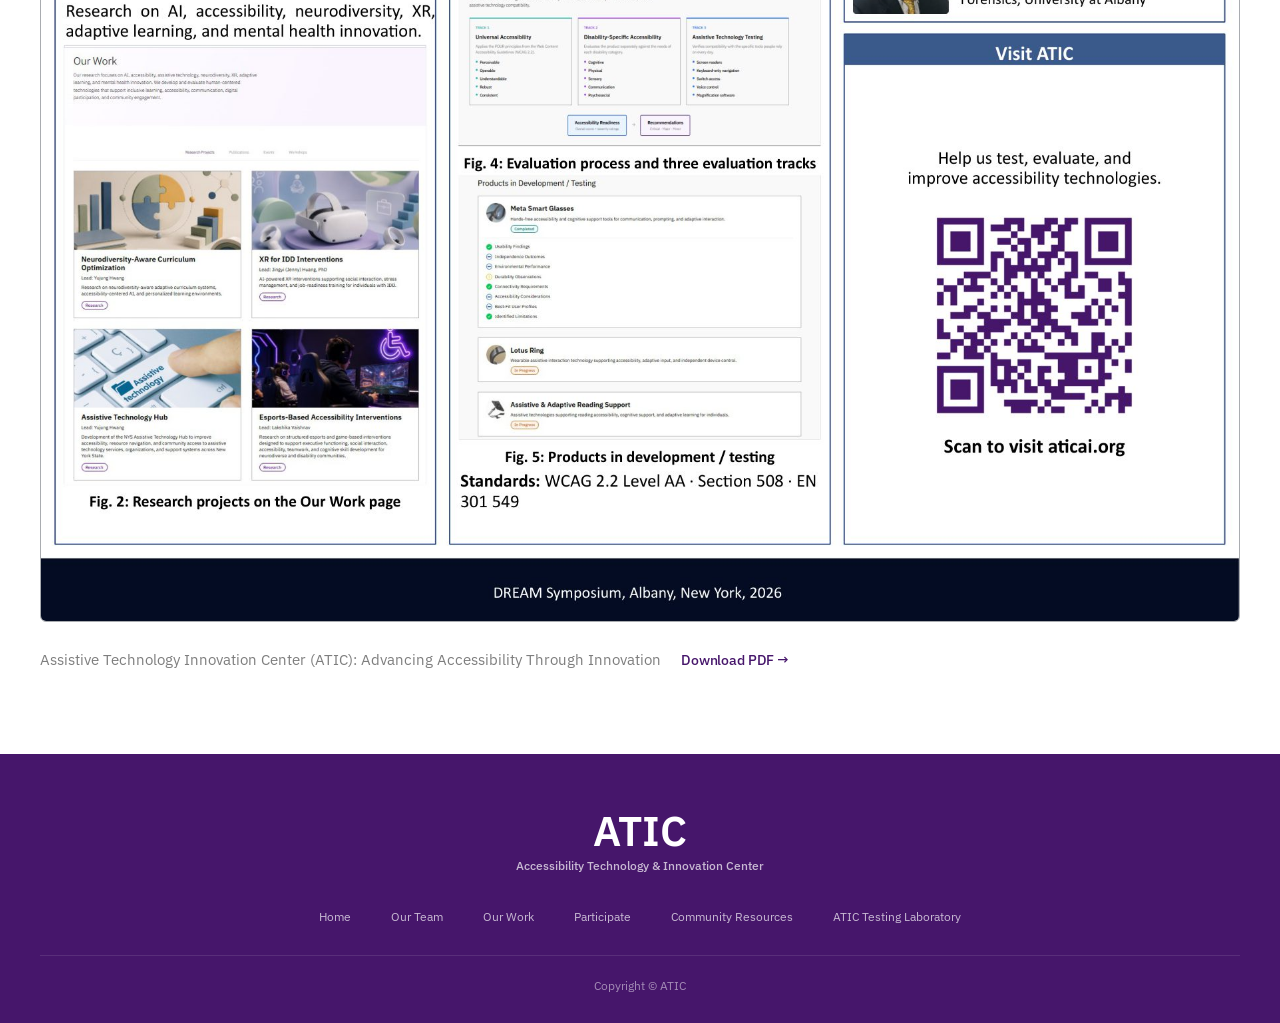
<file: project-at-hub.html>
<!DOCTYPE html>
<html lang="en">
<head>
  <meta charset="UTF-8" />
  <meta name="viewport" content="width=device-width, initial-scale=1.0" />
  <title>Assistive Technology Hub — ATIC</title>
  <meta name="description" content="Development of the NYS Assistive Technology Hub to improve accessibility, resource navigation, and community access to assistive technology services, organizations, and support systems across New York State." />
  <link rel="stylesheet" href="css/styles.css" />
  <link rel="stylesheet" href="css/nav-pill.css" />
</head>
<body class="page-body">

<!-- ═══════════ NAVBAR ═══════════ -->
<nav class="navbar">
  <div class="container nav-inner">
    <a href="index.html" class="nav-logo">
      <img src="assets/images/atic_logo_svg.svg" alt="ATIC - Assistive Technology &amp; Innovation Center" class="nav-logo-img">
    </a>
    <div class="nav-links">
      <a href="index.html">Home</a>
      <a href="our-team.html">Our Team</a>
      <a href="our-work.html" class="active">Our Work</a>
      <a href="participate.html">Participate</a>
      <a href="community-resources.html">Community Resources</a>
      <a href="atic-testing-laboratory.html">ATIC Testing Laboratory</a>
    </div>
    <a href="our-work.html" class="gh-nav-cta">Collaborate With Us
      <svg width="14" height="14" viewBox="0 0 16 16" fill="none" aria-hidden="true"><path d="M6 12l4-4-4-4" stroke="#fff" stroke-width="1.6" stroke-linecap="round" stroke-linejoin="round"/></svg>
    </a>
    <button class="hamburger" aria-label="Menu"><span></span><span></span><span></span></button>
  </div>
</nav>
<div class="mobile-nav">
  <a href="index.html">Home</a>
  <a href="our-team.html">Our Team</a>
  <a href="our-work.html" class="active">Our Work</a>
  <a href="participate.html">Participate</a>
  <a href="community-resources.html">Community Resources</a>
  <a href="atic-testing-laboratory.html">ATIC Testing Laboratory</a>
  <a href="our-work.html" class="gh-nav-cta">Collaborate With Us
    <svg width="14" height="14" viewBox="0 0 16 16" fill="none" aria-hidden="true"><path d="M6 12l4-4-4-4" stroke="#fff" stroke-width="1.6" stroke-linecap="round" stroke-linejoin="round"/></svg>
  </a>
</div>

<!-- ═══════════ HERO ═══════════ -->
<section class="hero-inner">
  <div class="container">
    <p class="proj-back"><a href="our-work.html">&larr; Our Work</a></p>
    <h1>Assistive Technology Hub</h1>
    <p class="w-lead">Lead: Yujung Hwang</p>
    <p class="hero-desc">Development of the NYS Assistive Technology Hub to improve accessibility, resource navigation, and community access to assistive technology services, organizations, and support systems across New York State.</p>
  </div>
</section>

<section class="section">
  <div class="container">
    <figure class="poster-fig">
      <a href="assets/posters/ATIC_Website_Poster.pdf" target="_blank" rel="noopener">
        <img src="assets/posters/ATIC_Website_Poster.jpg" alt="Research poster: Assistive Technology Innovation Center (ATIC): Advancing Accessibility Through Innovation" loading="lazy">
      </a>
      <figcaption>
        Assistive Technology Innovation Center (ATIC): Advancing Accessibility Through Innovation
        <a href="assets/posters/ATIC_Website_Poster.pdf" target="_blank" rel="noopener"
           class="btn btn-outline btn-sm">Download PDF &rarr;</a>
      </figcaption>
    </figure>
  </div>
</section>

<footer>
  <div class="container">
    <div class="footer-logo-wrap">
      <span class="footer-atic">ATIC</span>
      <span class="footer-sub">Accessibility Technology &amp; Innovation Center</span>
    </div>
    <nav class="footer-nav">
      <a href="index.html">Home</a>
      <a href="our-team.html">Our Team</a>
      <a href="our-work.html">Our Work</a>
      <a href="participate.html">Participate</a>
      <a href="community-resources.html">Community Resources</a>
      <a href="atic-testing-laboratory.html">ATIC Testing Laboratory</a>
    </nav>
    <p class="footer-copy">Copyright &copy; ATIC</p>
  </div>
</footer>

<script src="js/main.js"></script>
</body>
</html>
</file>
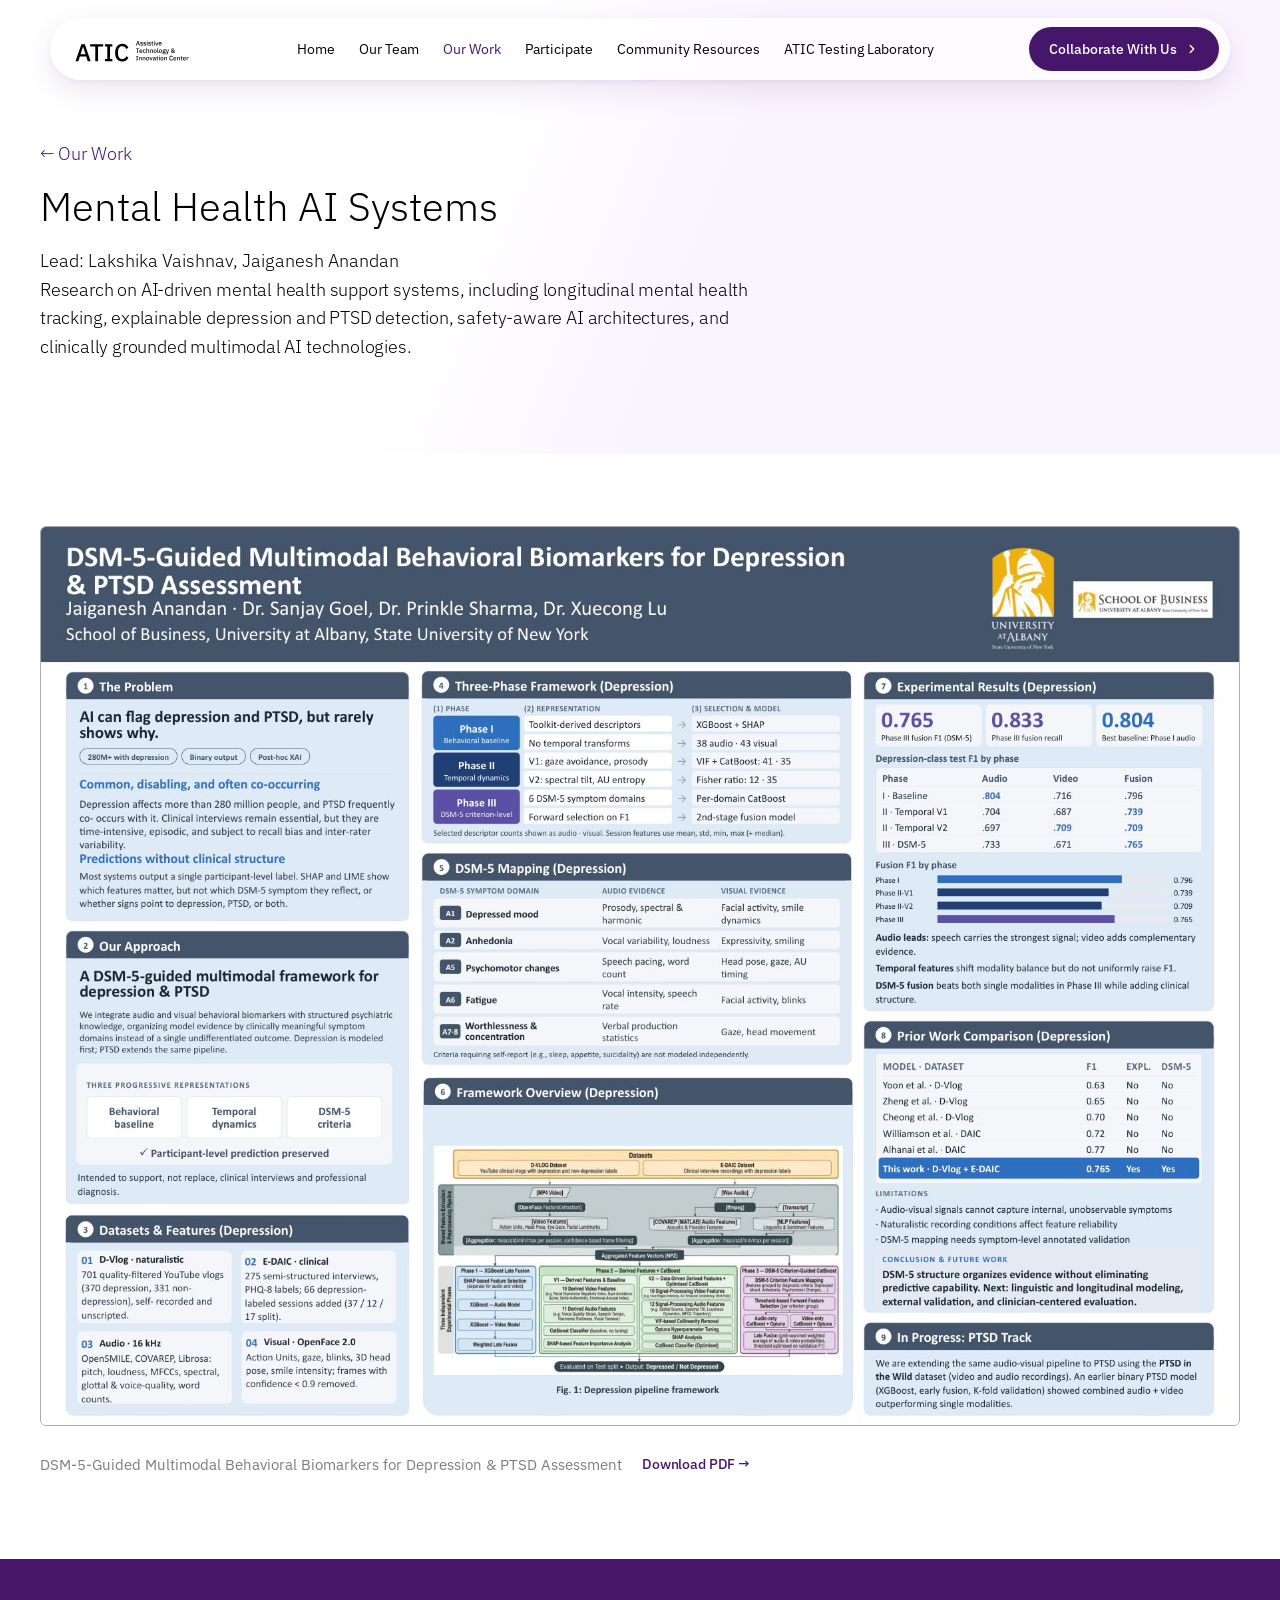
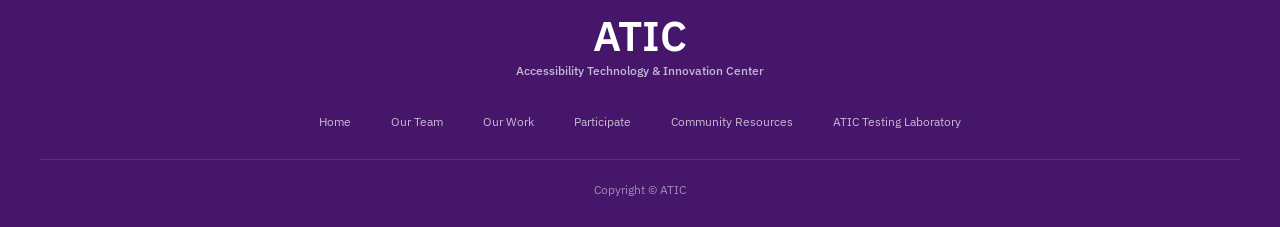
<file: project-mental-health-ai.html>
<!DOCTYPE html>
<html lang="en">
<head>
  <meta charset="UTF-8" />
  <meta name="viewport" content="width=device-width, initial-scale=1.0" />
  <title>Mental Health AI Systems — ATIC</title>
  <meta name="description" content="Research on AI-driven mental health support systems, including longitudinal mental health tracking, explainable depression and PTSD detection, safety-aware AI architectures, and clinically grounded multimodal AI technologies." />
  <link rel="stylesheet" href="css/styles.css" />
  <link rel="stylesheet" href="css/nav-pill.css" />
</head>
<body class="page-body">

<!-- ═══════════ NAVBAR ═══════════ -->
<nav class="navbar">
  <div class="container nav-inner">
    <a href="index.html" class="nav-logo">
      <img src="assets/images/atic_logo_svg.svg" alt="ATIC - Assistive Technology &amp; Innovation Center" class="nav-logo-img">
    </a>
    <div class="nav-links">
      <a href="index.html">Home</a>
      <a href="our-team.html">Our Team</a>
      <a href="our-work.html" class="active">Our Work</a>
      <a href="participate.html">Participate</a>
      <a href="community-resources.html">Community Resources</a>
      <a href="atic-testing-laboratory.html">ATIC Testing Laboratory</a>
    </div>
    <a href="our-work.html" class="gh-nav-cta">Collaborate With Us
      <svg width="14" height="14" viewBox="0 0 16 16" fill="none" aria-hidden="true"><path d="M6 12l4-4-4-4" stroke="#fff" stroke-width="1.6" stroke-linecap="round" stroke-linejoin="round"/></svg>
    </a>
    <button class="hamburger" aria-label="Menu"><span></span><span></span><span></span></button>
  </div>
</nav>
<div class="mobile-nav">
  <a href="index.html">Home</a>
  <a href="our-team.html">Our Team</a>
  <a href="our-work.html" class="active">Our Work</a>
  <a href="participate.html">Participate</a>
  <a href="community-resources.html">Community Resources</a>
  <a href="atic-testing-laboratory.html">ATIC Testing Laboratory</a>
  <a href="our-work.html" class="gh-nav-cta">Collaborate With Us
    <svg width="14" height="14" viewBox="0 0 16 16" fill="none" aria-hidden="true"><path d="M6 12l4-4-4-4" stroke="#fff" stroke-width="1.6" stroke-linecap="round" stroke-linejoin="round"/></svg>
  </a>
</div>

<!-- ═══════════ HERO ═══════════ -->
<section class="hero-inner">
  <div class="container">
    <p class="proj-back"><a href="our-work.html">&larr; Our Work</a></p>
    <h1>Mental Health AI Systems</h1>
    <p class="w-lead">Lead: Lakshika Vaishnav, Jaiganesh Anandan</p>
    <p class="hero-desc">Research on AI-driven mental health support systems, including longitudinal mental health tracking, explainable depression and PTSD detection, safety-aware AI architectures, and clinically grounded multimodal AI technologies.</p>
  </div>
</section>

<section class="section">
  <div class="container">
    <figure class="poster-fig">
      <a href="assets/posters/Depression_PTSD_Poster.pdf" target="_blank" rel="noopener">
        <img src="assets/posters/Depression_PTSD_Poster.jpg" alt="Research poster: DSM-5-Guided Multimodal Behavioral Biomarkers for Depression &amp; PTSD Assessment" loading="lazy">
      </a>
      <figcaption>
        DSM-5-Guided Multimodal Behavioral Biomarkers for Depression &amp; PTSD Assessment
        <a href="assets/posters/Depression_PTSD_Poster.pdf" target="_blank" rel="noopener"
           class="btn btn-outline btn-sm">Download PDF &rarr;</a>
      </figcaption>
    </figure>
  </div>
</section>

<footer>
  <div class="container">
    <div class="footer-logo-wrap">
      <span class="footer-atic">ATIC</span>
      <span class="footer-sub">Accessibility Technology &amp; Innovation Center</span>
    </div>
    <nav class="footer-nav">
      <a href="index.html">Home</a>
      <a href="our-team.html">Our Team</a>
      <a href="our-work.html">Our Work</a>
      <a href="participate.html">Participate</a>
      <a href="community-resources.html">Community Resources</a>
      <a href="atic-testing-laboratory.html">ATIC Testing Laboratory</a>
    </nav>
    <p class="footer-copy">Copyright &copy; ATIC</p>
  </div>
</footer>

<script src="js/main.js"></script>
</body>
</html>
</file>
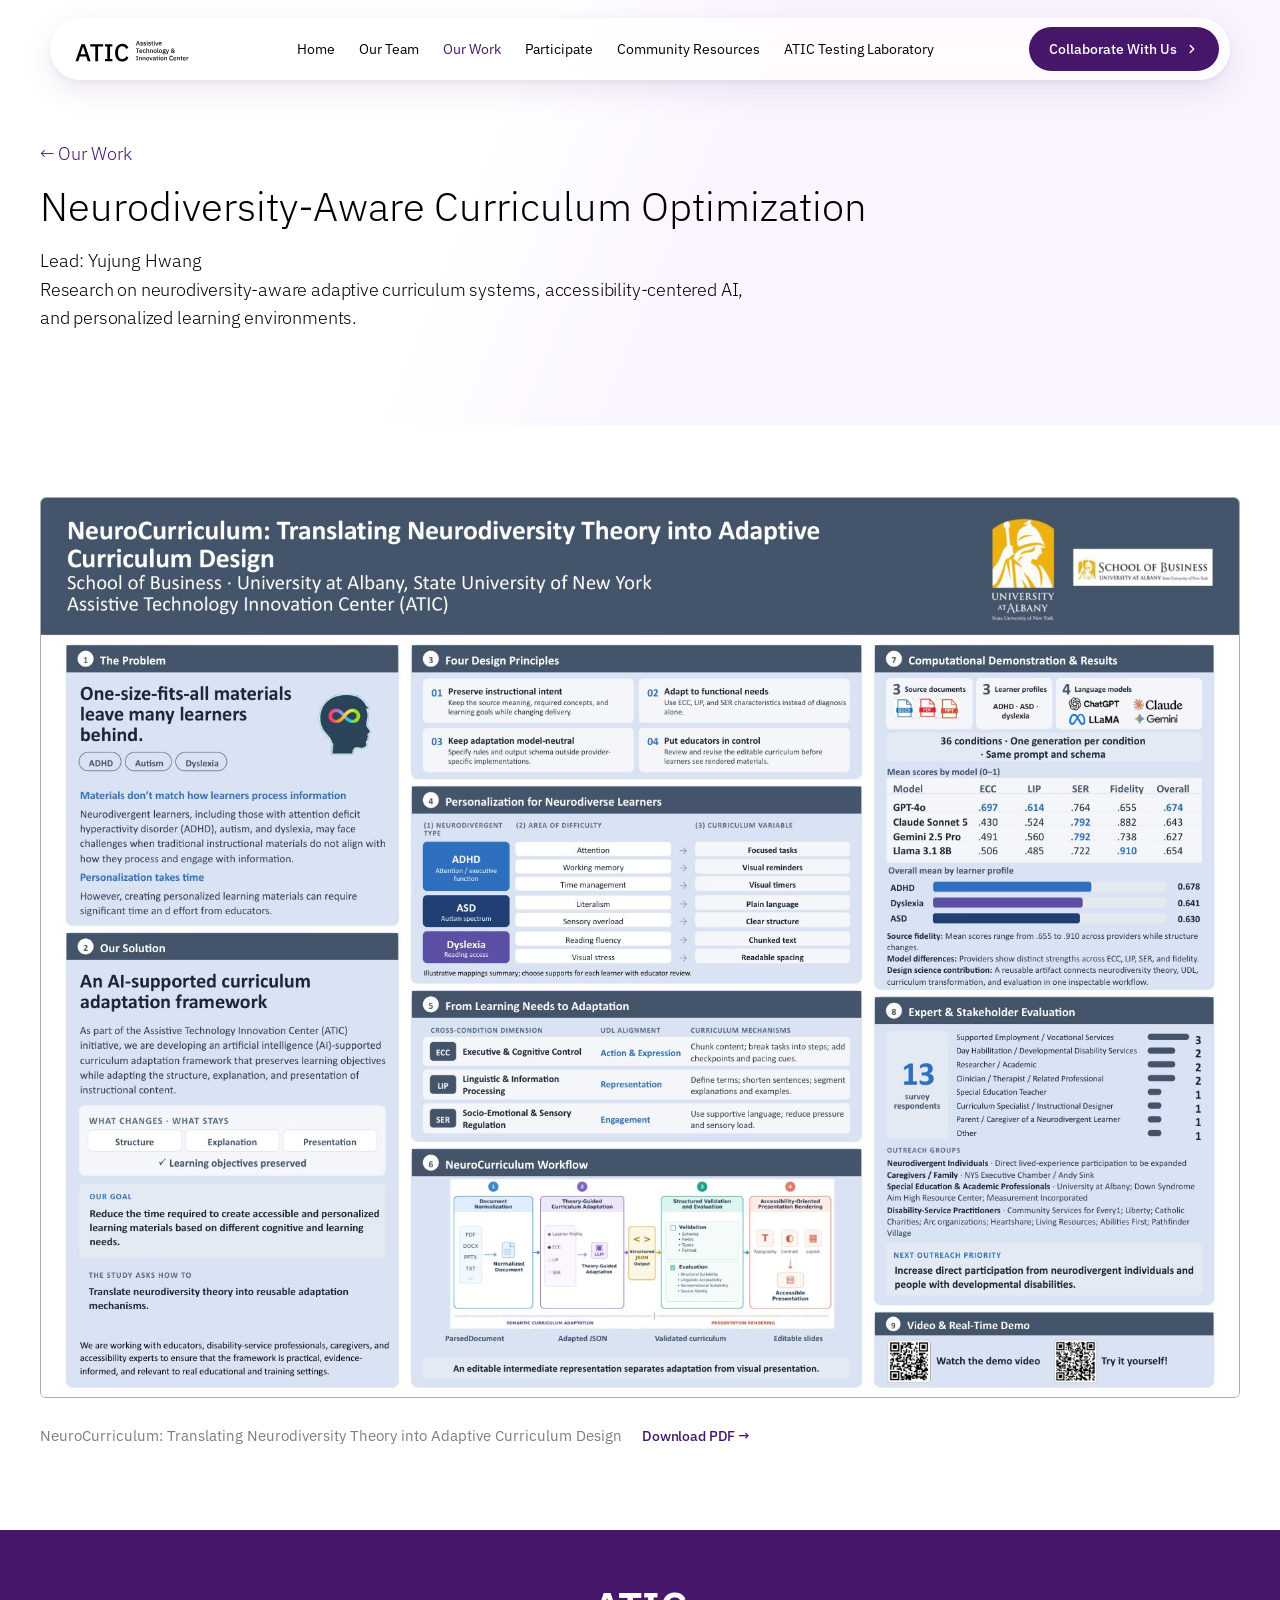
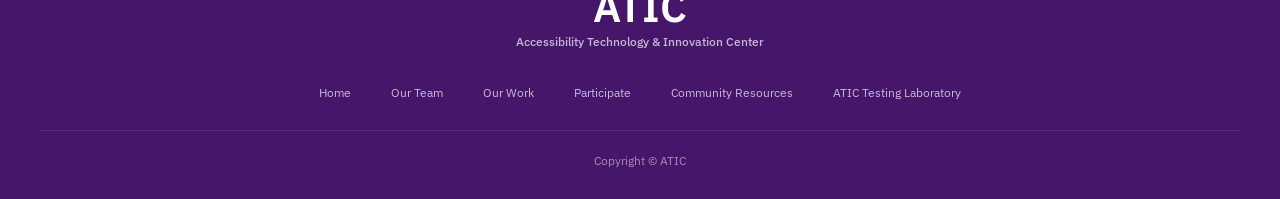
<file: project-neurodiversity-curriculum.html>
<!DOCTYPE html>
<html lang="en">
<head>
  <meta charset="UTF-8" />
  <meta name="viewport" content="width=device-width, initial-scale=1.0" />
  <title>Neurodiversity-Aware Curriculum Optimization — ATIC</title>
  <meta name="description" content="Research on neurodiversity-aware adaptive curriculum systems, accessibility-centered AI, and personalized learning environments." />
  <link rel="stylesheet" href="css/styles.css" />
  <link rel="stylesheet" href="css/nav-pill.css" />
</head>
<body class="page-body">

<!-- ═══════════ NAVBAR ═══════════ -->
<nav class="navbar">
  <div class="container nav-inner">
    <a href="index.html" class="nav-logo">
      <img src="assets/images/atic_logo_svg.svg" alt="ATIC - Assistive Technology &amp; Innovation Center" class="nav-logo-img">
    </a>
    <div class="nav-links">
      <a href="index.html">Home</a>
      <a href="our-team.html">Our Team</a>
      <a href="our-work.html" class="active">Our Work</a>
      <a href="participate.html">Participate</a>
      <a href="community-resources.html">Community Resources</a>
      <a href="atic-testing-laboratory.html">ATIC Testing Laboratory</a>
    </div>
    <a href="our-work.html" class="gh-nav-cta">Collaborate With Us
      <svg width="14" height="14" viewBox="0 0 16 16" fill="none" aria-hidden="true"><path d="M6 12l4-4-4-4" stroke="#fff" stroke-width="1.6" stroke-linecap="round" stroke-linejoin="round"/></svg>
    </a>
    <button class="hamburger" aria-label="Menu"><span></span><span></span><span></span></button>
  </div>
</nav>
<div class="mobile-nav">
  <a href="index.html">Home</a>
  <a href="our-team.html">Our Team</a>
  <a href="our-work.html" class="active">Our Work</a>
  <a href="participate.html">Participate</a>
  <a href="community-resources.html">Community Resources</a>
  <a href="atic-testing-laboratory.html">ATIC Testing Laboratory</a>
  <a href="our-work.html" class="gh-nav-cta">Collaborate With Us
    <svg width="14" height="14" viewBox="0 0 16 16" fill="none" aria-hidden="true"><path d="M6 12l4-4-4-4" stroke="#fff" stroke-width="1.6" stroke-linecap="round" stroke-linejoin="round"/></svg>
  </a>
</div>

<!-- ═══════════ HERO ═══════════ -->
<section class="hero-inner">
  <div class="container">
    <p class="proj-back"><a href="our-work.html">&larr; Our Work</a></p>
    <h1>Neurodiversity-Aware Curriculum Optimization</h1>
    <p class="w-lead">Lead: Yujung Hwang</p>
    <p class="hero-desc">Research on neurodiversity-aware adaptive curriculum systems, accessibility-centered AI, and personalized learning environments.</p>
  </div>
</section>

<section class="section">
  <div class="container">
    <figure class="poster-fig">
      <a href="assets/posters/NeuroDiverse_Curriculum_Poster.pdf" target="_blank" rel="noopener">
        <img src="assets/posters/NeuroDiverse_Curriculum_Poster.jpg" alt="Research poster: NeuroCurriculum: Translating Neurodiversity Theory into Adaptive Curriculum Design" loading="lazy">
      </a>
      <figcaption>
        NeuroCurriculum: Translating Neurodiversity Theory into Adaptive Curriculum Design
        <a href="assets/posters/NeuroDiverse_Curriculum_Poster.pdf" target="_blank" rel="noopener"
           class="btn btn-outline btn-sm">Download PDF &rarr;</a>
      </figcaption>
    </figure>
  </div>
</section>

<footer>
  <div class="container">
    <div class="footer-logo-wrap">
      <span class="footer-atic">ATIC</span>
      <span class="footer-sub">Accessibility Technology &amp; Innovation Center</span>
    </div>
    <nav class="footer-nav">
      <a href="index.html">Home</a>
      <a href="our-team.html">Our Team</a>
      <a href="our-work.html">Our Work</a>
      <a href="participate.html">Participate</a>
      <a href="community-resources.html">Community Resources</a>
      <a href="atic-testing-laboratory.html">ATIC Testing Laboratory</a>
    </nav>
    <p class="footer-copy">Copyright &copy; ATIC</p>
  </div>
</footer>

<script src="js/main.js"></script>
</body>
</html>
</file>
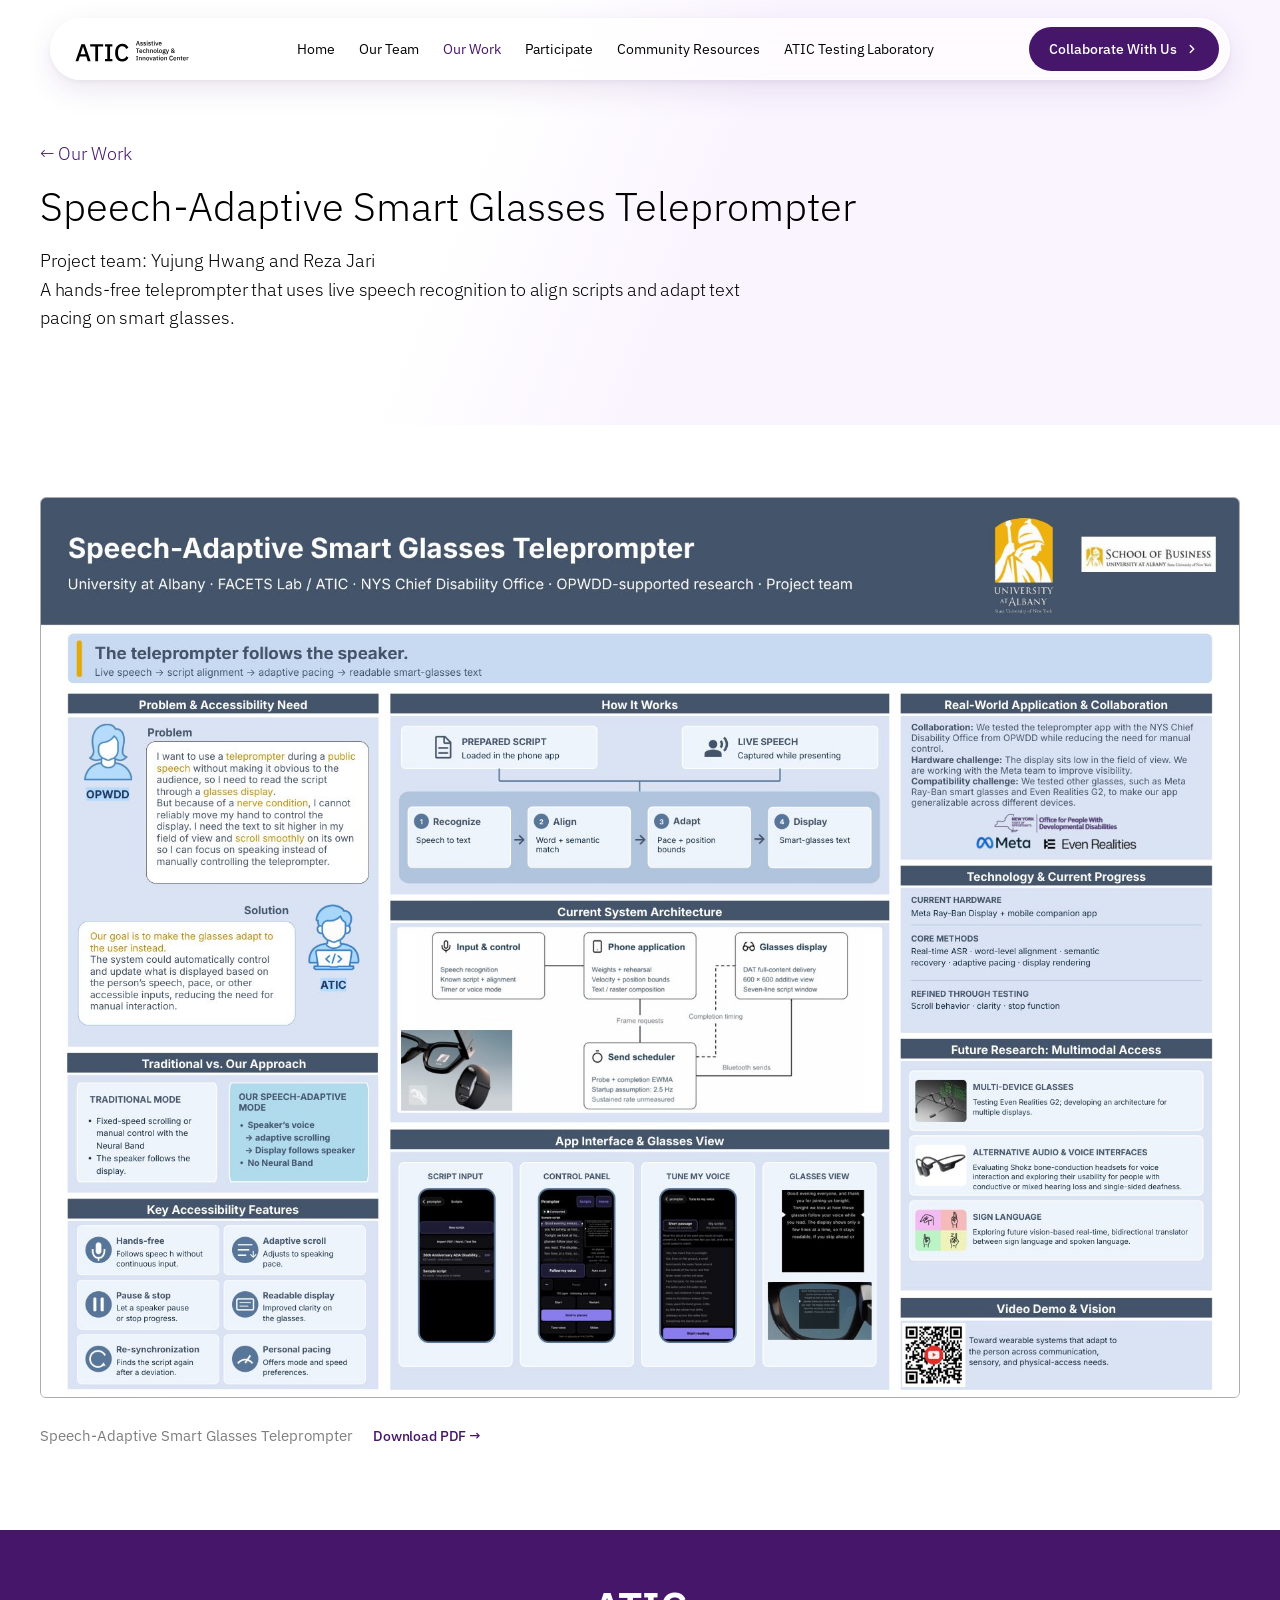
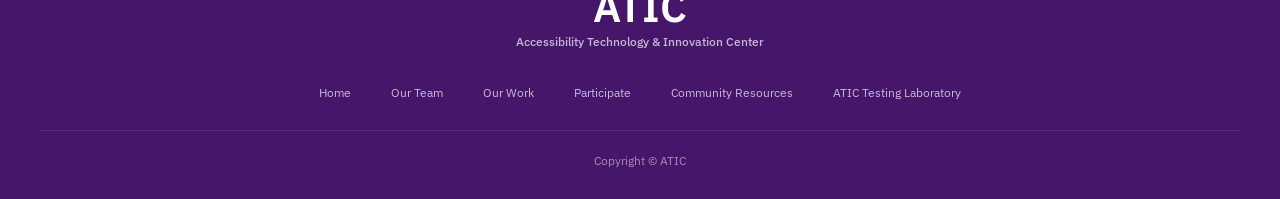
<file: project-smart-glasses.html>
<!DOCTYPE html>
<html lang="en">
<head>
  <meta charset="UTF-8" />
  <meta name="viewport" content="width=device-width, initial-scale=1.0" />
  <title>Speech-Adaptive Smart Glasses Teleprompter — ATIC</title>
  <meta name="description" content="A hands-free teleprompter that uses live speech recognition to align scripts and adapt text pacing on smart glasses." />
  <link rel="stylesheet" href="css/styles.css" />
  <link rel="stylesheet" href="css/nav-pill.css" />
</head>
<body class="page-body">

<!-- ═══════════ NAVBAR ═══════════ -->
<nav class="navbar">
  <div class="container nav-inner">
    <a href="index.html" class="nav-logo">
      <img src="assets/images/atic_logo_svg.svg" alt="ATIC - Assistive Technology &amp; Innovation Center" class="nav-logo-img">
    </a>
    <div class="nav-links">
      <a href="index.html">Home</a>
      <a href="our-team.html">Our Team</a>
      <a href="our-work.html" class="active">Our Work</a>
      <a href="participate.html">Participate</a>
      <a href="community-resources.html">Community Resources</a>
      <a href="atic-testing-laboratory.html">ATIC Testing Laboratory</a>
    </div>
    <a href="our-work.html" class="gh-nav-cta">Collaborate With Us
      <svg width="14" height="14" viewBox="0 0 16 16" fill="none" aria-hidden="true"><path d="M6 12l4-4-4-4" stroke="#fff" stroke-width="1.6" stroke-linecap="round" stroke-linejoin="round"/></svg>
    </a>
    <button class="hamburger" aria-label="Menu"><span></span><span></span><span></span></button>
  </div>
</nav>
<div class="mobile-nav">
  <a href="index.html">Home</a>
  <a href="our-team.html">Our Team</a>
  <a href="our-work.html" class="active">Our Work</a>
  <a href="participate.html">Participate</a>
  <a href="community-resources.html">Community Resources</a>
  <a href="atic-testing-laboratory.html">ATIC Testing Laboratory</a>
  <a href="our-work.html" class="gh-nav-cta">Collaborate With Us
    <svg width="14" height="14" viewBox="0 0 16 16" fill="none" aria-hidden="true"><path d="M6 12l4-4-4-4" stroke="#fff" stroke-width="1.6" stroke-linecap="round" stroke-linejoin="round"/></svg>
  </a>
</div>

<!-- ═══════════ HERO ═══════════ -->
<section class="hero-inner">
  <div class="container">
    <p class="proj-back"><a href="our-work.html">&larr; Our Work</a></p>
    <h1>Speech-Adaptive Smart Glasses Teleprompter</h1>
    <p class="w-lead">Project team: Yujung Hwang and Reza Jari</p>
    <p class="hero-desc">A hands-free teleprompter that uses live speech recognition to align scripts and adapt text pacing on smart glasses.</p>
  </div>
</section>

<section class="section">
  <div class="container">
    <figure class="poster-fig">
      <a href="assets/posters/Meta_SmartGlasses_Poster.pdf" target="_blank" rel="noopener">
        <img src="assets/posters/Meta_SmartGlasses_Poster.jpg" alt="Research poster: Speech-Adaptive Smart Glasses Teleprompter" loading="lazy">
      </a>
      <figcaption>
        Speech-Adaptive Smart Glasses Teleprompter
        <a href="assets/posters/Meta_SmartGlasses_Poster.pdf" target="_blank" rel="noopener"
           class="btn btn-outline btn-sm">Download PDF &rarr;</a>
      </figcaption>
    </figure>
  </div>
</section>

<footer>
  <div class="container">
    <div class="footer-logo-wrap">
      <span class="footer-atic">ATIC</span>
      <span class="footer-sub">Accessibility Technology &amp; Innovation Center</span>
    </div>
    <nav class="footer-nav">
      <a href="index.html">Home</a>
      <a href="our-team.html">Our Team</a>
      <a href="our-work.html">Our Work</a>
      <a href="participate.html">Participate</a>
      <a href="community-resources.html">Community Resources</a>
      <a href="atic-testing-laboratory.html">ATIC Testing Laboratory</a>
    </nav>
    <p class="footer-copy">Copyright &copy; ATIC</p>
  </div>
</footer>

<script src="js/main.js"></script>
</body>
</html>
</file>
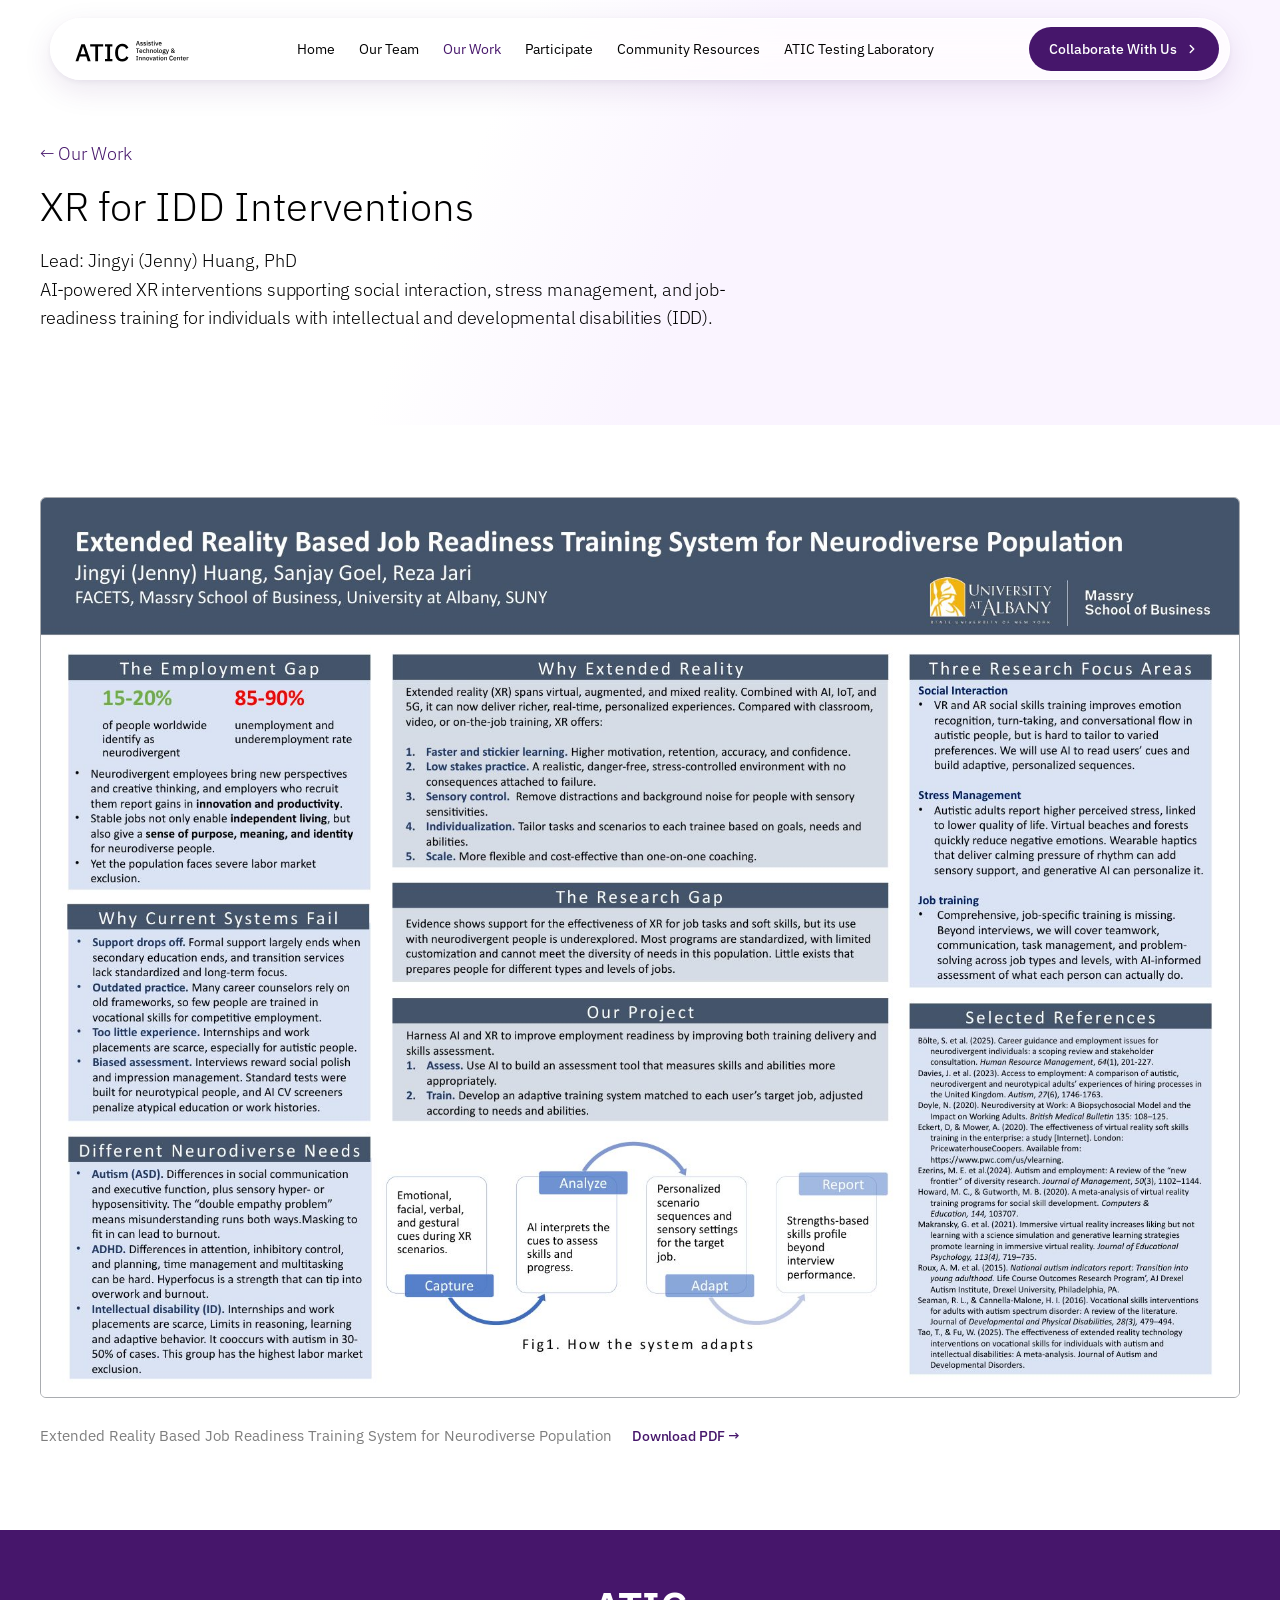
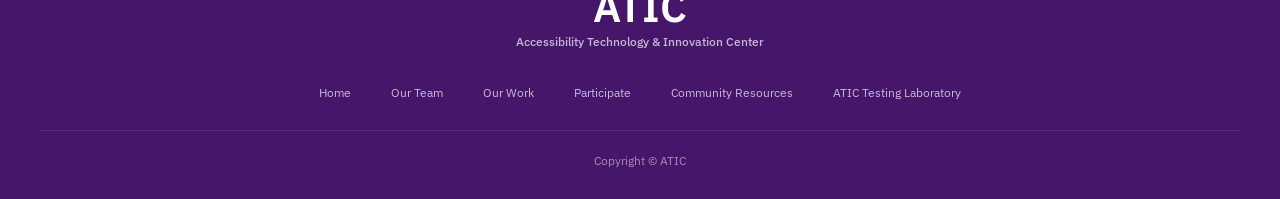
<file: project-xr-idd.html>
<!DOCTYPE html>
<html lang="en">
<head>
  <meta charset="UTF-8" />
  <meta name="viewport" content="width=device-width, initial-scale=1.0" />
  <title>XR for IDD Interventions — ATIC</title>
  <meta name="description" content="AI-powered XR interventions supporting social interaction, stress management, and job-readiness training for individuals with intellectual and developmental disabilities (IDD)." />
  <link rel="stylesheet" href="css/styles.css" />
  <link rel="stylesheet" href="css/nav-pill.css" />
</head>
<body class="page-body">

<!-- ═══════════ NAVBAR ═══════════ -->
<nav class="navbar">
  <div class="container nav-inner">
    <a href="index.html" class="nav-logo">
      <img src="assets/images/atic_logo_svg.svg" alt="ATIC - Assistive Technology &amp; Innovation Center" class="nav-logo-img">
    </a>
    <div class="nav-links">
      <a href="index.html">Home</a>
      <a href="our-team.html">Our Team</a>
      <a href="our-work.html" class="active">Our Work</a>
      <a href="participate.html">Participate</a>
      <a href="community-resources.html">Community Resources</a>
      <a href="atic-testing-laboratory.html">ATIC Testing Laboratory</a>
    </div>
    <a href="our-work.html" class="gh-nav-cta">Collaborate With Us
      <svg width="14" height="14" viewBox="0 0 16 16" fill="none" aria-hidden="true"><path d="M6 12l4-4-4-4" stroke="#fff" stroke-width="1.6" stroke-linecap="round" stroke-linejoin="round"/></svg>
    </a>
    <button class="hamburger" aria-label="Menu"><span></span><span></span><span></span></button>
  </div>
</nav>
<div class="mobile-nav">
  <a href="index.html">Home</a>
  <a href="our-team.html">Our Team</a>
  <a href="our-work.html" class="active">Our Work</a>
  <a href="participate.html">Participate</a>
  <a href="community-resources.html">Community Resources</a>
  <a href="atic-testing-laboratory.html">ATIC Testing Laboratory</a>
  <a href="our-work.html" class="gh-nav-cta">Collaborate With Us
    <svg width="14" height="14" viewBox="0 0 16 16" fill="none" aria-hidden="true"><path d="M6 12l4-4-4-4" stroke="#fff" stroke-width="1.6" stroke-linecap="round" stroke-linejoin="round"/></svg>
  </a>
</div>

<!-- ═══════════ HERO ═══════════ -->
<section class="hero-inner">
  <div class="container">
    <p class="proj-back"><a href="our-work.html">&larr; Our Work</a></p>
    <h1>XR for IDD Interventions</h1>
    <p class="w-lead">Lead: Jingyi (Jenny) Huang, PhD</p>
    <p class="hero-desc">AI-powered XR interventions supporting social interaction, stress management, and job-readiness training for individuals with intellectual and developmental disabilities (IDD).</p>
  </div>
</section>

<section class="section">
  <div class="container">
    <figure class="poster-fig">
      <a href="assets/posters/DREAM%20poster.pdf" target="_blank" rel="noopener">
        <img src="assets/posters/DREAM%20poster.jpg" alt="Research poster: Extended Reality Based Job Readiness Training System for Neurodiverse Population" loading="lazy">
      </a>
      <figcaption>
        Extended Reality Based Job Readiness Training System for Neurodiverse Population
        <a href="assets/posters/DREAM%20poster.pdf" target="_blank" rel="noopener"
           class="btn btn-outline btn-sm">Download PDF &rarr;</a>
      </figcaption>
    </figure>
  </div>
</section>

<footer>
  <div class="container">
    <div class="footer-logo-wrap">
      <span class="footer-atic">ATIC</span>
      <span class="footer-sub">Accessibility Technology &amp; Innovation Center</span>
    </div>
    <nav class="footer-nav">
      <a href="index.html">Home</a>
      <a href="our-team.html">Our Team</a>
      <a href="our-work.html">Our Work</a>
      <a href="participate.html">Participate</a>
      <a href="community-resources.html">Community Resources</a>
      <a href="atic-testing-laboratory.html">ATIC Testing Laboratory</a>
    </nav>
    <p class="footer-copy">Copyright &copy; ATIC</p>
  </div>
</footer>

<script src="js/main.js"></script>
</body>
</html>
</file>
<file: css/styles.css>
/* ============================================================
   ATIC Website — v3 (Pixel-exact from Figma CSS spec)
   Font: IBM Plex Sans | Primary: #46166B
   ============================================================ */

@import url('https://fonts.googleapis.com/css2?family=IBM+Plex+Sans:ital,wght@0,300;0,400;0,500;0,600;1,400&display=swap');

/* ── Design tokens (directly from Figma CSS) ── */
:root {
  --purple:     #46166B;   /* primary brand purple */
  --purple-tag: #6615A4;   /* research badge */
  --lavender:   #FAF4FF;   /* light purple bg */
  --gold:       #FDCC48;   /* CTA banner */
  --green-tag:  #166B5A;   /* workshop badge */
  --amber-tag:  #DEA303;   /* event badge */
  --footer-bg:  #46166B;
  --text:       #000000;
  --text-muted: #7E7E7E;
  --border:     #A9ACB0;
  --card-f9:    #F9F9F9;
  --ededed:     #EDEDED;
  --white:      #FFFFFF;
  --shadow:     0 4px 16px rgba(0,0,0,.08);
  --r-sm:  6px;
  --r-md: 12px;
  --nav-h: 80px;
  --max-w: 1400px;
  --ease:  all .22s ease;
}

/* ── Reset ── */
*,*::before,*::after{box-sizing:border-box;margin:0;padding:0}
html{scroll-behavior:smooth}
body{
  font-family:'IBM Plex Sans',system-ui,sans-serif;
  color:var(--text);
  background:#fff;
  -webkit-font-smoothing:antialiased;
  line-height:1.6;
  overflow-x:hidden; /* feedback: remove horizontal scrollbar */
}
img{max-width:100%;height:auto;display:block}
a{text-decoration:none;color:inherit}
ul{list-style:none}
button{cursor:pointer;border:0;background:none;font-family:inherit}
/* Navbar is transparent, hero sections include nav-h in their top padding */
.page-body{padding-top:0}

/* ── Container ── */
.container{width:100%;max-width:var(--max-w);margin:0 auto;padding:0 40px}

/* ================================================================
   TYPOGRAPHY  (from Figma CSS)
   ================================================================ */
/* Hero heading: weight 300, 64px */
.h-hero{
  font-size:clamp(2rem,4.5vw,4rem);
  font-weight:300;
  line-height:1.3;
  letter-spacing:-0.01em;
  color:var(--text);
}
/* Global h2 baseline — feedback: IBM Plex Sans Regular, 32px, all pages */
h2{
  font-size:2rem; /* 32px */
  font-weight:400; /* Regular */
  font-family:'IBM Plex Sans',system-ui,sans-serif;
  line-height:1.2;
  letter-spacing:-0.01em;
  color:var(--text);
}
/* .h-section mirrors the same rule (kept for specificity) */
.h-section{
  font-size:2rem;
  font-weight:400;
  line-height:1.2;
  letter-spacing:-0.01em;
  color:var(--text);
}
/* Card title: weight 600, 28px */
.h-card{
  font-size:clamp(1rem,2vw,1.75rem);
  font-weight:600;
  line-height:1.15;
  color:var(--text);
}
/* What We Do item title: weight 600, 24px */
.h-item{
  font-size:clamp(1rem,1.8vw,1.5rem);
  font-weight:600;
  line-height:1.33;
  color:var(--text);
}
p{font-size:1rem;color:var(--text);line-height:1.6}
.text-muted{color:var(--text-muted)}
.text-center{text-align:center}

/* ================================================================
   BUTTONS & LINKS  (from Figma CSS)
   ================================================================ */
/* Primary: filled, NO border */
.btn-primary{
  display:inline-flex;align-items:center;gap:6px;
  padding:11px 20px;
  background:var(--purple);color:#fff;
  font-size:1rem;font-weight:500;letter-spacing:-0.01em;
  border:0;
  border-radius:var(--r-sm);
  transition:var(--ease);
}
.btn-primary:hover{background:#341153;transform:translateY(-1px)}

/* Outline: completely borderless, no background box */
.btn-outline{
  display:inline-flex;align-items:center;gap:6px;
  padding:11px 20px;
  background:transparent;
  color:var(--purple);
  font-size:1rem;font-weight:500;letter-spacing:-0.01em;
  border:0;
  border-radius:0;
  transition:var(--ease);
}
.btn-outline:hover{color:#341153;gap:10px;}

/* Text arrow link — "Button →" style from Figma */
.link-btn{
  display:inline-flex;align-items:center;gap:4px;
  font-size:0.875rem;font-weight:500;
  color:var(--purple);
  transition:var(--ease);
}
.link-btn::after{content:'→'}
.link-btn:hover{gap:8px}

/* White-on-purple outline (for footer/dark bg) */
/* White variant on dark/coloured bg — NO border */
.btn-outline-white{
  display:inline-flex;align-items:center;padding:8px 20px;
  border:0;
  background:rgba(255,255,255,.18);color:#fff;
  font-size:1rem;font-weight:500;
  border-radius:var(--r-sm);transition:var(--ease);
}
.btn-outline-white:hover{background:rgba(255,255,255,.32)}

/* Small util */
.btn-sm{padding:11px 0!important;font-size:0.875rem!important}

/* ── Badge tags (from Figma CSS) ── */
.tag{
  display:inline-flex;align-items:center;justify-content:center;
  padding:2px 14px;
  border-radius:16px;
  font-size:1rem;font-weight:500;
  line-height:1.5;
}
.tag-research{border:1px solid var(--purple-tag);color:var(--purple-tag)}
/* All tags match Research badge — hug text, never stretch */
.tag-workshop,
.tag-event,
.tag-purple,
.badge-tag {
  border:1px solid #6615A4;
  color:#6615A4;
  border-radius:16px;
  padding:2px 14px;
  font-size:1rem;
  font-weight:500;
  display:inline-block !important;
  width:auto !important;
  max-width:max-content !important;
  align-self:flex-start !important;
  flex-shrink:0;
}

/* Completed / In Progress */
.badge-done{display:inline-flex;align-items:center;padding:3px 10px;border-radius:20px;font-size:.75rem;font-weight:600;background:#D1FAE5;color:#059669}
.badge-prog{display:inline-flex;align-items:center;padding:3px 10px;border-radius:20px;font-size:.75rem;font-weight:600;background:#DBEAFE;color:#2563EB}

/* ================================================================
   NAVBAR
   ================================================================ */
/* feedback: transparent navbar blends with hero, turns opaque on scroll */
.navbar{
  position:fixed;top:0;left:0;right:0;
  height:var(--nav-h);
  background:transparent;
  border-bottom:none;
  z-index:1000;
  transition:background .3s ease, border-bottom .3s ease, box-shadow .3s ease;
}
.navbar.scrolled{
  background:rgba(255,255,255,.97);
  backdrop-filter:blur(10px);
  border-bottom:1px solid #eee;
  box-shadow:var(--shadow);
}

.nav-inner{display:flex;align-items:center;justify-content:space-between;height:100%}

/* ATIC Logo — feedback: use img file so it stays consistent on responsive */
.nav-logo{display:flex;align-items:center;flex-shrink:0;text-decoration:none}
.nav-logo-img{height:44px;width:auto;display:block}
/* Keep text fallbacks for footer */
.logo-atic{font-size:2rem;font-weight:500;line-height:1;color:var(--text);letter-spacing:0}
.logo-sub-wrap{display:flex;align-items:center;padding-top:4px}
.logo-sub{font-size:0.625rem;font-weight:500;color:var(--text);line-height:1.3;max-width:130px}

/* Nav links */
.nav-links{display:flex;align-items:center;gap:4px}
.nav-links a{
  padding:11px 10px;
  font-size:0.875rem;font-weight:400;
  color:var(--text);
  border-radius:4px;
  transition:var(--ease);
  white-space:nowrap;
}
.nav-links a:hover,.nav-links a.active{color:var(--purple)}

/* Hamburger */
.hamburger{display:none;flex-direction:column;gap:5px;padding:8px;cursor:pointer}
.hamburger span{display:block;width:22px;height:2px;background:var(--text);border-radius:2px;transition:var(--ease)}
.hamburger.open span:nth-child(1){transform:rotate(45deg) translate(5px,5px)}
.hamburger.open span:nth-child(2){opacity:0}
.hamburger.open span:nth-child(3){transform:rotate(-45deg) translate(5px,-5px)}

.mobile-nav{display:none;position:fixed;top:var(--nav-h);left:0;right:0;background:#fff;border-bottom:1px solid #eee;padding:12px 24px;z-index:999;box-shadow:var(--shadow)}
.mobile-nav.open{display:block}
.mobile-nav a{display:block;padding:12px 0;border-bottom:1px solid #eee;font-weight:400;color:var(--text);transition:var(--ease)}
.mobile-nav a:last-child{border-bottom:none}
.mobile-nav a:hover,.mobile-nav a.active{color:var(--purple)}

/* ================================================================
   HERO — HOME
   ================================================================ */
.hero-home{
  background:linear-gradient(111.95deg,#FFFFFF 37.01%,#FAF4FF 55%);
  padding:calc(var(--nav-h) + 72px) 0 64px; /* top includes nav-h so gradient shows behind transparent nav */
  overflow:hidden;
}
.hero-grid{
  display:grid;
  grid-template-columns:minmax(0,1fr) minmax(420px,686px);
  gap:40px;
  align-items:center;
}

.hero-content h1{margin-bottom:24px}
.hero-desc{font-size:1.25rem;font-weight:400;letter-spacing:-0.01em;color:var(--text);margin-bottom:32px;max-width:520px}
.hero-actions{display:flex;gap:16px;flex-wrap:wrap}

/* ================================================================
   IMAGE FILL — all <img> tags sit directly in their container.
   To swap a placeholder for a real photo just change src="...".
   ================================================================ */

/* Rectangular image containers */
.r-img, .w-img, .u-img, .ev-banner, .ws-img, .part-img {
  overflow: hidden;
  background: #EDEDED;   /* shows while image loads */
}
.r-img img, .w-img img, .u-img img,
.ev-banner img, .ws-img img, .part-img img {
  width: 100%; height: 100%;
  object-fit: cover;
  display: block;
}

/* Circular image containers */
.orb-node, .lab-circle, .prod-circle { overflow: hidden; }
.orb-node img, .lab-circle img, .prod-circle img {
  width: 100%; height: 100%;
  object-fit: cover;
  display: block;
}

/* Team member photo (slightly rounded rect) */
.mem-placeholder { overflow: hidden; }
.mem-placeholder img {
  width: 100%; height: 100%;
  object-fit: cover;
  display: block;
}

/* ── Orbital hero illustration ── */
.hero-illustration{
  display:flex;
  align-items:center;
  justify-content:flex-end;
  overflow:visible;
}
.hero-orb{
  position:relative;
  width:min(100%,686px);
  aspect-ratio:686 / 623;
  flex-shrink:0;
  transform:translateX(24px);
}
.orb-final{
  display:block;
  width:100%;
  height:100%;
}

/* ================================================================
   HERO — INNER PAGES
   feedback: title 40px weight 300, subtitle 18px weight 300, padding 60px
   ================================================================ */
.hero-inner{
  background:linear-gradient(111.95deg,#FFFFFF 37.01%,#FAF4FF 55%);
  padding:calc(var(--nav-h) + 60px) 0 60px; /* top includes nav-h so gradient shows behind transparent nav */
}
/* Standardised subpage header — feedback: 40px / 18px / Light / 60px padding
   Covers both plain <h1> and <h1 class="h-hero"> variants */
.hero-inner h1,
.hero-inner .h-hero {
  font-size:2.5rem !important; /* 40px */
  font-weight:300 !important;
  line-height:1.25;
  margin-bottom:16px;
}
/* Subtitle: 18px, IBM Plex Sans Light */
.hero-inner .hero-desc,
.hero-inner .hero-desc-lg,
.hero-inner > .container > p {
  font-size:1.125rem !important; /* 18px */
  font-weight:300 !important;
  max-width:720px;
  color:var(--text);
}

/* ================================================================
   SECTION WRAPPER
   ================================================================ */
section{padding:72px 0}

/* ================================================================
   ABOUT ATIC  (Home)
   ================================================================ */
.about-home{background:#fff;padding:72px 0}
.about-home-grid{
  display:grid;
  grid-template-columns:minmax(0, 1.15fr) minmax(320px, 420px);
  gap:44px;
  align-items:start;
}
.about-copy .h-section{margin-bottom:20px}
.about-home-text{
  max-width:620px;
  font-size:1rem;
  line-height:1.7;
}
.about-links-grid{
  display:grid;
  grid-template-columns:330px 330px;
  grid-auto-rows:235px;
  width:680px;
  gap:20px;
  margin-top:24px;
  padding-top:0;
}
.about-link-card{
  border:1px solid var(--border);
  width:330px;
  height:235px;
  padding:39px 21px 18px 18px;
  display:flex;
  flex-direction:column;
  gap:12px;
}
.about-link-card .h-item{
  margin-bottom:0;
  max-width:256px;
  font-size:22px;
  font-weight:600;
  line-height:32px;
}
.about-link-card > p:not(.h-item){
  max-width:256px;
  font-size:16px;
  line-height:24px;
}
.about-link-card .link-btn{
  margin-top:auto;
  font-size:14px;
  line-height:24px;
}

.about-profile-card{
  background:var(--card-f9);
  border-radius:var(--r-md);
  padding:40px 24px 36px;
  display:flex;
  flex-direction:column;
  align-items:center;
  text-align:center;
  min-height:100%;
}
.about-profile-photo{
  width:180px;height:200px;
  border-radius:var(--r-sm);
  object-fit:cover;
  margin-bottom:20px;
  display:block;
}
.about-profile-name{font-size:1.5rem;font-weight:500;letter-spacing:-0.01em;margin-bottom:4px}
.about-profile-role{font-size:1.125rem;font-style:italic;font-weight:400;color:var(--text-muted);margin-bottom:16px}
.about-profile-bio{font-size:1rem;line-height:1.6;margin-bottom:20px}

/* ================================================================
   FEATURED RESEARCH  (Home)
   ================================================================ */
.featured-research{background:#fff;padding:72px 0;border-top:1px solid #eee}
.section-header{display:flex;align-items:center;justify-content:space-between;margin-bottom:32px;flex-wrap:wrap;gap:12px}

/* 4-col grid */
.research-grid{display:grid;grid-template-columns:repeat(4,1fr);gap:40px}
/* Featured videos (2-col, YouTube embeds) */
.video-grid{display:grid;grid-template-columns:repeat(2,1fr);gap:40px;margin-bottom:40px}
.v-card{margin:0;border:1px solid var(--border);display:flex;flex-direction:column}
.v-frame{display:block;position:relative;aspect-ratio:16/9;background:#000}
.v-frame:focus-visible{outline:2px solid var(--purple);outline-offset:3px}
.v-yt{position:absolute;right:16px;bottom:16px;padding:8px 14px;border-radius:999px;background:rgba(0,0,0,.72);color:#fff;font-size:.875rem;font-weight:600;opacity:0;transition:opacity .2s}
.v-frame:hover .v-yt,.v-frame:focus-visible .v-yt{opacity:1}
@media(hover:none){.v-yt{opacity:1}}
@media(max-width:600px){.video-grid{grid-template-columns:1fr}} /* side by side until phone width */
.v-frame video{width:100%;height:100%;display:block;object-fit:cover}
.v-body{padding:20px 28px;display:flex;align-items:center;justify-content:space-between;gap:16px;flex-wrap:wrap}
.v-body .h-card{font-size:1.125rem;margin:0}
/* Card: border: 1px solid #A9ACB0 (from Figma) */
.r-card{border:1px solid var(--border);display:flex;flex-direction:column;transition:var(--ease)}
.r-card:hover{box-shadow:var(--shadow);transform:translateY(-2px)}
a.r-card{color:inherit;text-decoration:none}
a.r-card:focus-visible{outline:2px solid var(--purple);outline-offset:3px}
/* Image area (from Figma: background: #EDEDED, height ~200px) */
.r-img{height:200px;background:var(--ededed);overflow:hidden;position:relative;flex-shrink:0}
.r-img img{width:100%;height:100%;object-fit:cover}
.r-img-placeholder{width:100%;height:100%;display:flex;align-items:center;justify-content:center}
/* Gradient placeholders */
.ri-1{background:linear-gradient(160deg,#e8d5ff,#d4b8f0)}
.ri-2{background:linear-gradient(160deg,#c8e6ff,#b3d4f5)}
.ri-3{background:linear-gradient(160deg,#ffe0d0,#f5c4ae)}
.ri-4{background:linear-gradient(160deg,#d0f0e8,#b5e0d4)}
.r-body{padding:24px 28px 28px;display:flex;flex-direction:column;gap:12px;flex:1}
.r-body .h-card{margin-bottom:4px}
.r-body p{font-size:1.125rem;line-height:1.33}
/* Featured cards: cut descriptions to 4 lines so every card lines up */
.research-grid .r-body p:not(.h-card){display:-webkit-box;-webkit-box-orient:vertical;-webkit-line-clamp:4;line-clamp:4;overflow:hidden}
.research-grid .r-body .h-card{min-height:2.3em} /* room for 2-line titles */

/* ================================================================
   CTA BANNER  (from Figma: background:#FDCC48, dark text)
   ================================================================ */
.cta-banner{background:var(--gold);padding:56px 0}
.cta-inner{display:flex;align-items:center;justify-content:space-between;gap:32px;flex-wrap:wrap}
/* Dark text on yellow (from Figma: color:#040404) */
.cta-inner h2{
  font-size:clamp(1.2rem,2.5vw,2.5rem);
  font-weight:500;
  letter-spacing:-0.5px;
  color:#040404;
  max-width:640px;
}
.cta-btns{display:flex;gap:16px;flex-shrink:0;flex-wrap:wrap}

/* ================================================================
   LATEST UPDATES  (Home)
   ================================================================ */
.latest-updates{background:#fff;padding:72px 0}
.updates-grid{display:grid;grid-template-columns:repeat(3,1fr);gap:40px;margin-top:32px}
/* Card: border:1px solid #A9ACB0 (from Figma) */
.u-card{border:1px solid var(--border);display:flex;flex-direction:column;transition:var(--ease)}
.u-card:hover{box-shadow:var(--shadow);transform:translateY(-2px)}
/* aspect-ratio matches the 440x200 image exactly — no cropping at any viewport */
.u-img{aspect-ratio:11/5;overflow:hidden;flex-shrink:0;background:var(--ededed)}
/* Event poster image backgrounds */
/* u-img gradient fallbacks (shown only if image fails to load) */
.u-img-1{background:#1B3A5C}
.u-img-2{background:#7C2D12}
.u-img-3{background:#1E3A8A}
.u-body{padding:24px 28px;display:flex;flex-direction:column;gap:12px;flex:1}
.u-body .h-card{margin-bottom:4px}
.u-body p{font-size:1.125rem;line-height:1.33}
/* Poster text styles */
.poster{color:#fff;text-align:center;line-height:1.25}
.poster .p-sm{font-size:.65rem;font-weight:600;letter-spacing:.5px;opacity:.85;margin-bottom:4px}
.poster .p-title{font-size:1rem;font-weight:700}
.poster .p-date{font-size:.65rem;margin-top:6px;opacity:.75}
.poster .p-gold{color:var(--gold)}
.poster .p-dream{font-size:1.6rem;font-weight:900;letter-spacing:2px;color:var(--gold)}

/* ================================================================
   COMMUNITY RESOURCES  (Home)
   ================================================================ */
.community-section{background:#fff;padding:72px 0}
.comm-grid{display:grid;grid-template-columns:repeat(3,1fr);gap:40px;margin-top:32px}
/* F9F9F9 background cards (from Figma) */
.comm-card{background:var(--card-f9);padding:28px;display:flex;flex-direction:column;gap:12px;transition:var(--ease)}
.comm-card:hover{box-shadow:var(--shadow)}
.comm-card .h-card{margin-bottom:4px}
.comm-card p{font-size:1.125rem;line-height:1.33}

/* ================================================================
   ATIC TESTING LAB PREVIEW  (Home)
   ================================================================ */
.lab-preview{background:#fff;padding:72px 0}
.lab-grid{display:grid;grid-template-columns:repeat(3,1fr);gap:40px;margin-top:32px}
/* Horizontal card: border:1px solid #A9ACB0 (from Figma) */
.lab-card{
  border:1px solid var(--border);
  padding:24px 20px;
  display:flex;gap:20px;align-items:flex-start;
  transition:var(--ease);
}
.lab-card:hover{box-shadow:var(--shadow)}
/* Circular photo (80px from Figma) */
.lab-circle{
  width:80px;height:80px;
  border-radius:50%;
  background:var(--ededed);
  display:flex;align-items:center;justify-content:center;
  font-size:1.8rem;
  flex-shrink:0;
  border:1px solid #D9D9D9;
  overflow:hidden;
}
.lab-circle img{width:100%;height:100%;object-fit:cover}
.lab-body{flex:1}
.lab-body .h-card{font-size:1.125rem;margin-bottom:6px}
.lab-body p{font-size:0.9375rem;margin-bottom:8px}

/* ================================================================
   PARTNERS  (Home)
   ================================================================ */
.partners-section{background:#fff;padding:72px 0}
/* feedback: increase spacing between rows, full colour on ALL logos */
.govt-logos{
  display:flex;align-items:center;justify-content:center;
  gap:60px;flex-wrap:wrap;
  margin-bottom:56px; /* more space between govt and industry rows */
}
.govt-logo{
  display:flex;align-items:center;justify-content:center;
  flex-shrink:0;
}
.govt-logo img{
  height:80px;width:auto;
  max-width:340px;
  display:block;
  object-fit:contain;
  opacity:1;
  transition:opacity .2s;
}
.govt-logo img:hover{opacity:.85}

/* Industry logos — always full colour, real PNG images */
.industry-logos{display:flex;align-items:center;justify-content:center;gap:56px;flex-wrap:wrap}
.ind-logo{
  height:48px;
  width:auto;
  object-fit:contain;
  display:block;
  opacity:1;
  filter:none; /* always full colour — never greyscale */
  transition:opacity .2s;
}
.ind-logo:hover{opacity:.8}

/* ================================================================
   FOOTER  (from Figma: background:#46166B, centered)
   ================================================================ */
footer{background:var(--footer-bg);padding:56px 0 28px}

.footer-logo-wrap{text-align:center;margin-bottom:32px;display:flex;flex-direction:column;align-items:center;gap:4px}
.footer-atic{font-size:2.625rem;font-weight:600;color:#fff;line-height:1}
.footer-sub{font-size:.75rem;font-weight:500;color:rgba(255,255,255,.7)}

.footer-nav{display:flex;justify-content:center;align-items:center;gap:8px 40px;flex-wrap:wrap;margin-bottom:28px}
.footer-nav a{font-size:.75rem;font-weight:400;color:rgba(255,255,255,.7);transition:var(--ease)}
.footer-nav a:hover{color:#fff}

.footer-copy{text-align:center;font-size:.75rem;color:rgba(255,255,255,.5);border-top:1px solid rgba(255,255,255,.1);padding-top:20px}

/* ================================================================
   OUR TEAM PAGE
   ================================================================ */
.director-section{background:#fff}
.director-card{
  display:flex;gap:36px;align-items:flex-start;
  border:1px solid var(--border);
  padding:36px;
}
.dir-photo{width:160px;height:180px;border-radius:var(--r-sm);object-fit:cover;flex-shrink:0}
.dir-info .h-card{font-size:1.5rem;margin-bottom:2px}
.dir-role{font-size:1.125rem;font-style:italic;color:var(--text-muted);margin-bottom:4px}
.dir-email{font-size:.875rem;color:var(--text-muted);margin-bottom:16px}
.dir-info p{font-size:1rem;margin-bottom:20px}

.members-section{background:var(--card-f9);padding:72px 0}
.members-grid{display:grid;grid-template-columns:repeat(2,1fr);gap:24px}
.member-card{
  background:#fff;
  border:1px solid var(--border);
  padding:24px;
  display:flex;gap:20px;align-items:flex-start;
  transition:var(--ease);
}
.member-card:hover{box-shadow:var(--shadow)}
.mem-photo{width:130px;height:150px;border-radius:var(--r-sm);object-fit:cover;flex-shrink:0;background:var(--ededed)}
.mem-placeholder{width:130px;height:150px;border-radius:var(--r-sm);background:var(--ededed);display:flex;align-items:center;justify-content:center;font-size:2rem;flex-shrink:0}
.mem-info .h-item{margin-bottom:2px;font-size:1rem}
.mem-role{font-size:.875rem;font-style:italic;color:var(--text-muted);margin-bottom:2px}
.mem-email{font-size:.8125rem;color:var(--text-muted);margin-bottom:10px}
.mem-info p{font-size:.875rem}

/* ================================================================
   OUR WORK PAGE
   ================================================================ */
.work-section{background:#fff;padding:72px 0}
/* Tabs — Figma: centered, 14px Regular, inactive #A8A8A8, active #46166B underline */
.tabs-bar{
  display:flex;justify-content:center;gap:56px;
  border-bottom:1px solid #eee;
  margin-bottom:40px;
  overflow-x:auto;
  scrollbar-width:none;
  -ms-overflow-style:none;
}
.tabs-bar::-webkit-scrollbar{display:none}
.tab-btn{
  padding:20px 0;
  font-size:.875rem;font-weight:400;
  color:#A8A8A8;
  border-bottom:2px solid transparent;
  margin-bottom:-1px;
  transition:var(--ease);
  white-space:nowrap;background:none;
  border-top:none;border-left:none;border-right:none;cursor:pointer;
  letter-spacing:-0.01em;
}
.tab-btn:hover{color:var(--purple)}
.tab-btn.active{color:var(--purple);border-bottom-color:var(--purple)}
.tab-panel{display:none}
.tab-panel.active{display:block}

/* Research Projects — 2-col grid, Figma spec */
.work-grid{display:grid;grid-template-columns:repeat(2,1fr);gap:40px}
.w-card{border:1px solid var(--border);display:flex;flex-direction:column;transition:var(--ease);background:#fff}
.w-card:hover{box-shadow:var(--shadow);transform:translateY(-2px)}
/* Image: 300px (Figma: height:300px, overflow hidden) */
.w-img{height:300px;background:#E6E6E6;overflow:hidden;flex-shrink:0}
/* Content area: padding 28px sides, 32px bottom — matches Figma */
.w-body{padding:20px 28px 32px;display:flex;flex-direction:column;gap:12px;flex:1}
/* Title: 28px weight 600 */
.w-body h4,.w-body .h-card{font-size:1.75rem!important;font-weight:600;line-height:1.15;color:#000;margin-bottom:0}
/* Lead: 18px weight 400, black */
.w-lead{font-size:1.125rem;font-weight:400;color:#000;font-style:normal;margin-bottom:0}
/* Description: 18px weight 400, black */
.w-body p{font-size:1.125rem;font-weight:400;color:#000;line-height:1.33}

/* Publications */
.pub-list{display:flex;flex-direction:column;gap:14px}
.pub-item{padding:18px 20px;border:1px solid var(--border);transition:var(--ease)}
.pub-item:hover{border-color:var(--purple)}
.pub-item p{font-size:.9375rem;color:var(--text);margin-bottom:10px;line-height:1.65}
.pub-tags{display:flex;align-items:center;gap:8px;flex-wrap:wrap}
.tag-pdf{display:inline-flex;align-items:center;justify-content:center;background:#FEE2E2;color:#DC2626;padding:2px 14px;border-radius:16px;font-size:1rem;font-weight:700;line-height:1.5}
.pagination-bar{text-align:center;margin-top:24px;font-size:.875rem;color:var(--text-muted)}
.load-more{display:block;margin:16px auto 0;padding:9px 32px;border:1px solid var(--border);border-radius:var(--r-sm);font-size:.875rem;font-weight:500;color:var(--text-muted);transition:var(--ease)}
.load-more:hover{border-color:var(--purple);color:var(--purple)}

/* Events */
.events-grid{display:grid;grid-template-columns:repeat(2,1fr);gap:40px}
.ev-card{border:1px solid var(--border);overflow:hidden;transition:var(--ease)}
.ev-card:hover{box-shadow:var(--shadow)}
.ev-banner{height:280px;overflow:hidden;background:var(--ededed)}
.ev-body{padding:20px;display:flex;flex-direction:column;gap:10px;align-items:flex-start}
.ev-body .h-card{font-size:1.125rem}
.ev-body p{font-size:.9375rem}

/* Workshops */
.workshop-card{display:flex;gap:24px;align-items:flex-start;padding:24px;border:1px solid var(--border);margin-bottom:16px;transition:var(--ease)}
.workshop-card:hover{box-shadow:var(--shadow)}
.ws-img{width:200px;height:130px;border-radius:var(--r-sm);flex-shrink:0;overflow:hidden}
.ws-body p{font-size:.9375rem}

/* Work CTA — Figma: background #F3E9FF, title 32px/500, button 20px */
.work-cta{background:#F3E9FF;padding:56px 0}
.work-cta-inner{display:flex;align-items:center;justify-content:space-between;gap:32px;flex-wrap:wrap}
.work-cta-title{font-size:2rem;font-weight:500;letter-spacing:-.5px;color:#1B1B1B;margin-bottom:8px}
.work-cta-inner p{font-size:1rem;font-weight:400;color:#454545;max-width:600px}
/* CTA button — 20px, 226px min-width */
.btn-collab{
  display:inline-flex;align-items:center;justify-content:center;
  padding:12px 24px;
  background:var(--purple);color:#fff;
  font-size:1.25rem;font-weight:400;
  border:0;border-radius:var(--r-sm);
  min-width:200px;
  flex-shrink:0;
  transition:var(--ease);
}
.btn-collab:hover{background:#341153}

/* ================================================================
   PARTICIPATE PAGE
   ================================================================ */
.ways-section{background:#fff;padding:72px 0}
.ways-grid{display:grid;grid-template-columns:repeat(3,1fr);gap:40px;margin-top:32px}
.way-card{border:1px solid var(--border);overflow:hidden;display:flex;flex-direction:column;transition:var(--ease)}
.way-card:hover{box-shadow:var(--shadow);transform:translateY(-2px)}
.way-img-wrap{position:relative;height:190px}
.way-bg{width:100%;height:100%;display:flex;align-items:center;justify-content:center;font-size:5rem}
.way-bg-1{background:linear-gradient(135deg,#7F1D1D,#DC2626)}
.way-bg-2{background:linear-gradient(135deg,#1E3A5F,#2563EB)}
.way-bg-3{background:linear-gradient(135deg,#064E3B,#059669)}
.way-badge{position:absolute;bottom:12px;right:12px;width:40px;height:40px;background:#fff;border-radius:50%;display:flex;align-items:center;justify-content:center;font-size:1.1rem;box-shadow:0 2px 8px rgba(0,0,0,.15)}
.way-body{padding:20px 24px;display:flex;flex-direction:column;gap:8px;flex:1}
.way-body .h-card{font-size:1.125rem}
.way-body p{font-size:1rem}

.feedback-section{background:var(--card-f9);padding:56px 0}
.feedback-inner{display:flex;align-items:center;justify-content:space-between;gap:24px;flex-wrap:wrap}
.feedback-inner .h-section{font-size:1.5rem;margin-bottom:4px}
.feedback-inner p{font-size:1rem}

/* ================================================================
   COMMUNITY RESOURCES PAGE
   ================================================================ */
.resources-section{background:#fff;padding:72px 0}
.resources-grid{display:grid;grid-template-columns:repeat(3,1fr);gap:40px;margin-top:32px}
.res-card{background:var(--card-f9);padding:28px;display:flex;flex-direction:column;gap:12px;transition:var(--ease)}
.res-card:hover{box-shadow:var(--shadow)}
.res-card .h-card{font-size:1.125rem}
.res-card p{font-size:1.125rem;line-height:1.33}

.founded-section{background:#fff;padding:72px 0;border-top:1px solid #eee}

/* ================================================================
   ATIC TESTING LAB PAGE
   ================================================================ */
.eval-section{background:#fff;padding:72px 0}
.process-row{display:flex;align-items:flex-start;overflow-x:auto;padding-bottom:8px;margin-top:40px}
.process-step{flex:1;min-width:120px;display:flex;flex-direction:column;align-items:center;text-align:center;position:relative;padding:0 8px}
.process-step:not(:last-child)::after{content:'›';position:absolute;top:18px;right:-10px;font-size:1.4rem;color:var(--purple);font-weight:700}
.step-icon{width:52px;height:52px;border-radius:50%;background:var(--lavender);border:1.5px solid var(--purple);display:flex;align-items:center;justify-content:center;font-size:1.3rem;margin-bottom:10px;flex-shrink:0}
.step-label{font-size:.78rem;font-weight:600;margin-bottom:6px;line-height:1.3}
.step-desc{font-size:.72rem;color:var(--text-muted);line-height:1.5}

.metrics-section{background:var(--card-f9);padding:72px 0}
.metrics-grid{display:grid;grid-template-columns:repeat(4,1fr);gap:12px;margin-top:32px}
.metric-box{padding:16px 14px;background:#fff;border:1px solid var(--border);text-align:center;font-size:.9rem;font-weight:500;transition:var(--ease)}
.metric-box:hover{border-color:var(--purple);color:var(--purple)}

.products-section{background:#fff;padding:72px 0}
.prod-card{border:1px solid var(--border);padding:24px;margin-bottom:16px;transition:var(--ease)}
.prod-card:last-child{margin-bottom:0}
.prod-card:hover{box-shadow:var(--shadow)}
.prod-header{display:flex;align-items:flex-start;gap:16px}
.prod-icon{width:52px;height:52px;border-radius:50%;background:var(--ededed);border:1px solid #D9D9D9;display:flex;align-items:center;justify-content:center;font-size:1.4rem;flex-shrink:0}
.prod-head-info{flex:1}
.prod-head-info .h-card{font-size:1.125rem;margin-bottom:4px}
.prod-head-info p{font-size:.9375rem}
.prod-checklist{margin-top:18px;padding-top:16px;border-top:1px solid #eee;display:grid;grid-template-columns:1fr 1fr;gap:6px 24px}
.check-row{display:flex;align-items:center;gap:8px;font-size:.875rem;color:var(--text-muted)}
.ci-done{color:#059669}.ci-pend{color:#F59E0B}.ci-wait{color:#D1D5DB}

/* ================================================================
   UTILITIES
   ================================================================ */
.mt-8{margin-top:8px}.mt-12{margin-top:12px}.mt-16{margin-top:16px}.mt-24{margin-top:24px}.mt-32{margin-top:32px}
.mb-8{margin-bottom:8px}.mb-16{margin-bottom:16px}.mb-24{margin-bottom:24px}.mb-32{margin-bottom:32px}.mb-40{margin-bottom:40px}

/* ================================================================
   RESPONSIVE ≤ 1024px
   ================================================================ */
@media(max-width:1024px){
  .research-grid{grid-template-columns:repeat(2,1fr)}
  .metrics-grid{grid-template-columns:repeat(3,1fr)}
  .r-body p,.comm-card p,.u-body p,.res-card p{font-size:1rem}
}

/* ================================================================
   RESPONSIVE ≤ 900px  (hamburger)
   ================================================================ */
@media(max-width:900px){
  .nav-links{display:none}
  .hamburger{display:flex}
  .hero-grid{grid-template-columns:1fr}
  .hero-illustration{display:none}
  .about-home-grid{grid-template-columns:1fr;gap:32px}
  .process-step{min-width:95px}
}
/* ================================================================
   RESPONSIVE ≤ 768px
   ================================================================ */
@media(max-width:768px){
  section{padding:52px 0}
  .container{padding:0 20px}
  .research-grid{grid-template-columns:1fr}
  .updates-grid{grid-template-columns:1fr}
  .comm-grid{grid-template-columns:1fr}
  .lab-grid{grid-template-columns:1fr}
  .members-grid{grid-template-columns:1fr}
  .work-grid{grid-template-columns:1fr}
  .ways-grid{grid-template-columns:1fr}
  .resources-grid{grid-template-columns:1fr}
  .metrics-grid{grid-template-columns:repeat(2,1fr)}
  .events-grid{grid-template-columns:1fr}
  .prod-checklist{grid-template-columns:1fr}
  .director-card{flex-direction:column;align-items:center;text-align:center}
  .cta-inner{flex-direction:column;text-align:center}
  .cta-btns{justify-content:center}
  .work-cta-inner{flex-direction:column;text-align:center}
  .feedback-inner{flex-direction:column;text-align:center}
  .process-row{flex-direction:column;align-items:center}
  .process-step::after{display:none}
  .workshop-card{flex-direction:column}
  .ws-img{width:100%}
  .govt-logos{flex-direction:column;align-items:center}
  .about-links-grid{grid-template-columns:1fr;width:100%;grid-auto-rows:auto}
  .about-link-card{width:100%;height:auto}
  .about-profile-card{padding:28px 16px}
}

/* ================================================================
   RESPONSIVE ≤ 480px
   ================================================================ */
@media(max-width:480px){
  :root{--nav-h:64px}
  .container{padding:0 16px}
  section{padding:40px 0}
  .hero-home{padding:calc(var(--nav-h) + 32px) 0 36px}
  .hero-actions{flex-direction:column}
  .hero-actions .btn-primary,.hero-actions .btn-outline{justify-content:center}
  .metrics-grid{grid-template-columns:1fr 1fr}
  .cta-btns{flex-direction:column;width:100%}
  .cta-btns .btn-primary,.cta-btns .btn-outline{justify-content:center}
  .footer-nav{gap:8px 20px}
  .lab-grid{grid-template-columns:1fr}
}

/* ── Project poster pages ── */
.proj-back{margin-bottom:12px;font-size:0.875rem}
.proj-back a{color:var(--purple)}
.poster-fig{margin:0}
.poster-fig img{width:100%;height:auto;display:block;border:1px solid var(--border);border-radius:var(--r-sm)}
.poster-fig figcaption{display:flex;flex-wrap:wrap;align-items:center;gap:8px 20px;margin-top:16px;font-size:0.9375rem;color:var(--text-muted)}
.w-body h4 a{color:inherit}
.w-body h4 a:hover{color:var(--purple)}
/* Stretched link: the title is the real link, its ::after covers the whole
   card so the entire box is clickable. Cards without a linked title (no
   poster yet) are untouched. */
.w-card{position:relative}
.w-body h4 a::after{content:"";position:absolute;inset:0;z-index:1}
.w-card:has(.w-body h4 a){cursor:pointer}
.w-card:has(.w-body h4 a):hover h4 a{color:var(--purple)}

/* ── Hero orbit: CSS-only depth and drift ──
   Transform and filter only, so nothing reflows. The whole diagram tilts
   slowly on one axis while each node floats on its own cycle; the offset
   periods keep them from pulsing in unison. */

/* No rotateX/rotateY on the SVG: a 3D transform makes the browser rasterise
   the whole diagram to a texture and resample it, which is what blurred the
   node photographs. Depth now comes from shadow and parallax instead, and
   every node stays vector-crisp. */
/* The top node's circle starts at y=0.5 in a viewBox that starts at y=0, so
   its float and drop-shadow were clipped by the SVG root. */
.orb-final{backface-visibility:hidden;overflow:visible}
.orb-node{
  transform-box:fill-box;
  transform-origin:center;
  animation:orb-float 14s ease-in-out infinite;
  filter:drop-shadow(0 6px 14px rgba(70,22,107,.16));
}
.orb-node-1{animation-duration:13s}
.orb-node-2{animation-duration:16s;animation-delay:-3s}
.orb-node-3{animation-duration:15s;animation-delay:-6s}
.orb-node-4{animation-duration:17s;animation-delay:-9s}
.orb-node-5{animation-duration:14s;animation-delay:-4s}
/* inner icon nodes sit nearer the viewer: lighter shadow, shorter travel */
.orb-node-6,.orb-node-7,.orb-node-8{
  filter:drop-shadow(0 4px 9px rgba(70,22,107,.13));
  animation-name:orb-float-near;
}
.orb-node-6{animation-duration:12s;animation-delay:-2s}
.orb-node-7{animation-duration:15s;animation-delay:-7s}
.orb-node-8{animation-duration:13s;animation-delay:-5s}

@keyframes orb-float{
  0%,100%{transform:translateY(0) scale(1)}
  50%    {transform:translateY(-9px) scale(1.025)}
}
@keyframes orb-float-near{
  0%,100%{transform:translateY(0) scale(1)}
  50%    {transform:translateY(-5px) scale(1.015)}
}

@media (prefers-reduced-motion: reduce){
  .orb-final,.orb-node{animation:none}
}

/* ── Hero orbit: technical read ──
   Dashes travel along the connectors, so the links look like live traffic
   between the nodes rather than static rules. stroke-dashoffset only —
   no geometry recalculated. */
.orb-links{animation:orb-dash 3.2s linear infinite}
@keyframes orb-dash{to{stroke-dashoffset:-16}}

/* Crisper nodes: tighter ring, cooler shadow */
.orb-node{filter:drop-shadow(0 5px 10px rgba(45,119,229,.18))}
.orb-node-6,.orb-node-7,.orb-node-8{filter:drop-shadow(0 3px 7px rgba(45,119,229,.15))}

@media (prefers-reduced-motion: reduce){
  .orb-links{animation:none}
}



/* ── Hero gradient: same ramp, vivid in slow waves ──
   The section keeps its original linear-gradient. This overlay repeats that
   exact geometry in saturated stops and fades in and out over 20s, so the
   colour deepens gradually instead of sitting flat. Opacity only. */
.hero-home{position:relative}
.hero-home::before{
  content:"";
  position:absolute;
  inset:0;
  z-index:0;
  pointer-events:none;
  background:linear-gradient(111.95deg,#FFFFFF 37.01%,#D9BFFA 55%,#BFD8F7 78%);
  opacity:0;
  animation:hero-vivid 20s ease-in-out infinite;
}
.hero-home > .container{position:relative;z-index:1}

@keyframes hero-vivid{
  0%,100%{opacity:0}
  50%    {opacity:.55}
}

@media (prefers-reduced-motion: reduce){
  .hero-home::before{animation:none;opacity:.2}
}

/* ── ATIC core label ──
   HTML, not SVG: the sphere under it is displaced by a turbulence filter,
   and anything inside that filter churns with it. Kept above, so the word
   stays still and crisp while the glass moves. Centre of the core is
   (334.09, 357.5) in a 686x623 viewBox. */
.atic-core-label{
  position:absolute;
  left:48.7%;
  top:57.4%;
  transform:translate(-50%,-50%);
  z-index:2;
  pointer-events:none;
  font-weight:600;
  font-size:clamp(1.45rem,3vw,2.1rem);
  letter-spacing:.04em;
  color:#FFFFFF;
  /* dark halo, since the core beneath is now saturated rather than white */
  text-shadow:0 1px 3px rgba(32,10,60,.45), 0 0 14px rgba(32,10,60,.3);
}

/* Reduced motion: keep the glass, drop the churn */
@media (prefers-reduced-motion: reduce){
  .atic-core circle[filter]{filter:none}
}
</file>
<file: css/nav-pill.css>
/* ============================================================
   ATIC Website — floating pill navbar (yujung branch)

   The capsule nav, shared by every page. Loaded after styles.css
   so it overrides the flat fixed bar defined there.
   ============================================================ */
/* ── 2. Floating pill navbar ───────────────────────────────── */
.navbar {
  background: transparent;
  box-shadow: none;
  border-bottom: none;
  padding: 18px 0;
  height: auto;
}

.nav-inner {
  max-width: 1180px;
  margin: 0 auto;
  background: rgba(255, 255, 255, 0.82);
  border: 1px solid rgba(255, 255, 255, 0.9);
  border-radius: 999px;
  padding: 8px 10px 8px 24px;
  box-shadow:
    0 10px 30px rgba(70, 22, 107, 0.1),
    0 2px 6px rgba(70, 22, 107, 0.06);
  height: auto;
  gap: 20px;
}

@supports ((backdrop-filter: blur(1px)) or (-webkit-backdrop-filter: blur(1px))) {
  .nav-inner {
    -webkit-backdrop-filter: blur(18px) saturate(165%);
    backdrop-filter: blur(18px) saturate(165%);
    background: rgba(255, 255, 255, 0.68);
  }
}

/* styles.css turns the full-width bar opaque on scroll, which puts a white
   band across the whole viewport behind the capsule. Only the capsule should
   be visible, so the bar stays transparent in both states and the scrolled
   treatment moves onto the capsule alone. */
.navbar.scrolled {
  background: transparent;
  border-bottom: none;
  box-shadow: none;
  -webkit-backdrop-filter: none;
  backdrop-filter: none;
}

.navbar.scrolled .nav-inner {
  background: rgba(255, 255, 255, 0.95);
  box-shadow:
    0 14px 36px rgba(70, 22, 107, 0.14),
    0 2px 8px rgba(70, 22, 107, 0.08);
}

.nav-logo-img { height: 34px; width: auto; }

/* The CTA that lives inside the capsule, as in the reference */
.gh-nav-cta {
  display: inline-flex;
  align-items: center;
  gap: 8px;
  padding: 11px 20px;
  border-radius: 999px;
  background: var(--purple);
  color: #fff;
  font-size: 0.875rem;
  font-weight: 500;
  white-space: nowrap;
  transition: var(--ease);
}
.gh-nav-cta-label {
  display: inline;
  visibility: visible;
  opacity: 1;
  flex: 0 0 auto;
}
.gh-nav-cta:hover { background: #341153; color: #fff; transform: translateY(-1px); }
.gh-nav-cta svg { flex: 0 0 auto; }

/* Below the pill's breakpoint the hamburger menu carries the CTA, so the
   mobile sheet gets its own copy of it. */
.mobile-nav a.gh-nav-cta,
.mobile-nav a.gh-nav-cta:hover,
.mobile-nav a.gh-nav-cta:focus,
.mobile-nav a.gh-nav-cta:active {
  align-self: flex-start;
  margin-top: 8px;
  color: #fff;
}

@media (max-width: 1180px) {
  .nav-links { gap: 0; }
  .nav-links a { padding: 11px 7px; font-size: 0.8125rem; }
  .gh-nav-cta { padding: 11px 15px; font-size: 0.8125rem; }
}

@media (max-width: 900px) {
  /* Phone: a plain full-width bar, not a capsule. Height stays --nav-h so
     .mobile-nav, which is positioned at top: var(--nav-h), still sits flush
     under it. */
  .navbar {
    height: var(--nav-h);
    padding: 0;
    background: rgba(255, 255, 255, 0.96);
    border-bottom: 1px solid #eee;
  }
  .navbar.scrolled {
    background: rgba(255, 255, 255, 0.98);
    border-bottom: 1px solid #eee;
    box-shadow: 0 2px 10px rgba(70, 22, 107, 0.07);
  }
  .nav-inner,
  .navbar.scrolled .nav-inner {
    max-width: none;
    margin: 0;
    height: 100%;
    padding: 0 24px;
    border: 0;
    border-radius: 0;
    background: transparent;
    box-shadow: none;
    -webkit-backdrop-filter: none;
    backdrop-filter: none;
  }
  .nav-links + .gh-nav-cta { display: none; } /* the sheet carries it */

  /* .mobile-nav a sets display:block, which flattened the sheet's CTA —
     its label sat hard against the left edge of a full-width pill. */
  .mobile-nav a.gh-nav-cta {
    display: flex;
    justify-content: center;
    align-self: stretch;
    margin-top: 16px;
    padding: 14px 20px;
    border-bottom: 0;
    /* match the menu links above it; the capsule's 13px looked shrunken
       inside a full-width pill */
    font-size: 1rem;
    font-weight: 500;
  }
  /* the other sheet links carry no chevron */
  .mobile-nav .gh-nav-cta svg { display: none; }
}

/* Set by main.js for the first two frames only: the bar has a 0.3s
   transition, and without this a reload at a scrolled position animates the
   capsule from one state to the other in full view. */
.navbar.nav-boot,
.navbar.nav-boot .nav-inner {
  transition: none !important;
}
</file>
